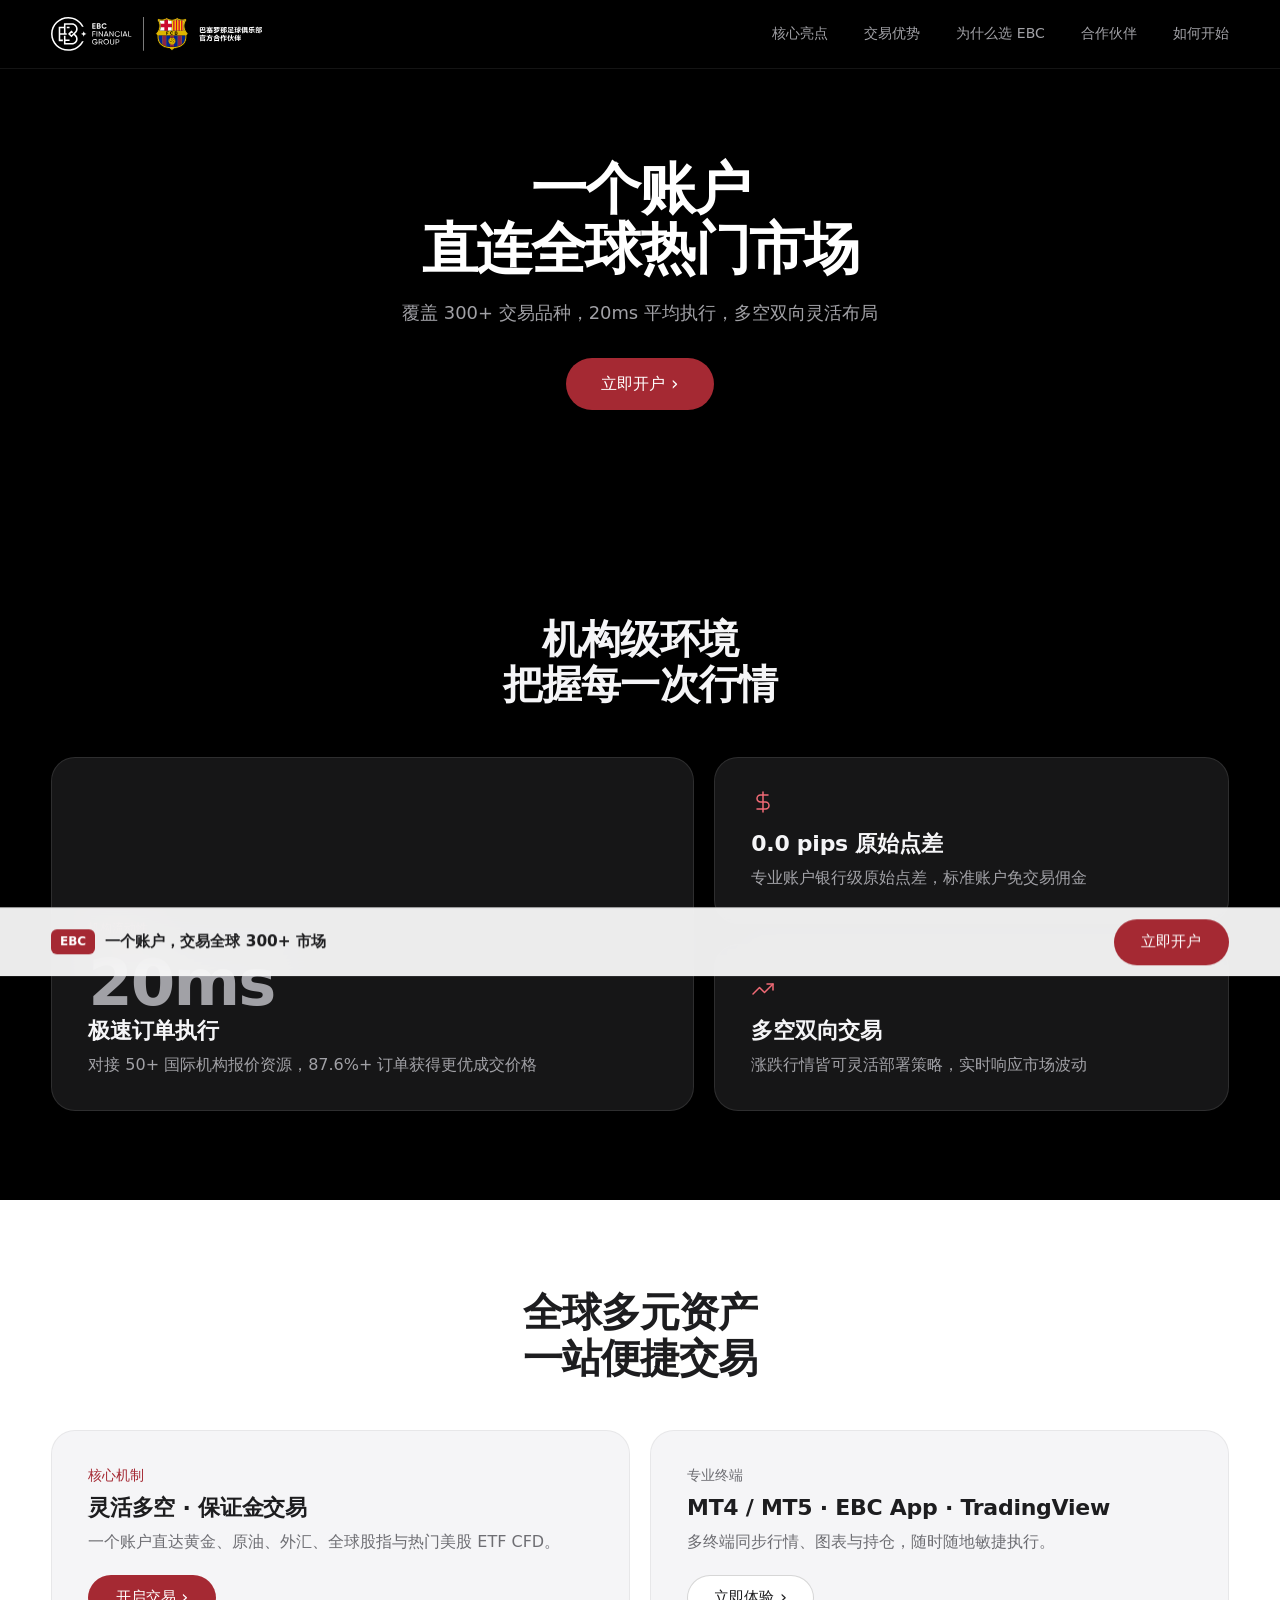
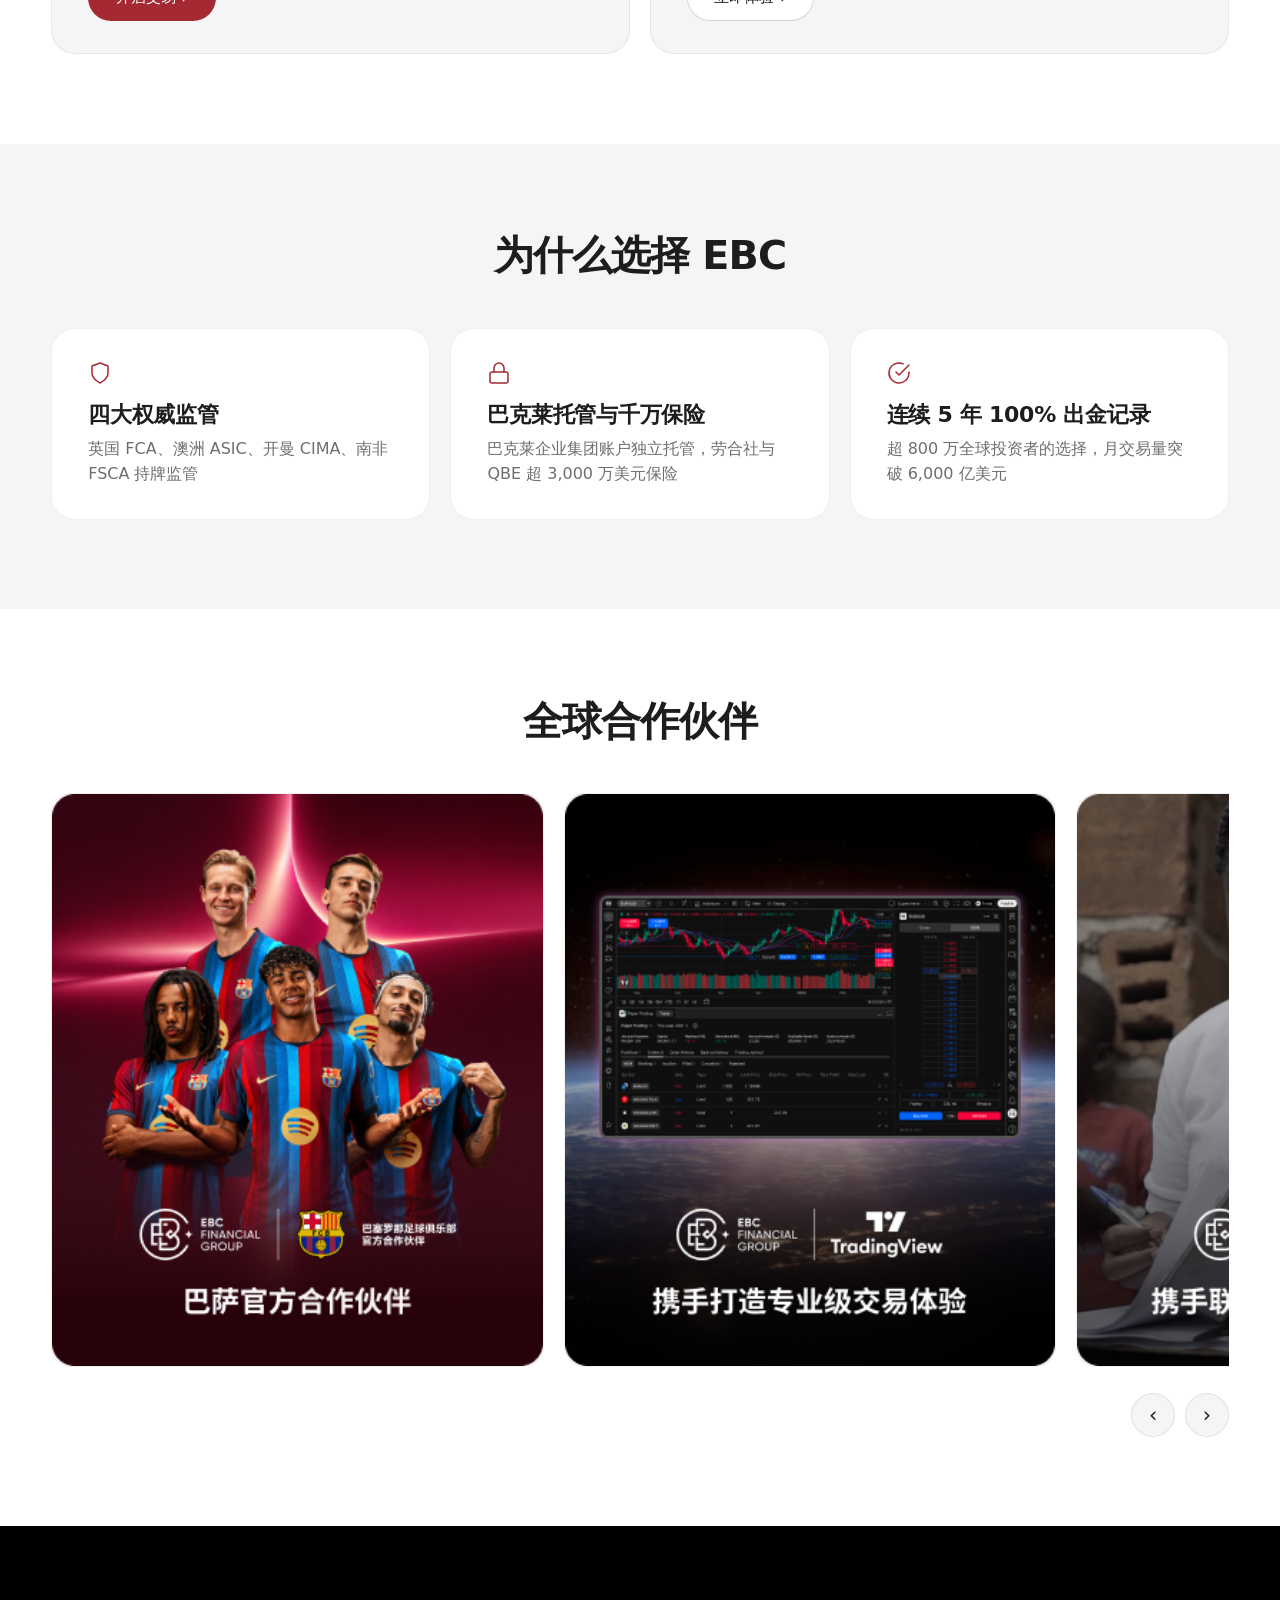
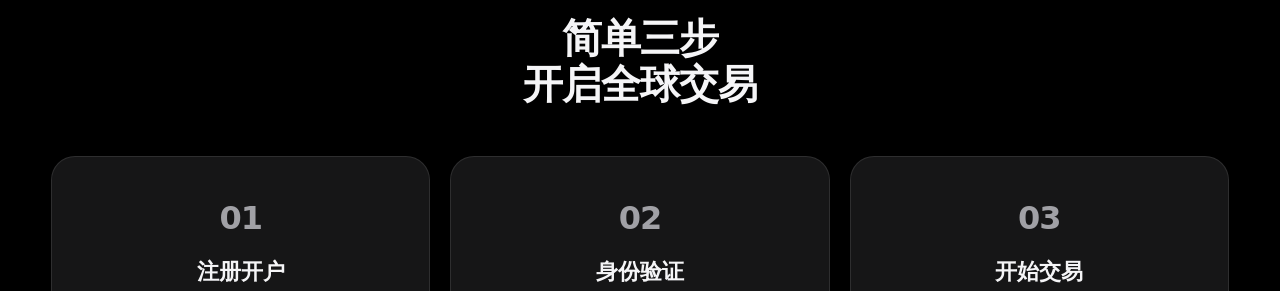
<file: design/starters/lp-product/index.html>
<!doctype html>
<html lang="zh-CN">
<head>
  <meta charset="utf-8" />
  <meta name="viewport" content="width=device-width, initial-scale=1" />
  <title>EBC 金融集团 · 产品推广页模板</title>
  <meta name="description" content="EBC 金融集团多资产交易推广页官方基础模板。" />
  <link rel="stylesheet" href="./styles.css" />
</head>
<body>
  <!-- ==================== HERO STAGE（页头 + 主视觉） ==================== -->
  <section class="hero-stage" id="top">
    <header class="lp-nav">
      <div class="lp-container lp-nav__inner">
        <a href="#top" class="lp-brand" aria-label="EBC Financial Group — 巴塞罗那足球俱乐部官方合作伙伴">
          <img
            src="../../assets/logos/on-dark/cn.svg"
            alt="EBC Financial Group — 巴塞罗那足球俱乐部官方合作伙伴"
            class="lp-brand__logo"
            width="230"
            height="36"
          />
        </a>

        <nav class="lp-nav__links" aria-label="页面导航">
          <a href="#highlights">核心亮点</a>
          <a href="#product">交易优势</a>
          <a href="#why-ebc">为什么选 EBC</a>
          <a href="#partners">合作伙伴</a>
          <a href="#steps">如何开始</a>
        </nav>

        <button
          type="button"
          class="lp-menu-btn"
          id="menuToggle"
          aria-label="打开导航菜单"
          aria-expanded="false"
          aria-controls="mobileDrawer"
        >
          <span></span>
          <span></span>
        </button>
      </div>

      <div class="lp-mobile-drawer" id="mobileDrawer" hidden>
        <a href="#highlights">核心亮点</a>
        <a href="#product">交易优势</a>
        <a href="#why-ebc">为什么选 EBC</a>
        <a href="#partners">合作伙伴</a>
        <a href="#steps">如何开始</a>
        <button type="button" class="ui-btn ui-btn--primary ui-btn--full" data-open-modal="移动端菜单">
          立即开户
        </button>
      </div>
    </header>

    <div class="lp-container hero-body">
      <div class="hero-copy">
        <!-- 标题中间有逗号时，直接去逗号拆两行 -->
        <h1>一个账户<br />直连全球热门市场</h1>
        <p class="hero-lead">覆盖 300+ 交易品种，20ms 平均执行，多空双向灵活布局</p>
        <button type="button" class="ui-btn ui-btn--primary ui-btn--lg" id="heroCtaAnchor" data-open-modal="首屏主按钮">
          立即开户 <span class="ui-chevron" aria-hidden="true">›</span>
        </button>
      </div>

      <!-- 视觉位：有生图能力放全幅 3D/场景满出血图或透明底 3D PNG；严禁放文字数据卡 -->
      <div class="hero-visual" aria-hidden="true"></div>
    </div>
  </section>

  <main>
    <!-- ==================== B1: 主题卖点 Bento（移动端不设模块副标题） ==================== -->
    <section class="lp-section lp-section--dark" id="highlights" aria-labelledby="highlights-title">
      <div class="lp-container lp-container--standard">
        <h2 class="ui-h2 ui-h2--inverse" id="highlights-title">
          机构级环境<br />把握每一次行情
        </h2>

        <!-- Bento 布局：左侧主卡支持全幅融合视觉或大号核心数据卡（无生图模型优雅降级，不复用 Hero 同图） -->
        <div class="bento-grid">
          <article class="bento-card bento-card--feature">
            <span class="ui-tag">机构流动性</span>
            <p class="bento-metric">20ms</p>
            <h3>极速订单执行</h3>
            <p>对接 50+ 国际机构报价资源，87.6%+ 订单获得更优成交价格</p>
          </article>

          <article class="bento-card">
            <span class="ui-icon ui-icon--brand-light" aria-hidden="true">
              <svg width="24" height="24" viewBox="0 0 24 24" fill="none" stroke="currentColor" stroke-width="1.5" stroke-linecap="round" stroke-linejoin="round"><path d="M12 2v20M17 5H9.5a3.5 3.5 0 0 0 0 7h5a3.5 3.5 0 0 1 0 7H6"/></svg>
            </span>
            <h3>0.0 pips 原始点差</h3>
            <p>专业账户银行级原始点差，标准账户免交易佣金</p>
          </article>

          <article class="bento-card">
            <span class="ui-icon ui-icon--brand-light" aria-hidden="true">
              <svg width="24" height="24" viewBox="0 0 24 24" fill="none" stroke="currentColor" stroke-width="1.5" stroke-linecap="round" stroke-linejoin="round"><polyline points="22 7 13.5 15.5 8.5 10.5 2 17"/><polyline points="16 7 22 7 22 13"/></svg>
            </span>
            <h3>多空双向交易</h3>
            <p>涨跌行情皆可灵活部署策略，实时响应市场波动</p>
          </article>
        </div>
      </div>
    </section>

    <!-- ==================== B2: 产品与标的区（浅白对比段） ==================== -->
    <section class="lp-section lp-section--white" id="product" aria-labelledby="product-title">
      <div class="lp-container lp-container--standard">
        <h2 class="ui-h2" id="product-title">
          全球多元资产<br />一站便捷交易
        </h2>

        <div class="two-col-grid">
          <article class="surface-card surface-card--light">
            <span class="ui-eyebrow ui-eyebrow--brand">核心机制</span>
            <h3>灵活多空 · 保证金交易</h3>
            <p>一个账户直达黄金、原油、外汇、全球股指与热门美股 ETF CFD。</p>
            <button type="button" class="ui-btn ui-btn--primary" data-open-modal="产品区主卡">
              开启交易 <span class="ui-chevron" aria-hidden="true">›</span>
            </button>
          </article>

          <article class="surface-card surface-card--light">
            <span class="ui-eyebrow">专业终端</span>
            <h3>MT4 / MT5 · EBC App · TradingView</h3>
            <p>多终端同步行情、图表与持仓，随时随地敏捷执行。</p>
            <button type="button" class="ui-btn ui-btn--secondary" data-open-modal="终端了解">
              立即体验 <span class="ui-chevron" aria-hidden="true">›</span>
            </button>
          </article>
        </div>
      </div>
    </section>

    <!-- ==================== B3: 为什么选择 EBC（从 V14.1 抽取 3 项高转化王牌卖点） ==================== -->
    <section class="lp-section lp-section--gray" id="why-ebc" aria-labelledby="why-title">
      <div class="lp-container lp-container--standard">
        <h2 class="ui-h2" id="why-title">为什么选择 EBC</h2>

        <div class="three-col-grid">
          <article class="surface-card surface-card--white">
            <span class="ui-icon ui-icon--brand" aria-hidden="true">
              <svg width="24" height="24" viewBox="0 0 24 24" fill="none" stroke="currentColor" stroke-width="1.5" stroke-linecap="round" stroke-linejoin="round"><path d="M12 22s8-4 8-10V5l-8-3-8 3v7c0 6 8 10 8 10z"/></svg>
            </span>
            <h3>四大权威监管</h3>
            <p>英国 FCA、澳洲 ASIC、开曼 CIMA、南非 FSCA 持牌监管</p>
          </article>

          <article class="surface-card surface-card--white">
            <span class="ui-icon ui-icon--brand" aria-hidden="true">
              <svg width="24" height="24" viewBox="0 0 24 24" fill="none" stroke="currentColor" stroke-width="1.5" stroke-linecap="round" stroke-linejoin="round"><rect x="3" y="11" width="18" height="11" rx="2"/><path d="M7 11V7a5 5 0 0 1 10 0v4"/></svg>
            </span>
            <h3>巴克莱托管与千万保险</h3>
            <p>巴克莱企业集团账户独立托管，劳合社与 QBE 超 3,000 万美元保险</p>
          </article>

          <article class="surface-card surface-card--white">
            <span class="ui-icon ui-icon--brand" aria-hidden="true">
              <svg width="24" height="24" viewBox="0 0 24 24" fill="none" stroke="currentColor" stroke-width="1.5" stroke-linecap="round" stroke-linejoin="round"><path d="M22 11.08V12a10 10 0 1 1-5.93-9.14"/><polyline points="22 4 12 14.01 9 11.01"/></svg>
            </span>
            <h3>连续 5 年 100% 出金记录</h3>
            <p>超 800 万全球投资者的选择，月交易量突破 6,000 亿美元</p>
          </article>
        </div>
      </div>
    </section>

    <!-- ==================== M07: 全球合作伙伴（官方成品图，严禁二次叠字） ==================== -->
    <section class="lp-section lp-section--white" id="partners" aria-labelledby="partners-title">
      <div class="lp-container">
        <h2 class="ui-h2" id="partners-title">全球合作伙伴</h2>

        <div class="partners-carousel" id="partnersTrack" role="region" aria-label="全球合作伙伴展示">
          <figure class="partner-slide">
            <picture>
              <source media="(max-width: 720px)" srcset="../../assets/partners/mobile/fcb.png" />
              <img src="../../assets/partners/pc/fcb.png" alt="EBC 金融集团 — 巴萨官方合作伙伴" loading="lazy" />
            </picture>
          </figure>
          <figure class="partner-slide">
            <picture>
              <source media="(max-width: 720px)" srcset="../../assets/partners/mobile/tradingview.png" />
              <img src="../../assets/partners/pc/tradingview.png" alt="EBC 金融集团 × TradingView — 携手打造专业级交易体验" loading="lazy" />
            </picture>
          </figure>
          <figure class="partner-slide">
            <picture>
              <source media="(max-width: 720px)" srcset="../../assets/partners/mobile/un.png" />
              <img src="../../assets/partners/pc/un.png" alt="EBC 金融集团 — 携手联合国基金会抗击疟疾" loading="lazy" />
            </picture>
          </figure>
          <figure class="partner-slide">
            <picture>
              <source media="(max-width: 720px)" srcset="../../assets/partners/mobile/oxford.png" />
              <img src="../../assets/partners/pc/oxford.png" alt="EBC 金融集团 — 联合牛津大学举办研讨会" loading="lazy" />
            </picture>
          </figure>
          <figure class="partner-slide">
            <picture>
              <source media="(max-width: 720px)" srcset="../../assets/partners/mobile/cctv.png" />
              <img src="../../assets/partners/pc/cctv.png" alt="EBC 接受 CCTV 专访" loading="lazy" />
            </picture>
          </figure>
        </div>

        <div class="partners-controls" aria-label="切换合作伙伴卡片">
          <button type="button" class="partners-arrow" id="partnerPrev" aria-label="上一张">‹</button>
          <button type="button" class="partners-arrow" id="partnerNext" aria-label="下一张">›</button>
        </div>
      </div>
    </section>

    <!-- ==================== M08: 简单三步 ==================== -->
    <section class="lp-section lp-section--dark" id="steps" aria-labelledby="steps-title">
      <div class="lp-container lp-container--standard">
        <h2 class="ui-h2 ui-h2--inverse" id="steps-title">
          简单三步<br />开启全球交易
        </h2>

        <ol class="steps-grid">
          <li class="step-card">
            <span class="step-card__num">01</span>
            <strong>注册开户</strong>
          </li>
          <li class="step-card">
            <span class="step-card__num">02</span>
            <strong>身份验证</strong>
          </li>
          <li class="step-card">
            <span class="step-card__num">03</span>
            <strong>开始交易</strong>
          </li>
        </ol>
      </div>
    </section>
  </main>

  <!-- ==================== L1: 极简页脚 ==================== -->
  <footer class="lp-footer" id="legal-footer">
    <div class="lp-container lp-container--standard">
      <p>© 2026 EBC Financial Group</p>
      <p>市场有风险，投资需谨慎。差价合约（CFD）属带杠杆金融衍生品，可能存在本金亏损风险。</p>
    </div>
  </footer>

  <!-- ==================== G3: 吸底条（滚出首屏出现） ==================== -->
  <div class="sticky-bar" id="stickyBar" aria-hidden="true">
    <div class="lp-container lp-container--standard sticky-bar__inner">
      <div class="sticky-bar__title">
        <span class="sticky-bar__pill">EBC</span>
        <strong>一个账户，交易全球 300+ 市场</strong>
      </div>
      <button type="button" class="ui-btn ui-btn--primary" data-open-modal="吸底悬浮条">
        立即开户
      </button>
    </div>
  </div>

  <!-- ==================== G4: 无障碍开户弹窗 ==================== -->
  <div class="modal-backdrop" id="registerModal" hidden role="dialog" aria-modal="true" aria-labelledby="modalTitle">
    <div class="modal-dialog" role="document">
      <button type="button" class="modal-close" id="modalClose" aria-label="关闭弹窗">×</button>

      <div id="modalFormView">
        <span class="modal-tag">开户流程预览</span>
        <h2 id="modalTitle">开设 EBC 交易账户</h2>
        <p class="modal-desc" id="modalContext">填写基本信息即可体验开户流程（演示页面不提交真实数据）。</p>

        <form class="reg-form" id="registerForm" novalidate>
          <div class="field">
            <label for="regName">姓名 / 称呼 *</label>
            <input type="text" id="regName" placeholder="请输入您的称呼" required autocomplete="name" />
            <span class="field__err" id="errName" role="alert"></span>
          </div>

          <div class="field">
            <label for="regEmail">电子邮箱 *</label>
            <input type="email" id="regEmail" placeholder="name@example.com" required autocomplete="email" />
            <span class="field__err" id="errEmail" role="alert"></span>
          </div>

          <div class="field">
            <label for="regPhone">手机号码 *</label>
            <div class="phone-row">
              <select id="regDial" aria-label="区号">
                <option value="+852">+852</option>
                <option value="+886">+886</option>
                <option value="+65">+65</option>
                <option value="+60">+60</option>
                <option value="+86">+86</option>
              </select>
              <input type="tel" id="regPhone" placeholder="请输入手机号" required autocomplete="tel-national" />
            </div>
            <span class="field__err" id="errPhone" role="alert"></span>
          </div>

          <label class="risk-check">
            <input type="checkbox" id="regRisk" required />
            <span>我已知悉差价合约（CFD）属带杠杆金融衍生品，存在投资风险。</span>
          </label>
          <span class="field__err" id="errRisk" role="alert"></span>

          <button type="submit" class="ui-btn ui-btn--primary ui-btn--full">提交开户意向（Demo）</button>
        </form>
      </div>

      <div id="modalSuccessView" class="modal-success" hidden>
        <div class="modal-success__check" aria-hidden="true">✓</div>
        <h3>开户流程演示完成</h3>
        <p id="modalSuccessText"></p>
        <button type="button" class="ui-btn ui-btn--primary" id="modalDoneBtn">返回页面</button>
      </div>
    </div>
  </div>

  <script src="./app.js"></script>
</body>
</html>
</file>
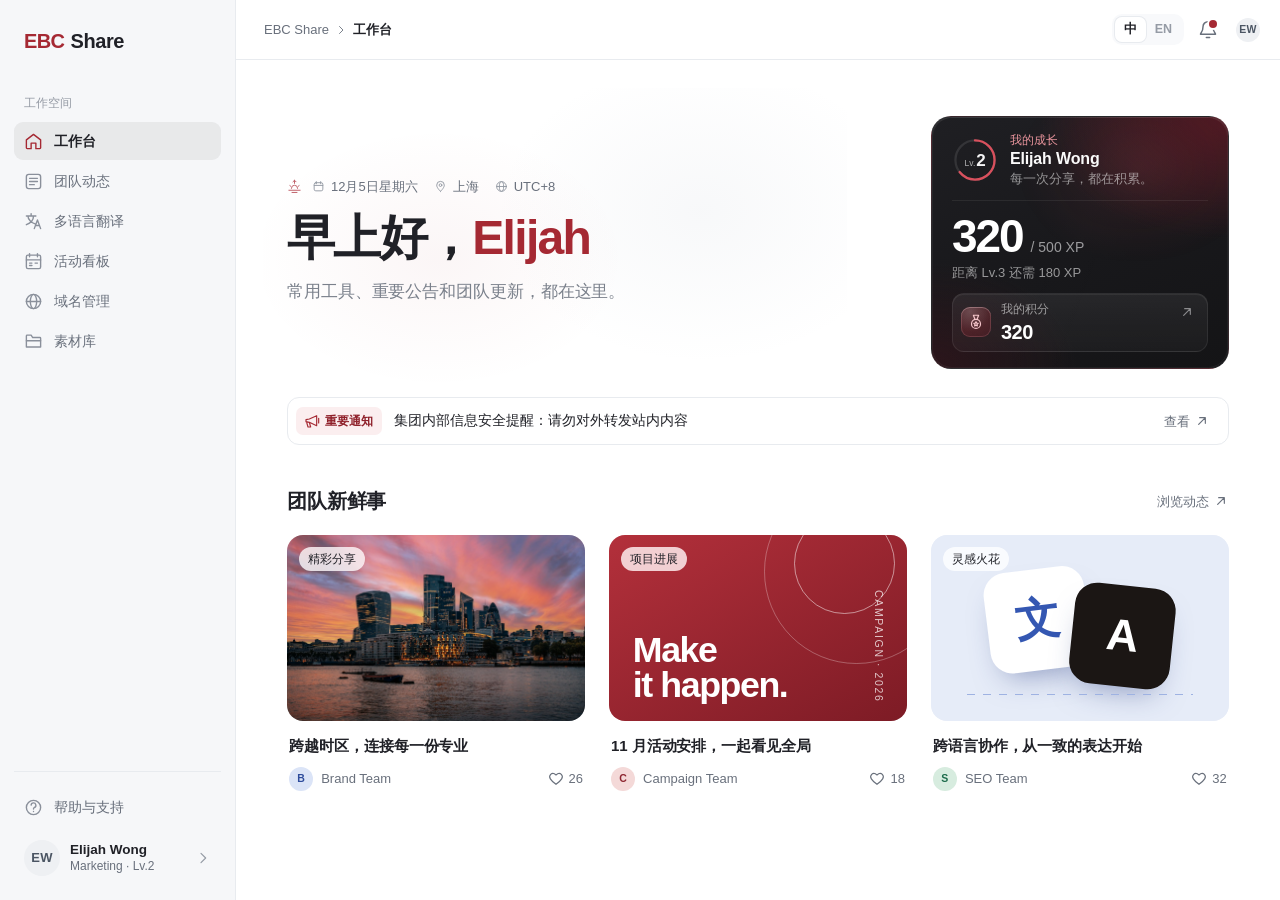
<file: projects/2026-11-ebcshare-workplace/demo/index.html>
<!doctype html>
<html lang="zh-CN">
<head>
  <meta charset="UTF-8"><meta name="viewport" content="width=device-width, initial-scale=1">
  <meta name="theme-color" content="#f3f0ea"><meta name="robots" content="noindex,nofollow">
  <meta name="description" content="EBC Share 集团工作平台：团队动态、工作工具与重要公告。可交互前端视觉方案。">
  <link rel="icon" href="favicon.svg" type="image/svg+xml">
<title>EBC Share · 工作台</title>
  <link rel="stylesheet" href="styles.css">
</head>
<body>
  <a class="skip-link" href="#main">跳转到主要内容 / Skip to content</a>
  <div id="app"></div>
  <div id="overlay-root"></div>
  <div id="toast" class="toast" role="status" aria-live="polite"></div>
  <script src="data.js"></script><script src="app.js"></script>
</body>
</html>
</file>
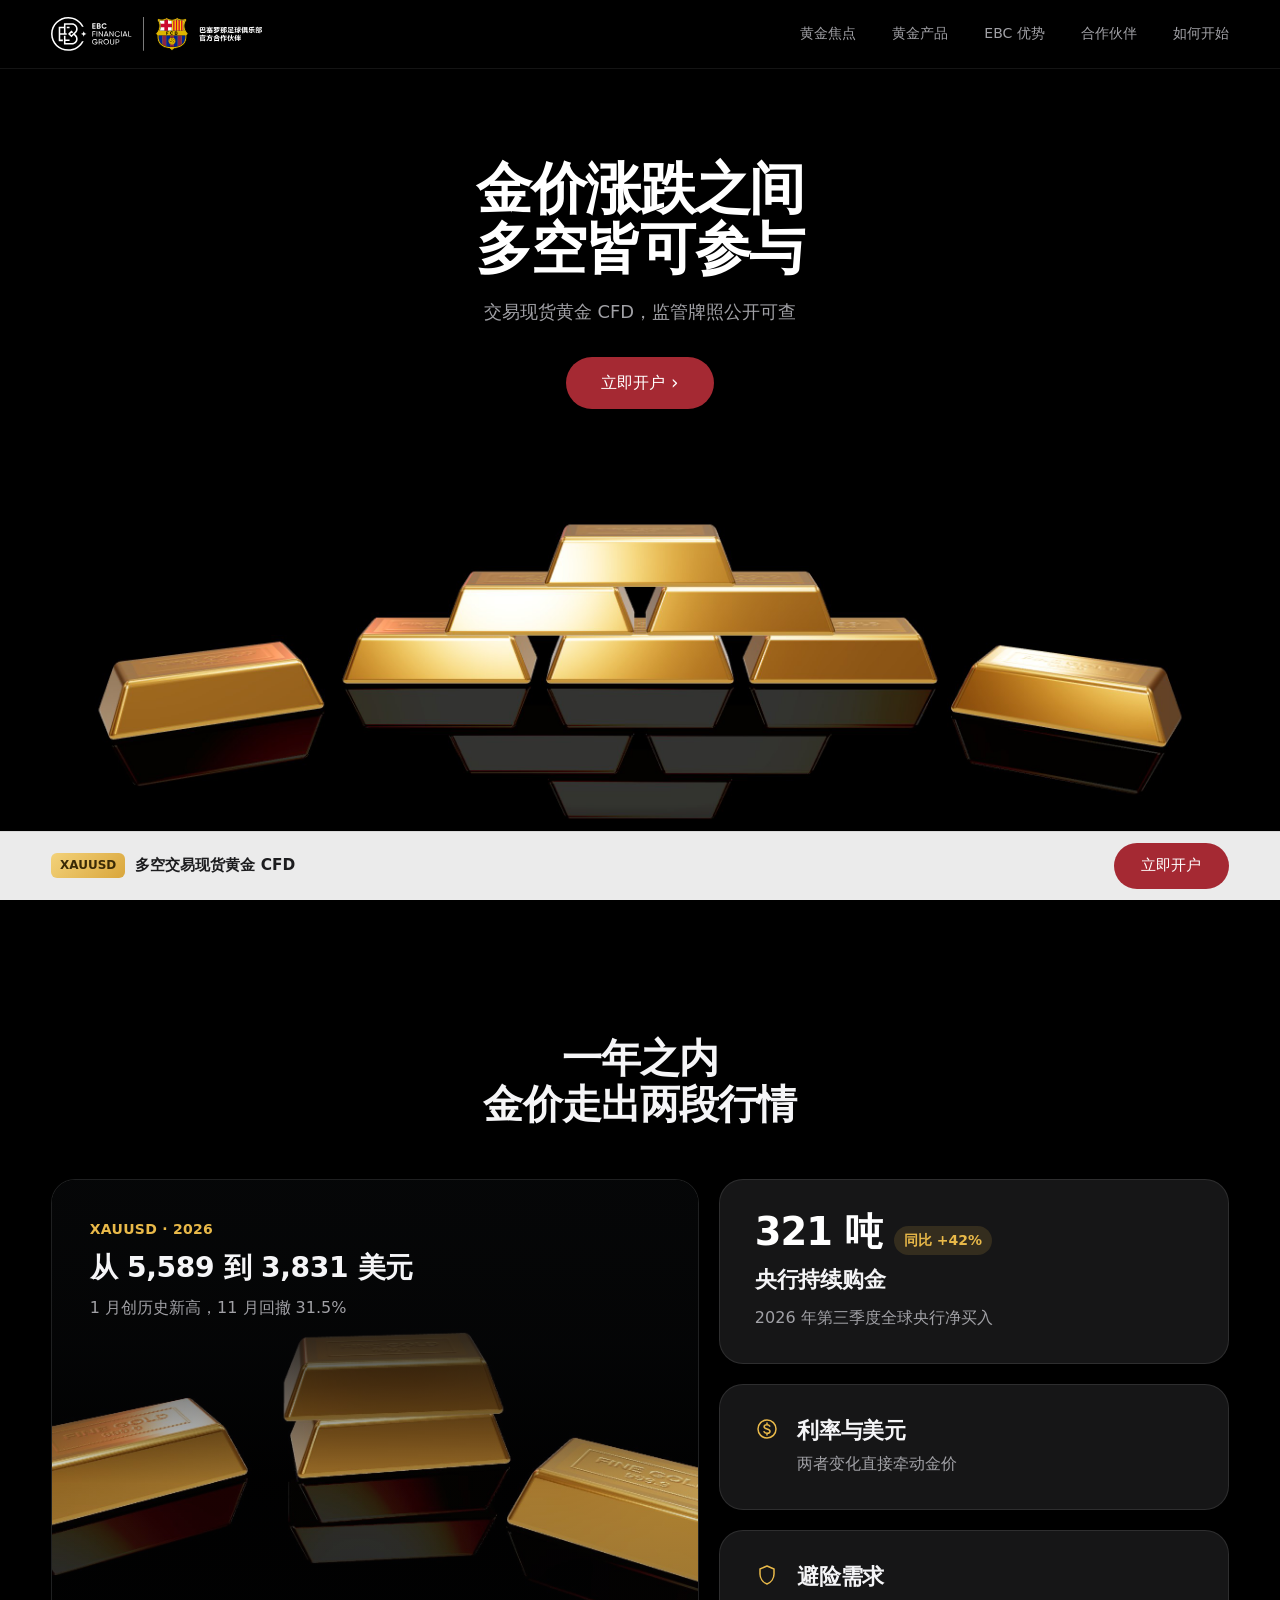
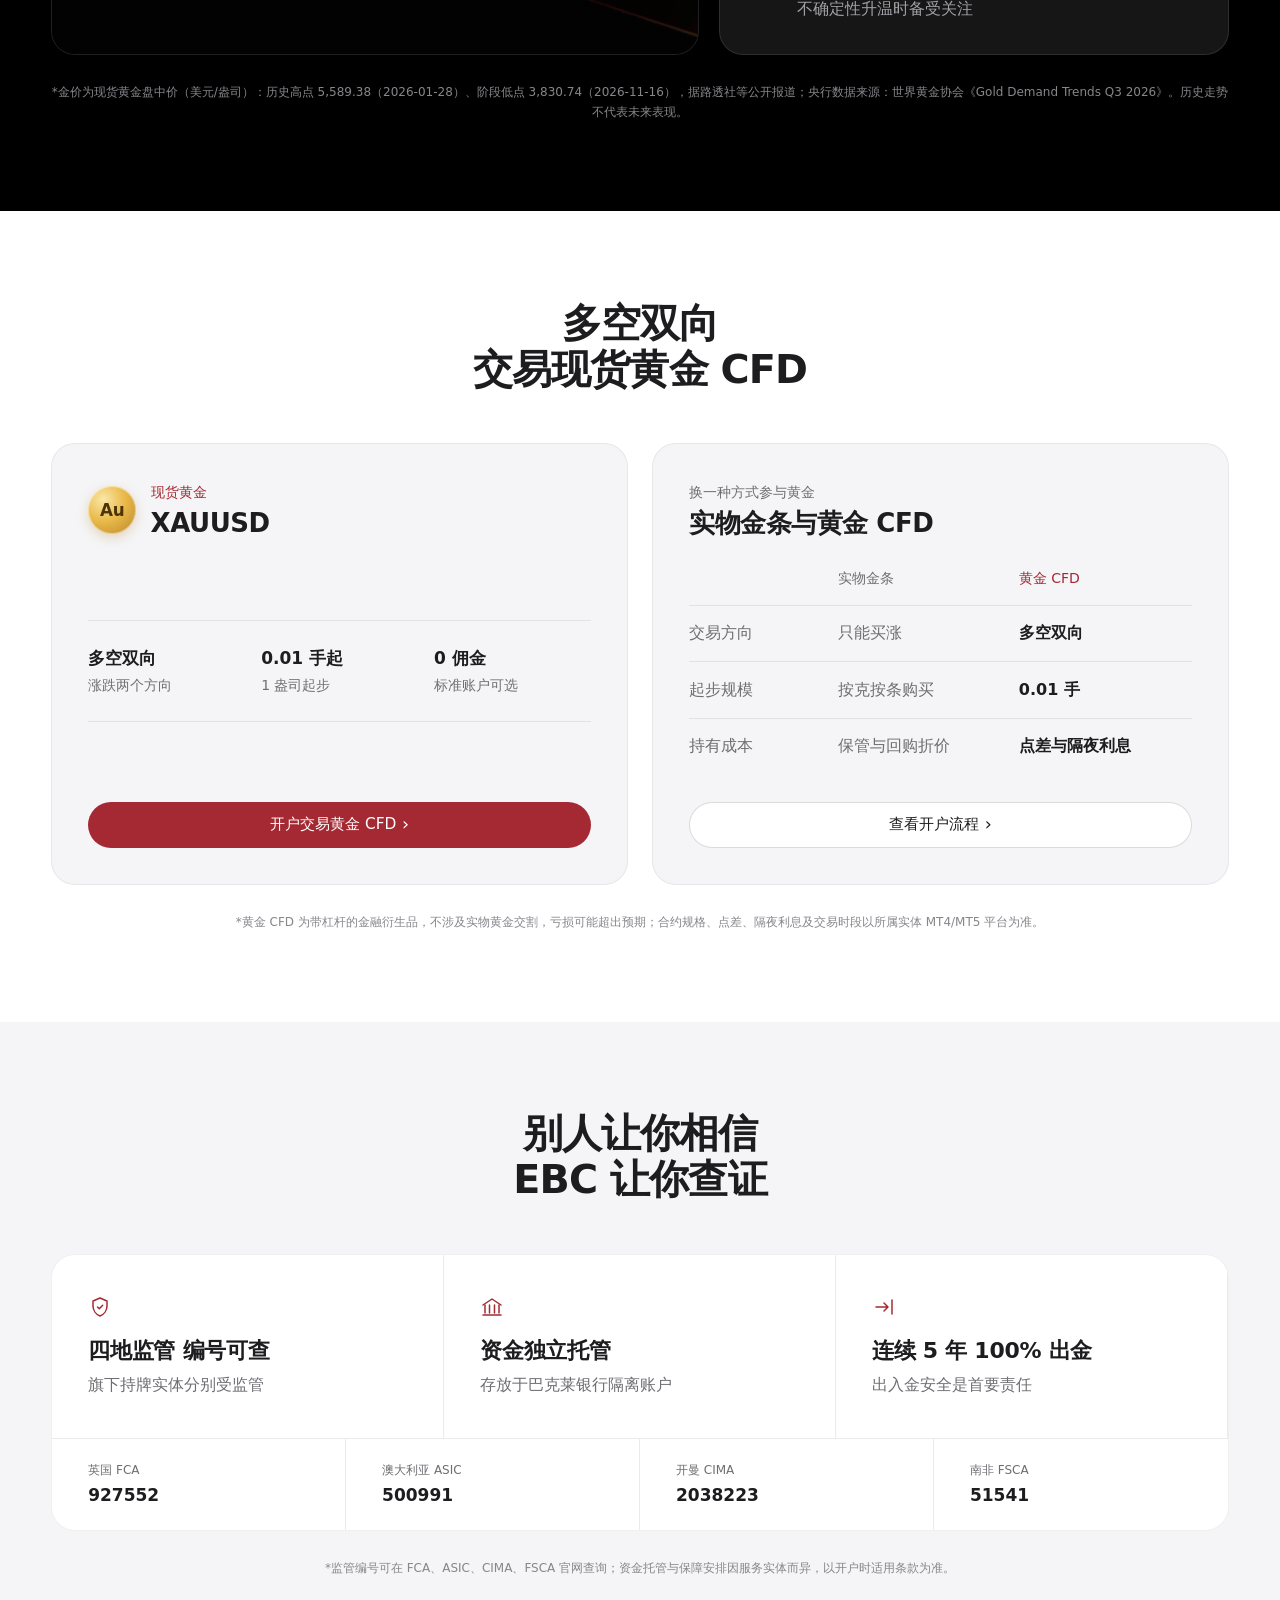
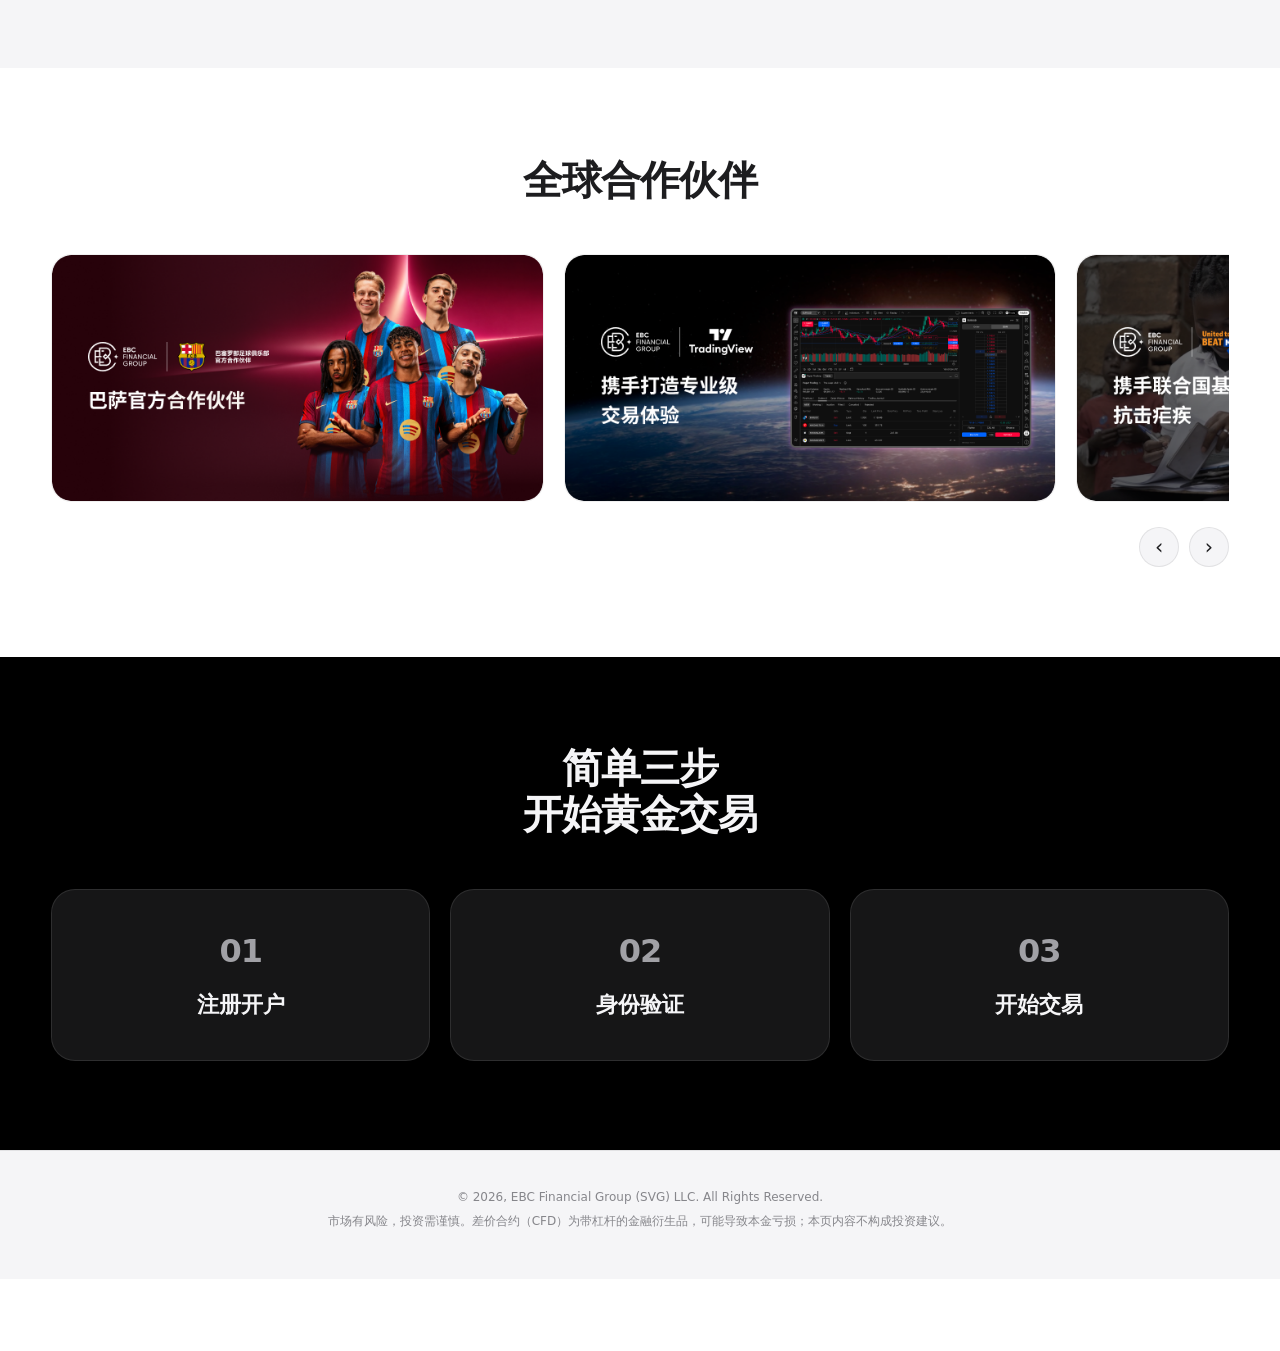
<file: projects/2026-11-gold-cfd-lp/demo/index.html>
<!DOCTYPE html>
<html lang="zh-CN">
<head>
  <meta charset="UTF-8" />
  <meta name="viewport" content="width=device-width, initial-scale=1.0" />
  <title>金价涨跌之间，多空皆可参与 · EBC 金融集团现货黄金 CFD</title>
  <meta name="description" content="在 EBC 金融集团多空双向交易现货黄金差价合约（XAUUSD CFD）。旗下持牌实体受 FCA、ASIC、CIMA、FSCA 监管，监管编号公开可查。" />
  <link rel="stylesheet" href="styles.css" />
</head>
<body>
  <!-- G2 + M01: 透明融合导航 + 居中全幅 3D 黄金舞台（v0.8 模式 A） -->
  <section class="hero-stage" id="top" aria-labelledby="hero-title">
    <header class="lp-nav">
      <div class="lp-container lp-nav__inner">
        <a href="#top" class="lp-brand" aria-label="EBC Financial Group — 巴塞罗那足球俱乐部官方合作伙伴">
          <img src="assets/logo-cn-dark.svg" alt="EBC Financial Group — 巴塞罗那足球俱乐部官方合作伙伴" class="lp-brand__logo" width="230" height="36" />
        </a>

        <nav class="lp-nav__links" aria-label="页面导航">
          <a href="#gold-why">黄金焦点</a>
          <a href="#gold-product">黄金产品</a>
          <a href="#why-ebc">EBC 优势</a>
          <a href="#partners">合作伙伴</a>
          <a href="#steps">如何开始</a>
        </nav>

        <button type="button" class="lp-menu-btn" id="menuToggle" aria-label="打开导航菜单" aria-expanded="false" aria-controls="mobileDrawer">
          <span></span>
          <span></span>
        </button>
      </div>

      <div class="lp-mobile-drawer" id="mobileDrawer" hidden>
        <a href="#gold-why">黄金焦点</a>
        <a href="#gold-product">黄金产品</a>
        <a href="#why-ebc">EBC 优势</a>
        <a href="#partners">合作伙伴</a>
        <a href="#steps">如何开始</a>
        <button type="button" class="ui-btn ui-btn--primary ui-btn--full" data-open-modal="移动端菜单">立即开户</button>
      </div>
    </header>

    <div class="hero-fullbleed">
      <div class="lp-container hero-fullbleed__copy">
        <h1 class="hero__title" id="hero-title">金价涨跌之间<br />多空皆可参与</h1>
        <p class="hero__subtitle">交易现货黄金 CFD，监管牌照公开可查</p>
        <div class="hero__cta-wrap" id="heroCtaAnchor">
          <button type="button" class="ui-btn ui-btn--primary ui-btn--lg" data-open-modal="Hero 主按钮">
            立即开户 <span class="ui-chevron" aria-hidden="true">›</span>
          </button>
        </div>
      </div>

      <div class="hero-fullbleed__visual" aria-hidden="true">
        <img src="assets/hero-gold-stage.jpg" alt="" class="hero-fullbleed__img" width="2400" height="1200" />
      </div>
    </div>
  </section>

  <main>
    <!-- B1 · WHY-CARE · 黑底 Bento 主次分层 -->
    <section class="lp-section lp-section--dark" id="gold-why" aria-labelledby="b1-title">
      <div class="lp-container lp-container--standard">
        <h2 class="ui-h2 ui-h2--inverse" id="b1-title">一年之内<br />金价走出两段行情</h2>

        <div class="bento-grid">
          <article class="bento-card bento-card--hero">
            <div class="bento-card__text">
              <span class="bento-kicker">XAUUSD · 2026</span>
              <h3>从 5,589 到 3,831 美元</h3>
              <p>1 月创历史新高，11 月回撤 31.5%</p>
            </div>
            <div class="bento-card__media">
              <img src="assets/bento-gold-bars.jpg" alt="3D 渲染金条" loading="lazy" width="1400" height="1050" />
            </div>
          </article>

          <div class="bento-stack">
            <article class="bento-card bento-card--metric">
              <div class="bento-metric-row">
                <span class="bento-big-num">321 吨</span>
                <span class="bento-delta">同比 +42%</span>
              </div>
              <h3>央行持续购金</h3>
              <p>2026 年第三季度全球央行净买入</p>
            </article>

            <article class="bento-card">
              <span class="ui-icon ui-icon--gold" aria-hidden="true">
                <svg viewBox="0 0 24 24" width="24" height="24" fill="none" stroke="currentColor" stroke-width="1.5" stroke-linecap="round" stroke-linejoin="round">
                  <circle cx="12" cy="12" r="9" />
                  <path d="M14.8 9.2c-.5-.9-1.6-1.5-2.8-1.5-1.7 0-2.9.9-2.9 2.1 0 2.9 5.9 1.5 5.9 4.4 0 1.2-1.3 2.1-3 2.1-1.3 0-2.5-.6-3-1.6M12 6v1.7M12 16.3V18" />
                </svg>
              </span>
              <div>
                <h3>利率与美元</h3>
                <p>两者变化直接牵动金价</p>
              </div>
            </article>

            <article class="bento-card">
              <span class="ui-icon ui-icon--gold" aria-hidden="true">
                <svg viewBox="0 0 24 24" width="24" height="24" fill="none" stroke="currentColor" stroke-width="1.5" stroke-linecap="round" stroke-linejoin="round">
                  <path d="M12 3l7 3v5c0 4.5-3 8.5-7 10-4-1.5-7-5.5-7-10V6l7-3z" />
                </svg>
              </span>
              <div>
                <h3>避险需求</h3>
                <p>不确定性升温时备受关注</p>
              </div>
            </article>
          </div>
        </div>

        <p class="ui-footnote">*金价为现货黄金盘中价（美元/盎司）：历史高点 5,589.38（2026-01-28）、阶段低点 3,830.74（2026-11-16），据路透社等公开报道；央行数据来源：世界黄金协会《Gold Demand Trends Q3 2026》。历史走势不代表未来表现。</p>
      </div>
    </section>

    <!-- B2 · PRODUCT · 白底双卡 -->
    <section class="lp-section lp-section--white" id="gold-product" aria-labelledby="b2-title">
      <div class="lp-container lp-container--standard">
        <h2 class="ui-h2" id="b2-title">多空双向<br />交易现货黄金 CFD</h2>

        <div class="product-pair">
          <article class="product-card product-card--gold">
            <div class="product-card__head">
              <div class="product-card__identity">
                <span class="asset-badge asset-badge--gold" aria-hidden="true">Au</span>
                <div>
                  <span class="ui-eyebrow ui-eyebrow--brand">现货黄金</span>
                  <h3>XAUUSD</h3>
                </div>
              </div>
            </div>

            <div class="product-card__stats">
              <div>
                <strong>多空双向</strong>
                <span>涨跌两个方向</span>
              </div>
              <div>
                <strong>0.01 手起</strong>
                <span>1 盎司起步</span>
              </div>
              <div>
                <strong>0 佣金</strong>
                <span>标准账户可选</span>
              </div>
            </div>

            <button type="button" class="ui-btn ui-btn--primary ui-btn--full" data-open-modal="B2 黄金产品卡">
              开户交易黄金 CFD <span class="ui-chevron" aria-hidden="true">›</span>
            </button>
          </article>

          <article class="product-card">
            <div class="product-card__head">
              <div>
                <span class="ui-eyebrow">换一种方式参与黄金</span>
                <h3>实物金条与黄金 CFD</h3>
              </div>
            </div>

            <table class="compare-table">
              <caption class="sr-only">实物金条与黄金 CFD 对比</caption>
              <thead>
                <tr>
                  <th scope="col"><span class="sr-only">对比项</span></th>
                  <th scope="col">实物金条</th>
                  <th scope="col" class="is-ebc">黄金 CFD</th>
                </tr>
              </thead>
              <tbody>
                <tr>
                  <th scope="row">交易方向</th>
                  <td>只能买涨</td>
                  <td class="is-ebc">多空双向</td>
                </tr>
                <tr>
                  <th scope="row">起步规模</th>
                  <td>按克按条购买</td>
                  <td class="is-ebc">0.01 手</td>
                </tr>
                <tr>
                  <th scope="row">持有成本</th>
                  <td>保管与回购折价</td>
                  <td class="is-ebc">点差与隔夜利息</td>
                </tr>
              </tbody>
            </table>

            <a href="#steps" class="ui-btn ui-btn--secondary ui-btn--full">
              查看开户流程 <span class="ui-chevron" aria-hidden="true">›</span>
            </a>
          </article>
        </div>

        <p class="ui-footnote">*黄金 CFD 为带杠杆的金融衍生品，不涉及实物黄金交割，亏损可能超出预期；合约规格、点差、隔夜利息及交易时段以所属实体 MT4/MT5 平台为准。</p>
      </div>
    </section>

    <!-- B3 · WHY-EBC · 浅灰底三栏信任面板 -->
    <section class="lp-section lp-section--gray" id="why-ebc" aria-labelledby="b3-title">
      <div class="lp-container lp-container--standard">
        <h2 class="ui-h2" id="b3-title">别人让你相信<br />EBC 让你查证</h2>

        <div class="ebc-trust-panel">
          <article class="trust-col">
            <span class="ui-icon ui-icon--brand" aria-hidden="true">
              <svg viewBox="0 0 24 24" width="24" height="24" fill="none" stroke="currentColor" stroke-width="1.5" stroke-linecap="round" stroke-linejoin="round">
                <path d="M12 3l7 3v5c0 4.5-3 8.5-7 10-4-1.5-7-5.5-7-10V6l7-3z" />
                <path d="M9.5 12l1.8 1.8 3.4-3.6" />
              </svg>
            </span>
            <h3>四地监管 编号可查</h3>
            <p>旗下持牌实体分别受监管</p>
          </article>

          <article class="trust-col">
            <span class="ui-icon ui-icon--brand" aria-hidden="true">
              <svg viewBox="0 0 24 24" width="24" height="24" fill="none" stroke="currentColor" stroke-width="1.5" stroke-linecap="round" stroke-linejoin="round">
                <path d="M3 10l9-6 9 6" />
                <path d="M5 10v8M9.5 10v8M14.5 10v8M19 10v8M3 20h18" />
              </svg>
            </span>
            <h3>资金独立托管</h3>
            <p>存放于巴克莱银行隔离账户</p>
          </article>

          <article class="trust-col">
            <span class="ui-icon ui-icon--brand" aria-hidden="true">
              <svg viewBox="0 0 24 24" width="24" height="24" fill="none" stroke="currentColor" stroke-width="1.5" stroke-linecap="round" stroke-linejoin="round">
                <path d="M4 12h12M12 8l4 4-4 4" />
                <path d="M20 5v14" />
              </svg>
            </span>
            <h3>连续 5 年 100% 出金</h3>
            <p>出入金安全是首要责任</p>
          </article>

          <ul class="license-strip" aria-label="监管机构与监管号">
            <li><span>英国 FCA</span>927552</li>
            <li><span>澳大利亚 ASIC</span>500991</li>
            <li><span>开曼 CIMA</span>2038223</li>
            <li><span>南非 FSCA</span>51541</li>
          </ul>
        </div>

        <p class="ui-footnote">*监管编号可在 FCA、ASIC、CIMA、FSCA 官网查询；资金托管与保障安排因服务实体而异，以开户时适用条款为准。</p>
      </div>
    </section>

    <!-- M07 · 全球合作伙伴 -->
    <section class="lp-section lp-section--white" id="partners" aria-labelledby="partners-title">
      <div class="lp-container">
        <h2 class="ui-h2" id="partners-title">全球合作伙伴</h2>

        <div class="partners-carousel" id="partnersTrack" role="region" aria-label="全球合作伙伴展示">
          <figure class="partner-slide">
            <picture>
              <source media="(max-width: 720px)" srcset="assets/partners/mobile/fcb.png" />
              <img src="assets/partners/pc/fcb.png" alt="EBC 金融集团 — 巴萨官方合作伙伴" loading="lazy" />
            </picture>
          </figure>
          <figure class="partner-slide">
            <picture>
              <source media="(max-width: 720px)" srcset="assets/partners/mobile/tradingview.png" />
              <img src="assets/partners/pc/tradingview.png" alt="EBC 金融集团 × TradingView — 携手打造专业级交易体验" loading="lazy" />
            </picture>
          </figure>
          <figure class="partner-slide">
            <picture>
              <source media="(max-width: 720px)" srcset="assets/partners/mobile/un.png" />
              <img src="assets/partners/pc/un.png" alt="EBC 金融集团 — 携手联合国基金会抗击疟疾" loading="lazy" />
            </picture>
          </figure>
          <figure class="partner-slide">
            <picture>
              <source media="(max-width: 720px)" srcset="assets/partners/mobile/oxford.png" />
              <img src="assets/partners/pc/oxford.png" alt="EBC 金融集团 — 联合牛津大学举办研讨会" loading="lazy" />
            </picture>
          </figure>
          <figure class="partner-slide">
            <picture>
              <source media="(max-width: 720px)" srcset="assets/partners/mobile/cctv.png" />
              <img src="assets/partners/pc/cctv.png" alt="EBC 接受 CCTV 专访" loading="lazy" />
            </picture>
          </figure>
        </div>

        <div class="partners-controls" aria-label="切换合作伙伴卡片">
          <button type="button" class="partners-arrow" id="partnerPrev" aria-label="上一张">‹</button>
          <button type="button" class="partners-arrow" id="partnerNext" aria-label="下一张">›</button>
        </div>
      </div>
    </section>

    <!-- M08 · 简单三步 -->
    <section class="lp-section lp-section--dark" id="steps" aria-labelledby="steps-title">
      <div class="lp-container lp-container--standard">
        <h2 class="ui-h2 ui-h2--inverse" id="steps-title">简单三步<br />开始黄金交易</h2>
        <ol class="steps-grid">
          <li class="step-card"><span class="step-card__num">01</span><strong>注册开户</strong></li>
          <li class="step-card"><span class="step-card__num">02</span><strong>身份验证</strong></li>
          <li class="step-card"><span class="step-card__num">03</span><strong>开始交易</strong></li>
        </ol>
      </div>
    </section>
  </main>

  <!-- L1 · 页脚 -->
  <footer class="lp-footer">
    <div class="lp-container lp-container--standard">
      <p>© 2026, EBC Financial Group (SVG) LLC. All Rights Reserved.</p>
      <p>市场有风险，投资需谨慎。差价合约（CFD）为带杠杆的金融衍生品，可能导致本金亏损；本页内容不构成投资建议。</p>
    </div>
  </footer>

  <!-- G3 · 吸底条 -->
  <div class="sticky-bar" id="stickyBar" aria-hidden="true">
    <div class="lp-container lp-container--standard sticky-bar__inner">
      <div class="sticky-bar__title">
        <span class="sticky-bar__pill">XAUUSD</span>
        <strong>多空交易现货黄金<span class="hide-sm"> CFD</span></strong>
      </div>
      <button type="button" class="ui-btn ui-btn--primary" data-open-modal="吸底条" tabindex="-1">立即开户</button>
    </div>
  </div>

  <!-- G4 · 注册弹窗 -->
  <div class="modal-backdrop" id="registerModal" hidden role="dialog" aria-modal="true" aria-labelledby="modalTitle">
    <div class="modal-dialog" role="document">
      <button type="button" class="modal-close" id="modalClose" aria-label="关闭弹窗">×</button>

      <div id="modalFormView">
        <span class="modal-tag">演示表单</span>
        <h2 id="modalTitle">开设 EBC 黄金 CFD 账户</h2>
        <p class="modal-desc" id="modalContext">填写基本信息即可体验开户流程（演示页面不会提交真实数据）。</p>

        <form class="reg-form" id="registerForm" novalidate>
          <div class="field">
            <label for="regName">姓名 / 称呼 *</label>
            <input type="text" id="regName" placeholder="请输入您的称呼" required autocomplete="name" />
            <span class="field__err" id="errName" role="alert"></span>
          </div>
          <div class="field">
            <label for="regEmail">电子邮箱 *</label>
            <input type="email" id="regEmail" placeholder="name@example.com" required autocomplete="email" />
            <span class="field__err" id="errEmail" role="alert"></span>
          </div>
          <div class="field">
            <label for="regPhone">手机号码 *</label>
            <div class="phone-row">
              <select id="regDial" aria-label="区号">
                <option value="+852">+852</option>
                <option value="+886">+886</option>
                <option value="+65">+65</option>
                <option value="+61">+61</option>
                <option value="+44">+44</option>
              </select>
              <input type="tel" id="regPhone" placeholder="请输入手机号" required autocomplete="tel-national" />
            </div>
            <span class="field__err" id="errPhone" role="alert"></span>
          </div>
          <label class="risk-check">
            <input type="checkbox" id="regRisk" required />
            <span>我已知悉黄金 CFD 属于带杠杆的金融衍生品，存在本金亏损风险。</span>
          </label>
          <span class="field__err" id="errRisk" role="alert"></span>
          <button type="submit" class="ui-btn ui-btn--primary ui-btn--full">提交开户意向</button>
        </form>
      </div>

      <div id="modalSuccessView" class="modal-success" hidden>
        <div class="modal-success__check" aria-hidden="true">✓</div>
        <h3>开户意向已记录</h3>
        <p id="modalSuccessText"></p>
        <button type="button" class="ui-btn ui-btn--primary" id="modalDoneBtn">返回页面</button>
      </div>
    </div>
  </div>

  <script src="app.js"></script>
</body>
</html>
</file>
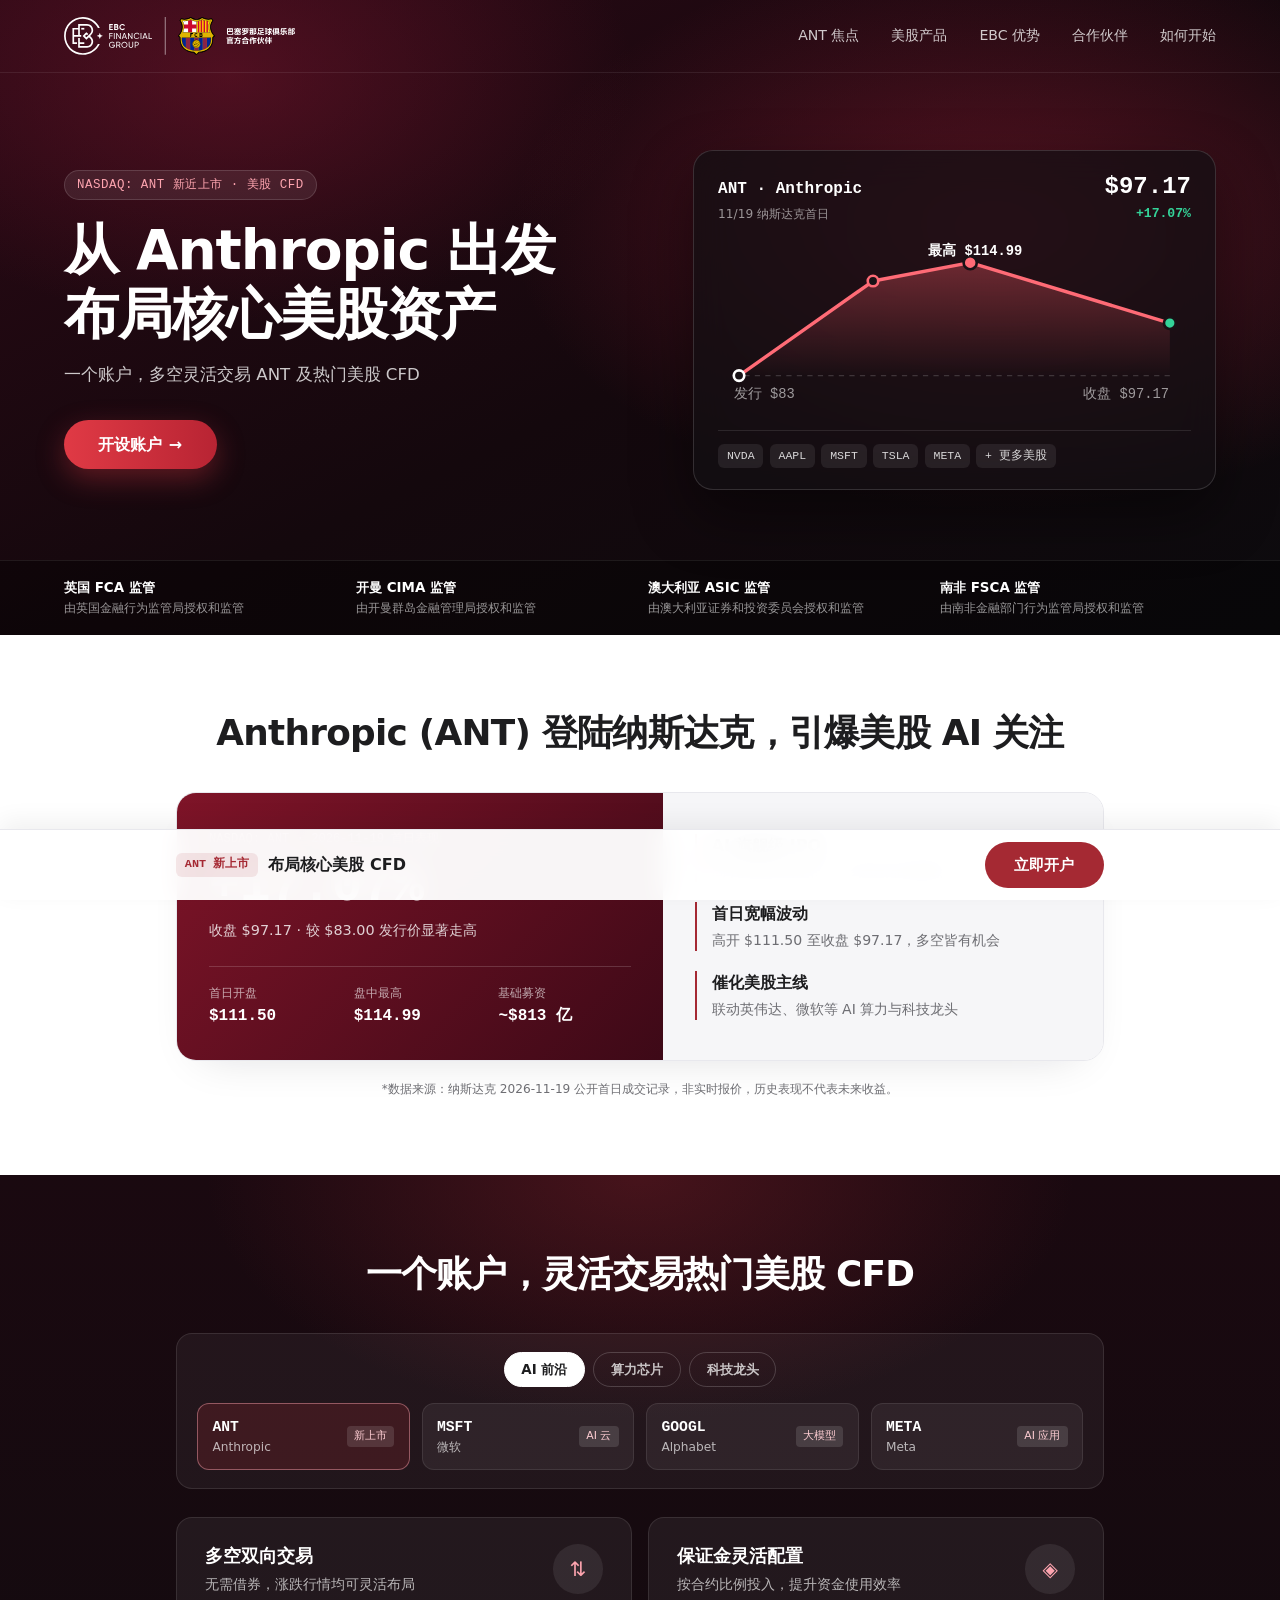
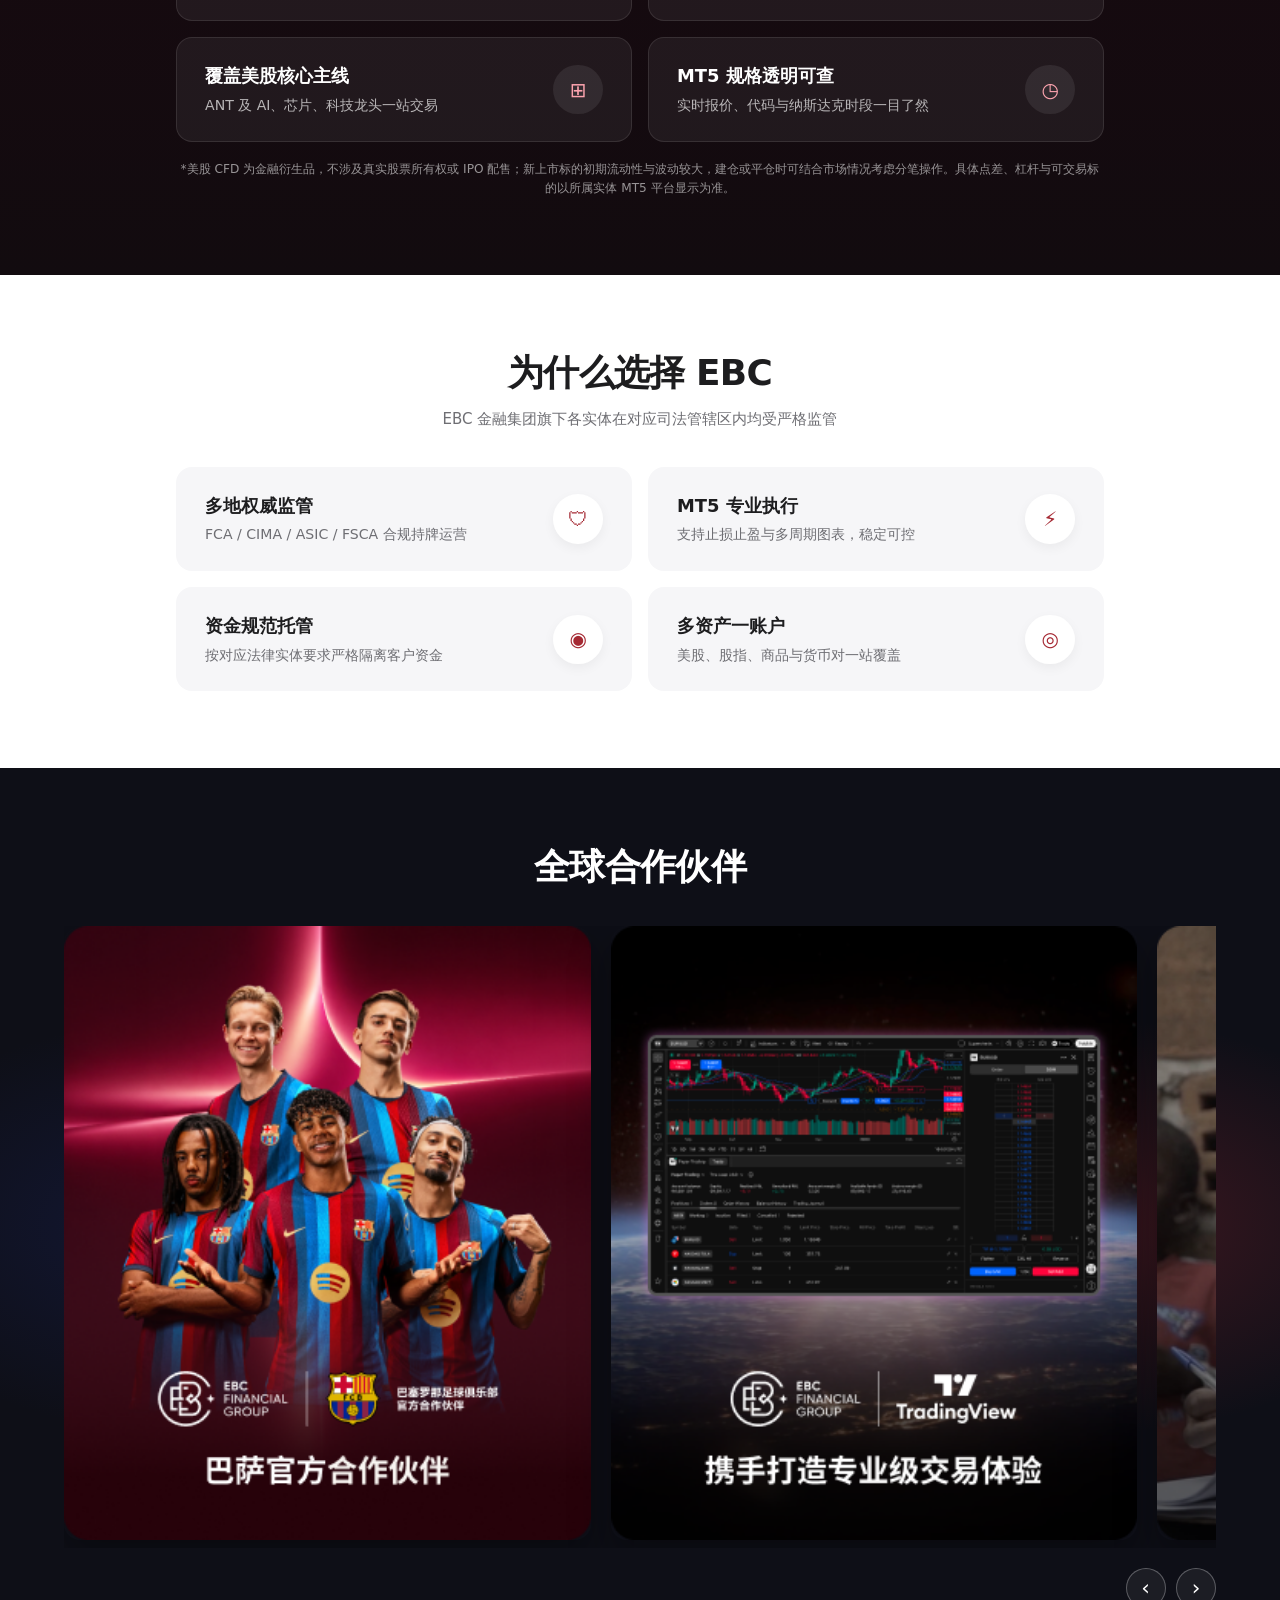
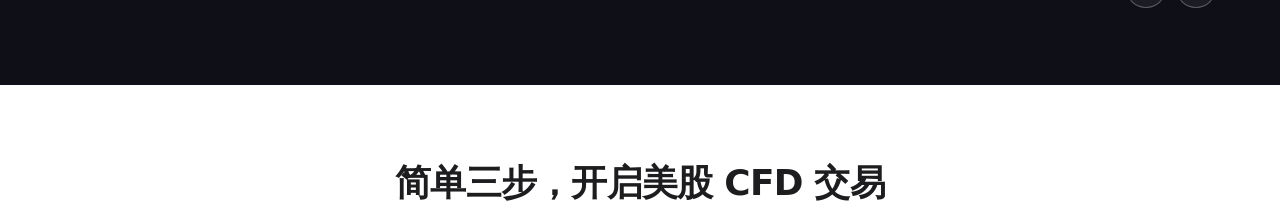
<file: projects/2026-11-us-stocks-ant-lp/demo/index.html>
<!DOCTYPE html>
<html lang="zh-CN">
<head>
  <meta charset="UTF-8" />
  <meta name="viewport" content="width=device-width, initial-scale=1.0" />
  <title>从 Anthropic (ANT) 出发，布局核心美股 CFD · EBC 金融集团</title>
  <meta name="description" content="Anthropic (ANT) 纳斯达克新近上市。一个 EBC 账户，多空灵活交易 ANT 及英伟达、苹果、微软等核心美股 CFD。" />
  <link rel="stylesheet" href="styles.css" />
</head>
<body>
  <!-- Hero + 顶部透明锚点导航 + 底部监管条（对齐 EBC LP_PRODUCT 视觉标准） -->
  <section class="hero-stage" id="top" aria-labelledby="hero-title">
    <!-- G2: 精简悬浮锚点导航 -->
    <header class="lp-nav">
      <div class="lp-container lp-nav__inner">
        <a href="#top" class="lp-brand" aria-label="EBC Financial Group 巴塞罗那足球俱乐部官方合作伙伴">
          <img
            src="assets/logo-cn-dark.svg"
            alt="EBC Financial Group — 巴塞罗那足球俱乐部官方合作伙伴"
            class="lp-brand__logo"
            width="245"
            height="40"
          />
        </a>

        <nav class="lp-nav__links" aria-label="页面导航">
          <a href="#ant-focus">ANT 焦点</a>
          <a href="#us-cfd">美股产品</a>
          <a href="#why-ebc">EBC 优势</a>
          <a href="#partners">合作伙伴</a>
          <a href="#steps">如何开始</a>
        </nav>

        <button
          type="button"
          class="lp-menu-btn"
          id="menuToggle"
          aria-label="打开导航菜单"
          aria-expanded="false"
          aria-controls="mobileDrawer"
        >
          <span></span>
          <span></span>
        </button>
      </div>

      <div class="lp-mobile-drawer" id="mobileDrawer" hidden>
        <a href="#ant-focus">ANT 焦点</a>
        <a href="#us-cfd">美股产品</a>
        <a href="#why-ebc">EBC 优势</a>
        <a href="#partners">合作伙伴</a>
        <a href="#steps">如何开始</a>
        <button type="button" class="lp-btn lp-btn--primary" data-open-modal="移动端菜单开户">立即开户</button>
      </div>
    </header>

    <!-- M01: Hero 主内容（两行 H1 + 一行副标题 + 单一主 CTA + 右侧 ANT 视觉焦点） -->
    <div class="lp-container hero__grid">
      <div class="hero__copy">
        <span class="hero__tag">NASDAQ: ANT 新近上市 · 美股 CFD</span>
        <h1 class="hero__title" id="hero-title">
          从 Anthropic 出发<br />布局核心美股资产
        </h1>
        <p class="hero__subtitle">
          一个账户，多空灵活交易 ANT 及热门美股 CFD
        </p>
        <div class="hero__cta-wrap" id="heroCtaAnchor">
          <button type="button" class="lp-btn lp-btn--hero" data-open-modal="Hero 主按钮">
            开设账户 <span aria-hidden="true">→</span>
          </button>
        </div>
      </div>

      <!-- Hero 右侧：高辨识度 ANT 上市首日走势视觉卡 + 美股生态浮标 -->
      <div class="hero__visual" aria-label="Anthropic 首日表现与热门美股标识">
        <div class="ant-hero-card">
          <div class="ant-hero-card__top">
            <div>
              <span class="ant-hero-card__code">ANT · Anthropic</span>
              <span class="ant-hero-card__date">11/19 纳斯达克首日</span>
            </div>
            <div class="ant-hero-card__price-box">
              <strong>$97.17</strong>
              <span>+17.07%</span>
            </div>
          </div>

          <svg viewBox="0 0 360 128" fill="none" xmlns="http://www.w3.org/2000/svg" class="ant-hero-svg" role="img" aria-label="ANT 首日价格路径：发行 83 美元，最高 114.99 美元，收盘 97.17 美元">
            <defs>
              <linearGradient id="antGrad" x1="0" y1="0" x2="0" y2="1">
                <stop offset="0%" stop-color="#FF5A67" stop-opacity="0.34" />
                <stop offset="100%" stop-color="#FF5A67" stop-opacity="0" />
              </linearGradient>
            </defs>
            <line x1="12" y1="104" x2="348" y2="104" stroke="rgba(255,255,255,0.16)" stroke-dasharray="4 4" />
            <path d="M16 104 L118 32 L192 18 L344 64 L344 104 Z" fill="url(#antGrad)" />
            <path d="M16 104 L118 32 L192 18 L344 64" stroke="#FF6B76" stroke-width="2.6" stroke-linecap="round" stroke-linejoin="round" />
            <circle cx="16" cy="104" r="4" fill="#181216" stroke="#fff" stroke-width="2" />
            <circle cx="118" cy="32" r="4" fill="#181216" stroke="#FF6B76" stroke-width="2" />
            <circle cx="192" cy="18" r="5" fill="#FF6B76" stroke="#181216" stroke-width="2" />
            <circle cx="344" cy="64" r="4.5" fill="#34D399" stroke="#181216" stroke-width="2" />
            <text x="12" y="121" fill="rgba(255,255,255,0.58)" font-size="10.5" font-family="ui-monospace, Menlo, monospace">发行 $83</text>
            <text x="160" y="12" fill="#FFFFFF" font-size="10.5" font-weight="600" font-family="ui-monospace, Menlo, monospace">最高 $114.99</text>
            <text x="278" y="121" fill="rgba(255,255,255,0.58)" font-size="10.5" font-family="ui-monospace, Menlo, monospace">收盘 $97.17</text>
          </svg>

          <div class="ant-hero-card__tickers">
            <span>NVDA</span>
            <span>AAPL</span>
            <span>MSFT</span>
            <span>TSLA</span>
            <span>META</span>
            <span>+ 更多美股</span>
          </div>
        </div>
      </div>
    </div>

    <!-- M02: 底部融合监管条（对齐 ETF-A/B 首屏底部监管条） -->
    <div class="hero-reg-bar" aria-label="国际顶级监管">
      <div class="lp-container hero-reg-bar__grid">
        <div class="reg-item">
          <strong>英国 FCA 监管</strong>
          <span>由英国金融行为监管局授权和监管</span>
        </div>
        <div class="reg-item">
          <strong>开曼 CIMA 监管</strong>
          <span>由开曼群岛金融管理局授权和监管</span>
        </div>
        <div class="reg-item">
          <strong>澳大利亚 ASIC 监管</strong>
          <span>由澳大利亚证券和投资委员会授权和监管</span>
        </div>
        <div class="reg-item">
          <strong>南非 FSCA 监管</strong>
          <span>由南非金融部门行为监管局授权和监管</span>
        </div>
      </div>
    </div>
  </section>

  <main>
    <!-- B1 (WHY-CARE · 白底): ANT 新上市表现与核心买点（借鉴 ETF-A 对比大卡结构，极简一眼扫完） -->
    <section class="lp-section lp-section--light" id="ant-focus" aria-labelledby="b1-title">
      <div class="lp-container lp-container--narrow">
        <h2 class="lp-heading" id="b1-title">Anthropic (ANT) 登陆纳斯达克，引爆美股 AI 关注</h2>

        <div class="ant-compare-card">
          <!-- 左：深酒红高亮核心数据 -->
          <div class="ant-compare-card__highlight">
            <span class="ant-compare-card__label">NASDAQ: ANT · 2026-11-19 首日表现</span>
            <div class="ant-compare-card__big">+17.07%</div>
            <p class="ant-compare-card__sub">收盘 $97.17 · 较 $83.00 发行价显著走高</p>
            <dl class="ant-compare-card__mini">
              <div>
                <dt>首日开盘</dt>
                <dd>$111.50</dd>
              </div>
              <div>
                <dt>盘中最高</dt>
                <dd>$114.99</dd>
              </div>
              <div>
                <dt>基础募资</dt>
                <dd>~$813 亿</dd>
              </div>
            </dl>
          </div>

          <!-- 右：三大简练买点 -->
          <div class="ant-compare-card__points">
            <div class="buy-point">
              <strong>AI 旗舰级 IPO</strong>
              <p>高于指导区间定价，全球资本高度聚焦</p>
            </div>
            <div class="buy-point">
              <strong>首日宽幅波动</strong>
              <p>高开 $111.50 至收盘 $97.17，多空皆有机会</p>
            </div>
            <div class="buy-point">
              <strong>催化美股主线</strong>
              <p>联动英伟达、微软等 AI 算力与科技龙头</p>
            </div>
          </div>
        </div>

        <p class="lp-footnote">
          *数据来源：纳斯达克 2026-11-19 公开首日成交记录，非实时报价，历史表现不代表未来收益。
        </p>
      </div>
    </section>

    <!-- B2 (PRODUCT · 深色对比屏): 美股 CFD 热门标的 + 2x2 交易优势（对齐 ETF-A / OIL-B 深色屏密度） -->
    <section class="lp-section lp-section--burgundy" id="us-cfd" aria-labelledby="b2-title">
      <div class="lp-container lp-container--narrow">
        <h2 class="lp-heading lp-heading--inverse" id="b2-title">一个账户，灵活交易热门美股 CFD</h2>

        <!-- 精炼美股主题标的条（可一键切换，不堆长卡片） -->
        <div class="ticker-strip">
          <div class="ticker-strip__tabs" role="tablist" aria-label="热门美股主题">
            <button type="button" class="ticker-tab is-active" role="tab" aria-selected="true" data-group="ai">AI 前沿</button>
            <button type="button" class="ticker-tab" role="tab" aria-selected="false" data-group="chip">算力芯片</button>
            <button type="button" class="ticker-tab" role="tab" aria-selected="false" data-group="tech">科技龙头</button>
          </div>

          <div class="ticker-strip__list" id="tickerList" role="tabpanel">
            <!-- JS 动态切换 4 个精炼标的小胶囊 -->
          </div>
        </div>

        <!-- 2x2 极简四卡（对齐 ETF-A 深色四卡：标题 + 一句短说明 + 图标） -->
        <div class="feature-grid feature-grid--dark">
          <article class="feature-card feature-card--dark">
            <div>
              <h3>多空双向交易</h3>
              <p>无需借券，涨跌行情均可灵活布局</p>
            </div>
            <span class="feature-icon feature-icon--dark" aria-hidden="true">⇅</span>
          </article>

          <article class="feature-card feature-card--dark">
            <div>
              <h3>保证金灵活配置</h3>
              <p>按合约比例投入，提升资金使用效率</p>
            </div>
            <span class="feature-icon feature-icon--dark" aria-hidden="true">◈</span>
          </article>

          <article class="feature-card feature-card--dark">
            <div>
              <h3>覆盖美股核心主线</h3>
              <p>ANT 及 AI、芯片、科技龙头一站交易</p>
            </div>
            <span class="feature-icon feature-icon--dark" aria-hidden="true">⊞</span>
          </article>

          <article class="feature-card feature-card--dark">
            <div>
              <h3>MT5 规格透明可查</h3>
              <p>实时报价、代码与纳斯达克时段一目了然</p>
            </div>
            <span class="feature-icon feature-icon--dark" aria-hidden="true">◷</span>
          </article>
        </div>

        <p class="lp-footnote lp-footnote--inverse">
          *美股 CFD 为金融衍生品，不涉及真实股票所有权或 IPO 配售；新上市标的初期流动性与波动较大，建仓或平仓时可结合市场情况考虑分笔操作。具体点差、杠杆与可交易标的以所属实体 MT5 平台显示为准。
        </p>
      </div>
    </section>

    <!-- B3 (WHY-EBC · 白底): 为什么选择 EBC（严格对齐 ETF-B / OIL-B 2x2 极简卡片） -->
    <section class="lp-section lp-section--light" id="why-ebc" aria-labelledby="b3-title">
      <div class="lp-container lp-container--narrow">
        <h2 class="lp-heading" id="b3-title">为什么选择 EBC</h2>
        <p class="lp-subheading">EBC 金融集团旗下各实体在对应司法管辖区内均受严格监管</p>

        <div class="feature-grid feature-grid--light">
          <article class="feature-card feature-card--light">
            <div>
              <h3>多地权威监管</h3>
              <p>FCA / CIMA / ASIC / FSCA 合规持牌运营</p>
            </div>
            <span class="feature-icon feature-icon--light" aria-hidden="true">🛡</span>
          </article>

          <article class="feature-card feature-card--light">
            <div>
              <h3>MT5 专业执行</h3>
              <p>支持止损止盈与多周期图表，稳定可控</p>
            </div>
            <span class="feature-icon feature-icon--light" aria-hidden="true">⚡</span>
          </article>

          <article class="feature-card feature-card--light">
            <div>
              <h3>资金规范托管</h3>
              <p>按对应法律实体要求严格隔离客户资金</p>
            </div>
            <span class="feature-icon feature-icon--light" aria-hidden="true">◉</span>
          </article>

          <article class="feature-card feature-card--light">
            <div>
              <h3>多资产一账户</h3>
              <p>美股、股指、商品与货币对一站覆盖</p>
            </div>
            <span class="feature-icon feature-icon--light" aria-hidden="true">◎</span>
          </article>
        </div>
      </div>
    </section>

    <!-- M07 (全球合作伙伴 · 真实官方 PC/Mobile 成品横卡 + 横向切换) -->
    <section class="lp-section lp-section--partners" id="partners" aria-labelledby="partners-title">
      <div class="lp-container">
        <h2 class="lp-heading lp-heading--inverse" id="partners-title">全球合作伙伴</h2>

        <div class="partners-carousel" id="partnersTrack" role="region" aria-label="全球合作伙伴展示">
          <figure class="partner-slide">
            <picture>
              <source media="(max-width: 720px)" srcset="assets/partners/mobile/fcb.png" />
              <img src="assets/partners/pc/fcb.png" alt="EBC 金融集团 — 巴萨官方合作伙伴" loading="lazy" />
            </picture>
          </figure>

          <figure class="partner-slide">
            <picture>
              <source media="(max-width: 720px)" srcset="assets/partners/mobile/tradingview.png" />
              <img src="assets/partners/pc/tradingview.png" alt="EBC 金融集团 × TradingView — 携手打造专业级交易体验" loading="lazy" />
            </picture>
          </figure>

          <figure class="partner-slide">
            <picture>
              <source media="(max-width: 720px)" srcset="assets/partners/mobile/un.png" />
              <img src="assets/partners/pc/un.png" alt="EBC 金融集团 — 携手联合国基金会抗击疟疾" loading="lazy" />
            </picture>
          </figure>

          <figure class="partner-slide">
            <picture>
              <source media="(max-width: 720px)" srcset="assets/partners/mobile/oxford.png" />
              <img src="assets/partners/pc/oxford.png" alt="EBC 金融集团 — 联合牛津大学举办研讨会" loading="lazy" />
            </picture>
          </figure>

          <figure class="partner-slide">
            <picture>
              <source media="(max-width: 720px)" srcset="assets/partners/mobile/cctv.png" />
              <img src="assets/partners/pc/cctv.png" alt="EBC 接受 CCTV 专访" loading="lazy" />
            </picture>
          </figure>
        </div>

        <div class="partners-controls" aria-label="切换合作伙伴卡片">
          <button type="button" class="partners-arrow" id="partnerPrev" aria-label="查看上一张合作卡片">‹</button>
          <button type="button" class="partners-arrow" id="partnerNext" aria-label="查看下一张合作卡片">›</button>
        </div>
      </div>
    </section>

    <!-- M08 (简单三步 · 对齐 OIL-B / ETF-B 极简三步) -->
    <section class="lp-section lp-section--light lp-section--steps" id="steps" aria-labelledby="steps-title">
      <div class="lp-container lp-container--narrow">
        <h2 class="lp-heading" id="steps-title">简单三步，开启美股 CFD 交易</h2>

        <ol class="steps-row">
          <li>
            <span class="step-badge">1</span>
            <strong>注册账户</strong>
          </li>
          <li>
            <span class="step-badge">2</span>
            <strong>身份验证</strong>
          </li>
          <li>
            <span class="step-badge">3</span>
            <strong>登录 MT5 交易</strong>
          </li>
        </ol>
      </div>
    </section>
  </main>

  <!-- L1: 极简合规页脚（对齐 ETF-A/B & OIL-B 页脚密度） -->
  <footer class="lp-footer" id="legal-footer">
    <div class="lp-container lp-container--narrow">
      <p class="lp-footer__copy">© 2026 EBC Financial Group（演示预览页，正式实体版权与监管披露按目标市场替换）</p>
      <p class="lp-footer__risk">
        市场有风险，投资需谨慎。差价合约（CFD）属杠杆衍生品，存在亏损风险；ANT 上市首日数据仅供参考，不构成投资建议。
      </p>
    </div>
  </footer>

  <!-- G3: 吸底条（对齐 ETF-A / OIL-B 底部白色吸底 CTA 条） -->
  <div class="sticky-bar" id="stickyBar" aria-hidden="true">
    <div class="lp-container lp-container--narrow sticky-bar__inner">
      <div class="sticky-bar__title">
        <span class="sticky-bar__pill">ANT 新上市</span>
        <strong>布局核心美股 CFD</strong>
      </div>
      <button type="button" class="lp-btn lp-btn--primary" data-open-modal="吸底悬浮条">
        立即开户
      </button>
    </div>
  </div>

  <!-- G4: 注册弹窗（Demo 交互） -->
  <div class="modal-backdrop" id="registerModal" hidden role="dialog" aria-modal="true" aria-labelledby="modalTitle">
    <div class="modal-dialog" role="document">
      <button type="button" class="modal-close" id="modalClose" aria-label="关闭弹窗">×</button>

      <div id="modalFormView">
        <span class="modal-tag">演示 Demo 表单</span>
        <h2 id="modalTitle">开设 EBC 美股 CFD 账户</h2>
        <p class="modal-desc" id="modalContext">填写基本信息，体验开户流程（本地演示不会发送真实数据）。</p>

        <form class="reg-form" id="registerForm" novalidate>
          <div class="field">
            <label for="regName">姓名 / 称呼 *</label>
            <input type="text" id="regName" placeholder="请输入您的称呼" required />
            <span class="field__err" id="errName" role="alert"></span>
          </div>

          <div class="field">
            <label for="regEmail">电子邮箱 *</label>
            <input type="email" id="regEmail" placeholder="name@example.com" required />
            <span class="field__err" id="errEmail" role="alert"></span>
          </div>

          <div class="field">
            <label for="regPhone">手机号码 *</label>
            <div class="phone-row">
              <select id="regDial" aria-label="区号">
                <option value="+852">+852</option>
                <option value="+886">+886</option>
                <option value="+65">+65</option>
                <option value="+60">+60</option>
                <option value="+86">+86</option>
              </select>
              <input type="tel" id="regPhone" placeholder="请输入手机号" required />
            </div>
            <span class="field__err" id="errPhone" role="alert"></span>
          </div>

          <label class="risk-check">
            <input type="checkbox" id="regRisk" required />
            <span>我已知悉美股 CFD 为带杠杆金融衍生品，存在亏损风险，且本页为预览 Demo。</span>
          </label>
          <span class="field__err" id="errRisk" role="alert"></span>

          <button type="submit" class="lp-btn lp-btn--primary lp-btn--full">提交开户意向（Demo）</button>
        </form>
      </div>

      <div id="modalSuccessView" class="modal-success" hidden>
        <div class="modal-success__check" aria-hidden="true">✓</div>
        <h3>Demo 意向已提交</h3>
        <p id="modalSuccessText"></p>
        <button type="button" class="lp-btn lp-btn--primary" id="modalDoneBtn">返回页面</button>
      </div>
    </div>
  </div>

  <script src="app.js"></script>
</body>
</html>
</file>
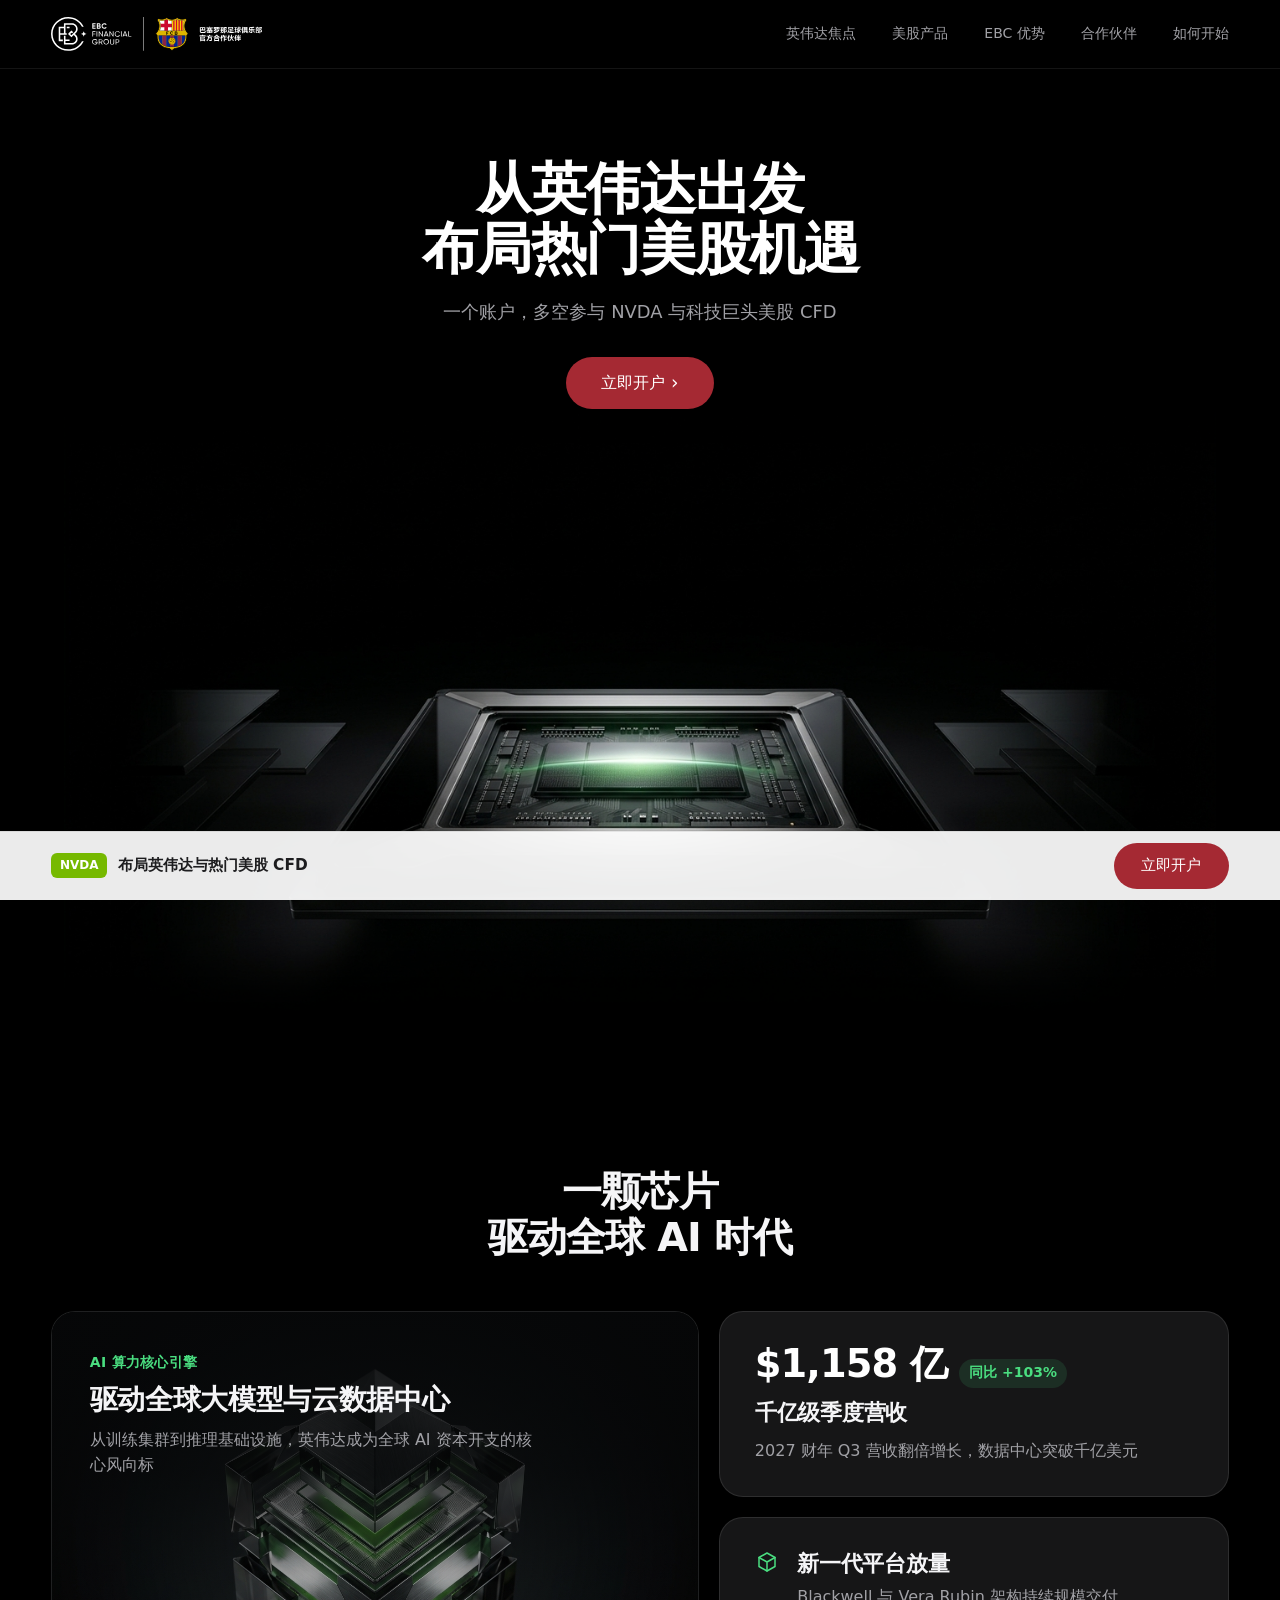
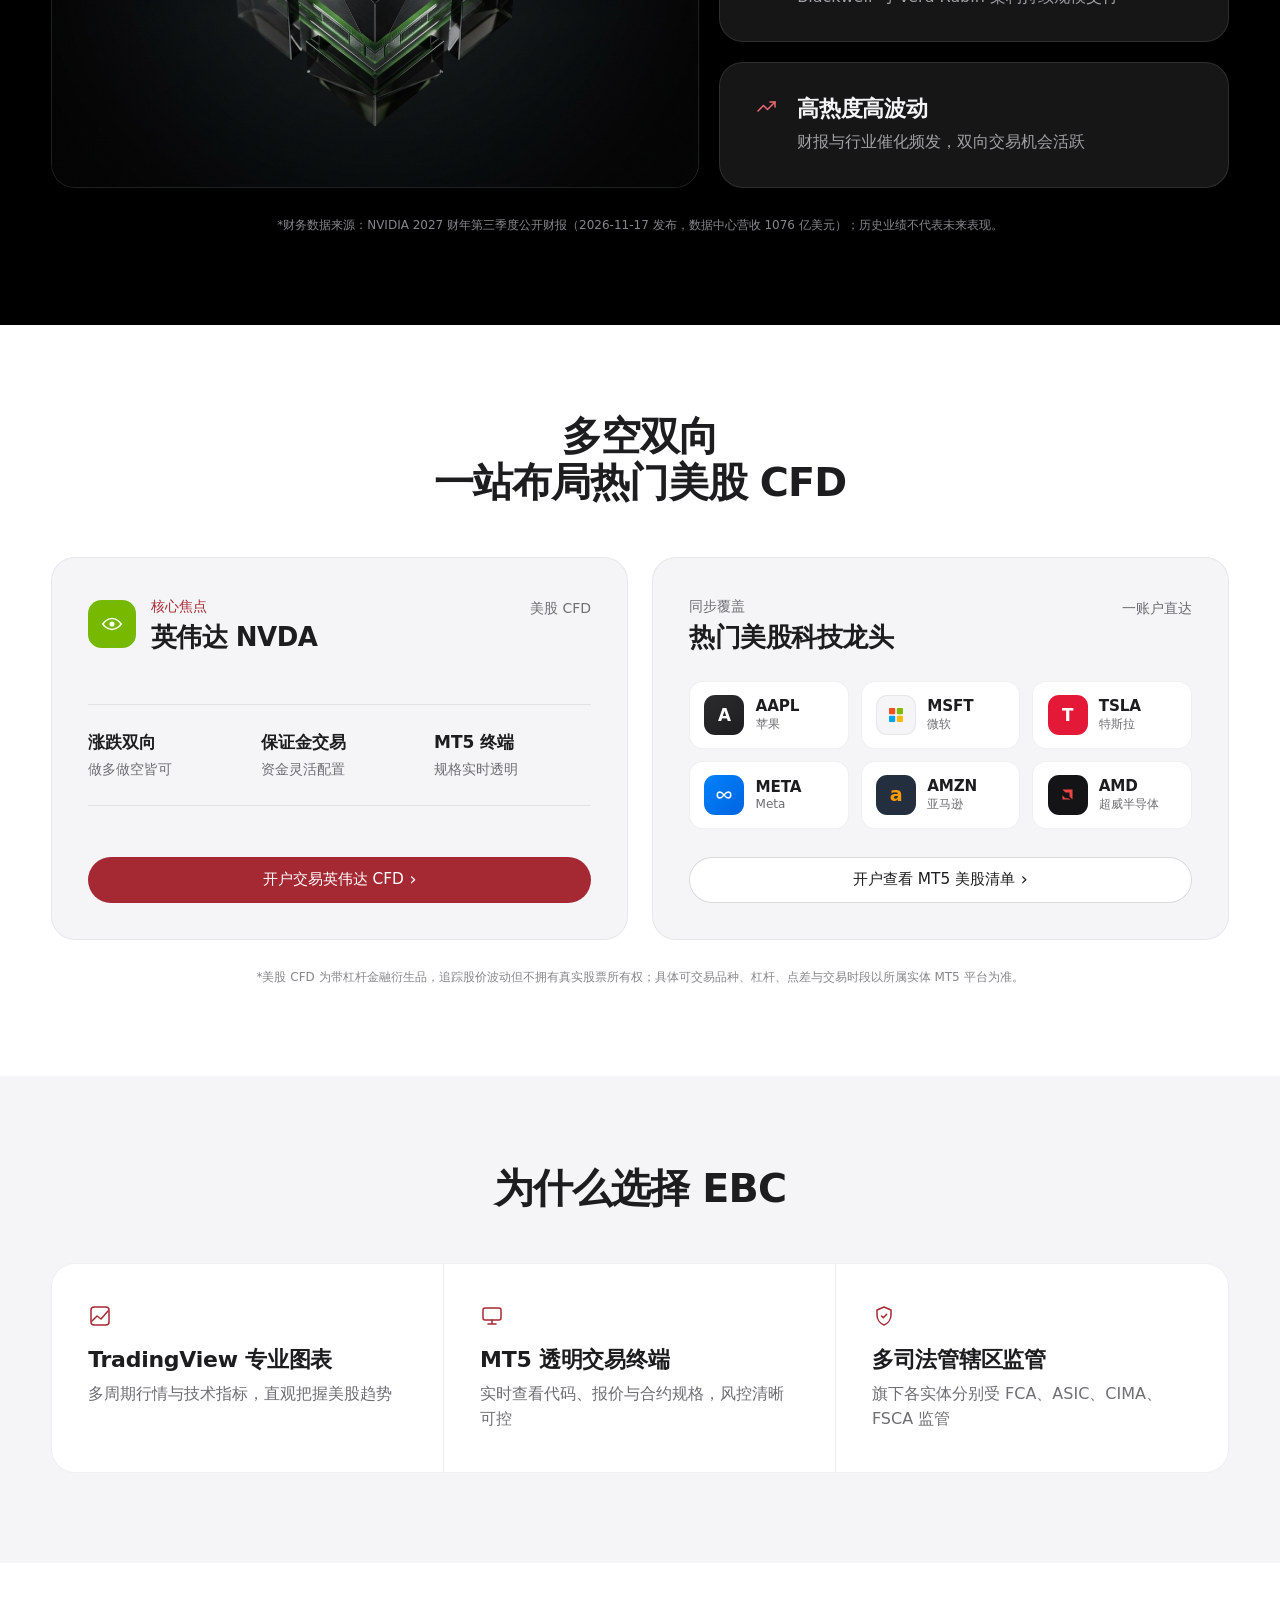
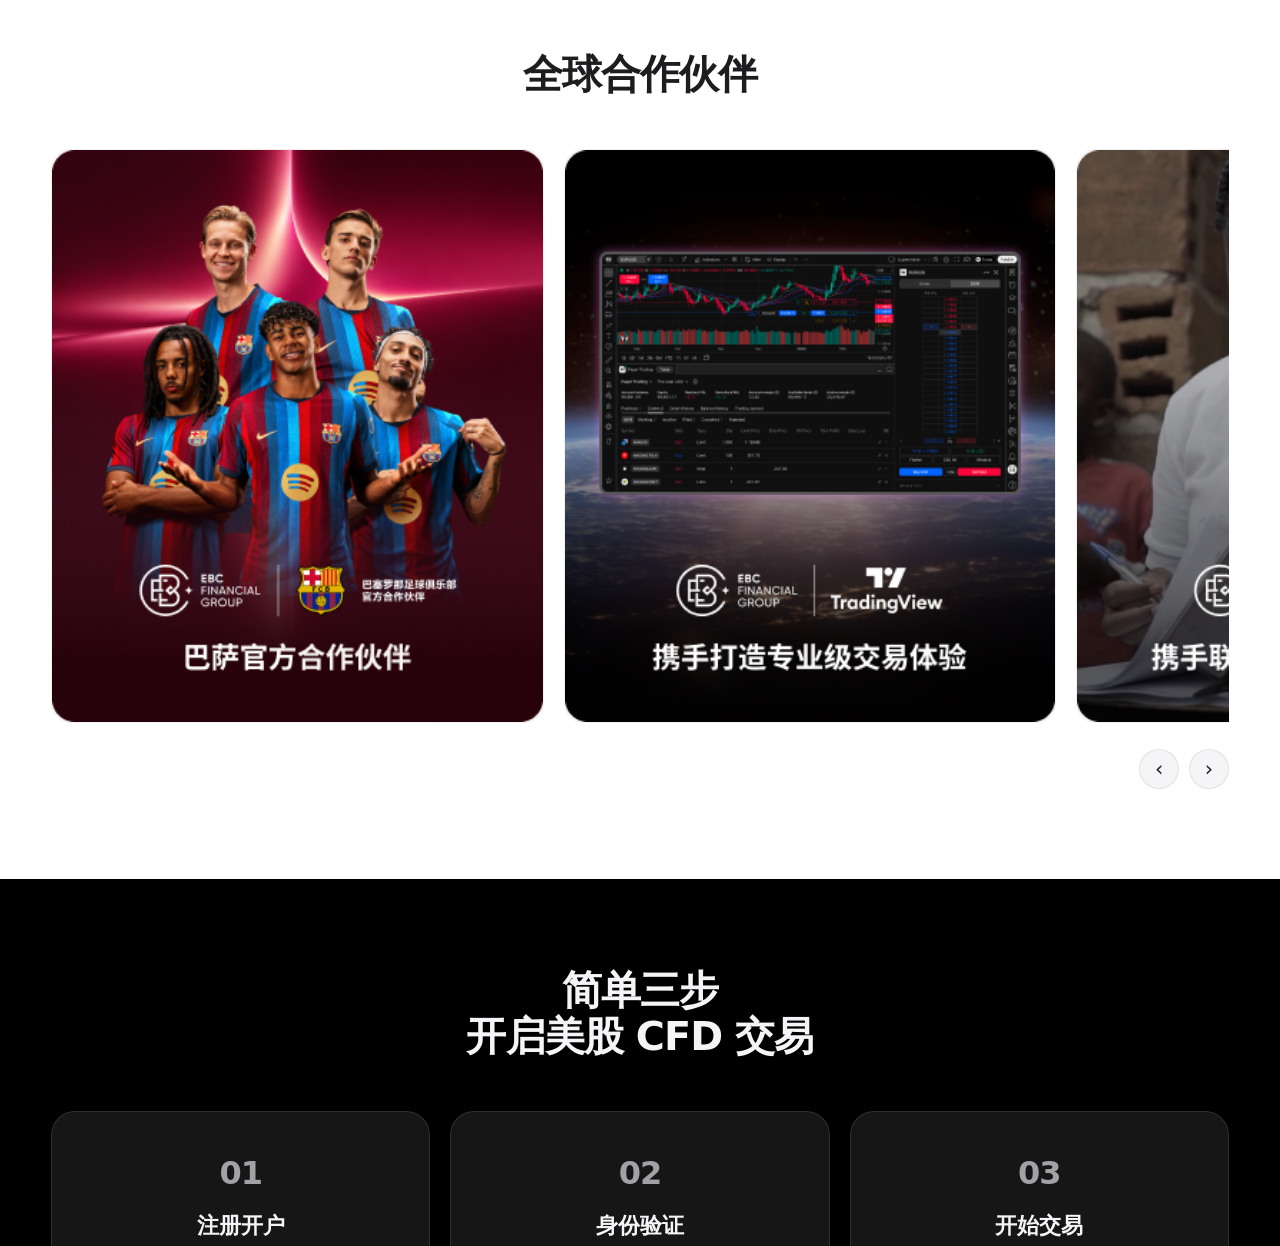
<file: projects/2026-11-us-stocks-nvda-lp/demo/index.html>
<!DOCTYPE html>
<html lang="zh-CN">
<head>
  <meta charset="UTF-8" />
  <meta name="viewport" content="width=device-width, initial-scale=1.0" />
  <title>从英伟达出发，布局热门美股机遇 · EBC 金融集团美股 CFD</title>
  <meta name="description" content="一个 EBC 账户，多空灵活参与英伟达（NVDA）及苹果、微软、特斯拉等热门美股差价合约（CFD）。" />
  <link rel="stylesheet" href="styles.css" />
</head>
<body>
  <!-- Hero Stage (v0.8.0): 大胆全幅 3D 背景图 Hero，核心视觉置于按钮下方，充足上下呼吸空间 -->
  <section class="hero-stage" id="top" aria-labelledby="hero-title">
    <header class="lp-nav">
      <div class="lp-container lp-nav__inner">
        <a href="#top" class="lp-brand" aria-label="EBC Financial Group — 巴塞罗那足球俱乐部官方合作伙伴">
          <img
            src="assets/logo-cn-dark.svg"
            alt="EBC Financial Group — 巴塞罗那足球俱乐部官方合作伙伴"
            class="lp-brand__logo"
            width="230"
            height="36"
          />
        </a>

        <nav class="lp-nav__links" aria-label="页面导航">
          <a href="#nvda-why">英伟达焦点</a>
          <a href="#us-products">美股产品</a>
          <a href="#why-ebc">EBC 优势</a>
          <a href="#partners">合作伙伴</a>
          <a href="#steps">如何开始</a>
        </nav>

        <button
          type="button"
          class="lp-menu-btn"
          id="menuToggle"
          aria-label="打开导航菜单"
          aria-expanded="false"
          aria-controls="mobileDrawer"
        >
          <span></span>
          <span></span>
        </button>
      </div>

      <div class="lp-mobile-drawer" id="mobileDrawer" hidden>
        <a href="#nvda-why">英伟达焦点</a>
        <a href="#us-products">美股产品</a>
        <a href="#why-ebc">EBC 优势</a>
        <a href="#partners">合作伙伴</a>
        <a href="#steps">如何开始</a>
        <button type="button" class="ui-btn ui-btn--primary ui-btn--full" data-open-modal="移动端菜单开户">立即开户</button>
      </div>
    </header>

    <!-- M01: Full-Bleed Apple Keynote Centered Hero -->
    <div class="hero-fullbleed">
      <div class="lp-container hero-fullbleed__copy">
        <h1 class="hero__title" id="hero-title">
          从英伟达出发<br />布局热门美股机遇
        </h1>
        <p class="hero__subtitle">
          一个账户，多空参与 NVDA 与科技巨头美股 CFD
        </p>
        <div class="hero__cta-wrap" id="heroCtaAnchor">
          <button type="button" class="ui-btn ui-btn--primary ui-btn--lg" data-open-modal="Hero 主按钮">
            立即开户 <span class="ui-chevron" aria-hidden="true">›</span>
          </button>
        </div>
      </div>

      <!-- 大胆全幅 3D 芯片视觉舞台，紧承按钮下方 -->
      <div class="hero-fullbleed__visual" aria-hidden="true">
        <img
          src="assets/hero-nvda-stage.jpg"
          alt=""
          class="hero-fullbleed__img"
          width="1408"
          height="768"
        />
      </div>
    </div>
  </section>

  <main>
    <!-- B1 (WHY-CARE · v0.8.0 Apple Bento 主次分层 + 独立 3D 核心视觉 + 微交互，打破纯黑白单调) -->
    <section class="lp-section lp-section--dark" id="nvda-why" aria-labelledby="b1-title">
      <div class="lp-container lp-container--standard">
        <h2 class="ui-h2 ui-h2--inverse" id="b1-title">
          一颗芯片<br />驱动全球 AI 时代
        </h2>

        <div class="bento-grid">
          <!-- 主力高光大卡：配独立 3D 算力核心渲染图（满容器无缝暗底融合） -->
          <article class="bento-card bento-card--hero">
            <div class="bento-card__text">
              <span class="bento-kicker bento-kicker--emerald">AI 算力核心引擎</span>
              <h3>驱动全球大模型与云数据中心</h3>
              <p>从训练集群到推理基础设施，英伟达成为全球 AI 资本开支的核心风向标</p>
            </div>
            <div class="bento-card__media">
              <img
                src="assets/bento-compute-core.jpg"
                alt="3D 钛金属 AI 算力核心模型"
                loading="lazy"
                width="800"
                height="600"
              />
            </div>
          </article>

          <!-- 右侧 3 张精致次级卡（带品牌微彩数据锚点与细腻 hover 反馈） -->
          <div class="bento-stack">
            <article class="bento-card bento-card--metric">
              <div class="bento-metric-row">
                <span class="bento-big-num">$1,158 亿</span>
                <span class="bento-delta">同比 +103%</span>
              </div>
              <h3>千亿级季度营收</h3>
              <p>2027 财年 Q3 营收翻倍增长，数据中心突破千亿美元</p>
            </article>

            <article class="bento-card">
              <span class="ui-icon ui-icon--emerald" aria-hidden="true">
                <svg viewBox="0 0 24 24" width="24" height="24" fill="none" stroke="currentColor" stroke-width="1.5" stroke-linecap="round" stroke-linejoin="round">
                  <path d="M12 3l8 4.5v9L12 21l-8-4.5v-9L12 3z" />
                  <path d="M12 12l8-4.5M12 12v9M12 12L4 7.5" />
                </svg>
              </span>
              <div>
                <h3>新一代平台放量</h3>
                <p>Blackwell 与 Vera Rubin 架构持续规模交付</p>
              </div>
            </article>

            <article class="bento-card">
              <span class="ui-icon ui-icon--brand-light" aria-hidden="true">
                <svg viewBox="0 0 24 24" width="24" height="24" fill="none" stroke="currentColor" stroke-width="1.5" stroke-linecap="round" stroke-linejoin="round">
                  <path d="M3 16l5.5-5.5 4 4L20 7" />
                  <path d="M15 7h5v5" />
                </svg>
              </span>
              <div>
                <h3>高热度高波动</h3>
                <p>财报与行业催化频发，双向交易机会活跃</p>
              </div>
            </article>
          </div>
        </div>

        <p class="ui-footnote ui-footnote--inverse">
          *财务数据来源：NVIDIA 2027 财年第三季度公开财报（2026-11-17 发布，数据中心营收 1076 亿美元）；历史业绩不代表未来表现。
        </p>
      </div>
    </section>

    <!-- B2 (PRODUCT · 1200px 宽版心纯白舞台 + 彩色品牌识别徽标双卡，零黑白单调文字框) -->
    <section class="lp-section lp-section--white" id="us-products" aria-labelledby="b2-title">
      <div class="lp-container lp-container--standard">
        <h2 class="ui-h2" id="b2-title">
          多空双向<br />一站布局热门美股 CFD
        </h2>

        <div class="product-pair">
          <!-- 左主力卡：英伟达 NVDA（品牌专属绿识别徽标 + 清晰要点） -->
          <article class="product-card product-card--nvda">
            <div class="product-card__head">
              <div class="product-card__identity">
                <span class="stock-logo stock-logo--nvda" aria-hidden="true">
                  <svg viewBox="0 0 24 24" width="22" height="22" fill="none" stroke="currentColor" stroke-width="1.8" stroke-linecap="round" stroke-linejoin="round">
                    <path d="M2 12s3.8-6 10-6 10 6 10 6-3.8 6-10 6-10-6-10-6z" />
                    <circle cx="12" cy="12" r="2.8" fill="currentColor" stroke="none" />
                  </svg>
                </span>
                <div>
                  <span class="ui-eyebrow ui-eyebrow--brand">核心焦点</span>
                  <h3>英伟达 NVDA</h3>
                </div>
              </div>
              <span class="product-card__meta">美股 CFD</span>
            </div>

            <div class="product-card__stats">
              <div>
                <strong>涨跌双向</strong>
                <span>做多做空皆可</span>
              </div>
              <div>
                <strong>保证金交易</strong>
                <span>资金灵活配置</span>
              </div>
              <div>
                <strong>MT5 终端</strong>
                <span>规格实时透明</span>
              </div>
            </div>

            <button type="button" class="ui-btn ui-btn--primary ui-btn--full" data-open-modal="关注标的：NVDA (英伟达)">
              开户交易英伟达 CFD <span class="ui-chevron" aria-hidden="true">›</span>
            </button>
          </article>

          <!-- 右延展卡：6 大热门美股科技龙头（每只带专属品牌彩色微徽标 + 统一 Apple 字体） -->
          <article class="product-card">
            <div class="product-card__head">
              <div>
                <span class="ui-eyebrow">同步覆盖</span>
                <h3>热门美股科技龙头</h3>
              </div>
              <span class="product-card__meta">一账户直达</span>
            </div>

            <div class="stock-chips-grid">
              <button type="button" class="mini-stock" data-open-modal="关注标的：AAPL (苹果)">
                <span class="stock-logo stock-logo--aapl" aria-hidden="true">A</span>
                <span class="mini-stock__info">
                  <strong>AAPL</strong>
                  <span>苹果</span>
                </span>
              </button>

              <button type="button" class="mini-stock" data-open-modal="关注标的：MSFT (微软)">
                <span class="stock-logo stock-logo--msft" aria-hidden="true">
                  <svg viewBox="0 0 16 16" width="16" height="16">
                    <rect x="1" y="1" width="6.2" height="6.2" rx="1" fill="#F25022" />
                    <rect x="8.8" y="1" width="6.2" height="6.2" rx="1" fill="#7FBA00" />
                    <rect x="1" y="8.8" width="6.2" height="6.2" rx="1" fill="#00A4EF" />
                    <rect x="8.8" y="8.8" width="6.2" height="6.2" rx="1" fill="#FFB900" />
                  </svg>
                </span>
                <span class="mini-stock__info">
                  <strong>MSFT</strong>
                  <span>微软</span>
                </span>
              </button>

              <button type="button" class="mini-stock" data-open-modal="关注标的：TSLA (特斯拉)">
                <span class="stock-logo stock-logo--tsla" aria-hidden="true">T</span>
                <span class="mini-stock__info">
                  <strong>TSLA</strong>
                  <span>特斯拉</span>
                </span>
              </button>

              <button type="button" class="mini-stock" data-open-modal="关注标的：META (Meta)">
                <span class="stock-logo stock-logo--meta" aria-hidden="true">
                  <svg viewBox="0 0 24 24" width="18" height="18" fill="none" stroke="currentColor" stroke-width="2" stroke-linecap="round">
                    <path d="M6.5 16c-2 0-3.5-1.8-3.5-4s1.5-4 3.5-4c2.4 0 4.3 2.5 5.5 4s3.1 4 5.5 4c2 0 3.5-1.8 3.5-4s-1.5-4-3.5-4c-2.4 0-4.3 2.5-5.5 4s-3.1 4-5.5 4z" />
                  </svg>
                </span>
                <span class="mini-stock__info">
                  <strong>META</strong>
                  <span>Meta</span>
                </span>
              </button>

              <button type="button" class="mini-stock" data-open-modal="关注标的：AMZN (亚马逊)">
                <span class="stock-logo stock-logo--amzn" aria-hidden="true">a</span>
                <span class="mini-stock__info">
                  <strong>AMZN</strong>
                  <span>亚马逊</span>
                </span>
              </button>

              <button type="button" class="mini-stock" data-open-modal="关注标的：AMD (超威半导体)">
                <span class="stock-logo stock-logo--amd" aria-hidden="true">
                  <svg viewBox="0 0 18 18" width="15" height="15" fill="currentColor">
                    <path d="M3 3h12v12l-3.6-3.6V6.6H6.6L3 3zm0 12v-5l3.4 3.4h3.2L13 15H3z" />
                  </svg>
                </span>
                <span class="mini-stock__info">
                  <strong>AMD</strong>
                  <span>超威半导体</span>
                </span>
              </button>
            </div>

            <button type="button" class="ui-btn ui-btn--secondary ui-btn--full" data-open-modal="查看全部美股开户">
              开户查看 MT5 美股清单 <span class="ui-chevron" aria-hidden="true">›</span>
            </button>
          </article>
        </div>

        <p class="ui-footnote">
          *美股 CFD 为带杠杆金融衍生品，追踪股价波动但不拥有真实股票所有权；具体可交易品种、杠杆、点差与交易时段以所属实体 MT5 平台为准。
        </p>
      </div>
    </section>

    <!-- B3 (WHY-EBC · 浅灰 1200px 宽版心舞台 + 纯白 3 栏极细分割线面板) -->
    <section class="lp-section lp-section--gray" id="why-ebc" aria-labelledby="b3-title">
      <div class="lp-container lp-container--standard">
        <h2 class="ui-h2" id="b3-title">为什么选择 EBC</h2>

        <div class="ebc-trust-panel">
          <article class="trust-col">
            <span class="ui-icon ui-icon--brand" aria-hidden="true">
              <svg viewBox="0 0 24 24" width="24" height="24" fill="none" stroke="currentColor" stroke-width="1.5" stroke-linecap="round" stroke-linejoin="round">
                <path d="M4 17l5-5 4 3 7-8" />
                <rect x="3" y="3" width="18" height="18" rx="3" />
              </svg>
            </span>
            <h3>TradingView 专业图表</h3>
            <p>多周期行情与技术指标，直观把握美股趋势</p>
          </article>

          <article class="trust-col">
            <span class="ui-icon ui-icon--brand" aria-hidden="true">
              <svg viewBox="0 0 24 24" width="24" height="24" fill="none" stroke="currentColor" stroke-width="1.5" stroke-linecap="round" stroke-linejoin="round">
                <rect x="3" y="4" width="18" height="12" rx="2" />
                <path d="M8 20h8M12 16v4" />
              </svg>
            </span>
            <h3>MT5 透明交易终端</h3>
            <p>实时查看代码、报价与合约规格，风控清晰可控</p>
          </article>

          <article class="trust-col">
            <span class="ui-icon ui-icon--brand" aria-hidden="true">
              <svg viewBox="0 0 24 24" width="24" height="24" fill="none" stroke="currentColor" stroke-width="1.5" stroke-linecap="round" stroke-linejoin="round">
                <path d="M12 3l7 3v5c0 4.5-3 8.5-7 10-4-1.5-7-5.5-7-10V6l7-3z" />
                <path d="M9.5 12l1.8 1.8 3.4-3.6" />
              </svg>
            </span>
            <h3>多司法管辖区监管</h3>
            <p>旗下各实体分别受 FCA、ASIC、CIMA、FSCA 监管</p>
          </article>
        </div>
      </div>
    </section>

    <!-- M07 (全球合作伙伴 · 1320px 宽版心纯白舞台 + 完整满出血官方 PC/Mobile 成品横卡) -->
    <section class="lp-section lp-section--white" id="partners" aria-labelledby="partners-title">
      <div class="lp-container">
        <h2 class="ui-h2" id="partners-title">全球合作伙伴</h2>

        <div class="partners-carousel" id="partnersTrack" role="region" aria-label="全球合作伙伴展示">
          <figure class="partner-slide">
            <picture>
              <source media="(max-width: 720px)" srcset="assets/partners/mobile/fcb.png" />
              <img src="assets/partners/pc/fcb.png" alt="EBC 金融集团 — 巴萨官方合作伙伴" loading="lazy" />
            </picture>
          </figure>

          <figure class="partner-slide">
            <picture>
              <source media="(max-width: 720px)" srcset="assets/partners/mobile/tradingview.png" />
              <img src="assets/partners/pc/tradingview.png" alt="EBC 金融集团 × TradingView — 携手打造专业级交易体验" loading="lazy" />
            </picture>
          </figure>

          <figure class="partner-slide">
            <picture>
              <source media="(max-width: 720px)" srcset="assets/partners/mobile/un.png" />
              <img src="assets/partners/pc/un.png" alt="EBC 金融集团 — 携手联合国基金会抗击疟疾" loading="lazy" />
            </picture>
          </figure>

          <figure class="partner-slide">
            <picture>
              <source media="(max-width: 720px)" srcset="assets/partners/mobile/oxford.png" />
              <img src="assets/partners/pc/oxford.png" alt="EBC 金融集团 — 联合牛津大学举办研讨会" loading="lazy" />
            </picture>
          </figure>

          <figure class="partner-slide">
            <picture>
              <source media="(max-width: 720px)" srcset="assets/partners/mobile/cctv.png" />
              <img src="assets/partners/pc/cctv.png" alt="EBC 接受 CCTV 专访" loading="lazy" />
            </picture>
          </figure>
        </div>

        <div class="partners-controls" aria-label="切换合作伙伴卡片">
          <button type="button" class="partners-arrow" id="partnerPrev" aria-label="上一张">‹</button>
          <button type="button" class="partners-arrow" id="partnerNext" aria-label="下一张">›</button>
        </div>
      </div>
    </section>

    <!-- M08 (简单三步 · 纯黑 1200px 宽版心收束 + 统一 Apple 字体序号，彻底去除斜杠零等宽字) -->
    <section class="lp-section lp-section--dark" id="steps" aria-labelledby="steps-title">
      <div class="lp-container lp-container--standard">
        <h2 class="ui-h2 ui-h2--inverse" id="steps-title">
          简单三步<br />开启美股 CFD 交易
        </h2>

        <ol class="steps-grid">
          <li class="step-card">
            <span class="step-card__num">01</span>
            <strong>注册开户</strong>
          </li>
          <li class="step-card">
            <span class="step-card__num">02</span>
            <strong>身份验证</strong>
          </li>
          <li class="step-card">
            <span class="step-card__num">03</span>
            <strong>开始交易</strong>
          </li>
        </ol>
      </div>
    </section>
  </main>

  <!-- L1: 极简合规页脚 -->
  <footer class="lp-footer" id="legal-footer">
    <div class="lp-container lp-container--standard">
      <p>© 2026 EBC Financial Group（演示预览页，正式法律实体版权与监管披露按投放市场替换）</p>
      <p>市场有风险，投资需谨慎。差价合约（CFD）属带杠杆金融衍生品，存在亏损风险；财报数据仅供参考，不构成投资建议。</p>
    </div>
  </footer>

  <!-- G3: 白色磨砂吸底条 -->
  <div class="sticky-bar" id="stickyBar" aria-hidden="true">
    <div class="lp-container lp-container--standard sticky-bar__inner">
      <div class="sticky-bar__title">
        <span class="sticky-bar__pill">NVDA</span>
        <strong>布局英伟达与热门美股 CFD</strong>
      </div>
      <button type="button" class="ui-btn ui-btn--primary" data-open-modal="吸底悬浮条">
        立即开户
      </button>
    </div>
  </div>

  <!-- G4: 注册弹窗 -->
  <div class="modal-backdrop" id="registerModal" hidden role="dialog" aria-modal="true" aria-labelledby="modalTitle">
    <div class="modal-dialog" role="document">
      <button type="button" class="modal-close" id="modalClose" aria-label="关闭弹窗">×</button>

      <div id="modalFormView">
        <span class="modal-tag">演示 Demo 表单</span>
        <h2 id="modalTitle">开设 EBC 美股 CFD 账户</h2>
        <p class="modal-desc" id="modalContext">填写基本信息即可体验开户流程（演示页面不会提交真实数据）。</p>

        <form class="reg-form" id="registerForm" novalidate>
          <div class="field">
            <label for="regName">姓名 / 称呼 *</label>
            <input type="text" id="regName" placeholder="请输入您的称呼" required autocomplete="name" />
            <span class="field__err" id="errName" role="alert"></span>
          </div>

          <div class="field">
            <label for="regEmail">电子邮箱 *</label>
            <input type="email" id="regEmail" placeholder="name@example.com" required autocomplete="email" />
            <span class="field__err" id="errEmail" role="alert"></span>
          </div>

          <div class="field">
            <label for="regPhone">手机号码 *</label>
            <div class="phone-row">
              <select id="regDial" aria-label="区号">
                <option value="+852">+852</option>
                <option value="+886">+886</option>
                <option value="+65">+65</option>
                <option value="+60">+60</option>
                <option value="+86">+86</option>
              </select>
              <input type="tel" id="regPhone" placeholder="请输入手机号" required autocomplete="tel-national" />
            </div>
            <span class="field__err" id="errPhone" role="alert"></span>
          </div>

          <label class="risk-check">
            <input type="checkbox" id="regRisk" required />
            <span>我已知悉美股 CFD 属于带杠杆金融衍生品，存在本金亏损风险，且本页面为预览演示。</span>
          </label>
          <span class="field__err" id="errRisk" role="alert"></span>

          <button type="submit" class="ui-btn ui-btn--primary ui-btn--full">提交开户意向（Demo）</button>
        </form>
      </div>

      <div id="modalSuccessView" class="modal-success" hidden>
        <div class="modal-success__check" aria-hidden="true">✓</div>
        <h3>Demo 意向已记录</h3>
        <p id="modalSuccessText"></p>
        <button type="button" class="ui-btn ui-btn--primary" id="modalDoneBtn">返回页面</button>
      </div>
    </div>
  </div>

  <script src="app.js"></script>
</body>
</html>
</file>
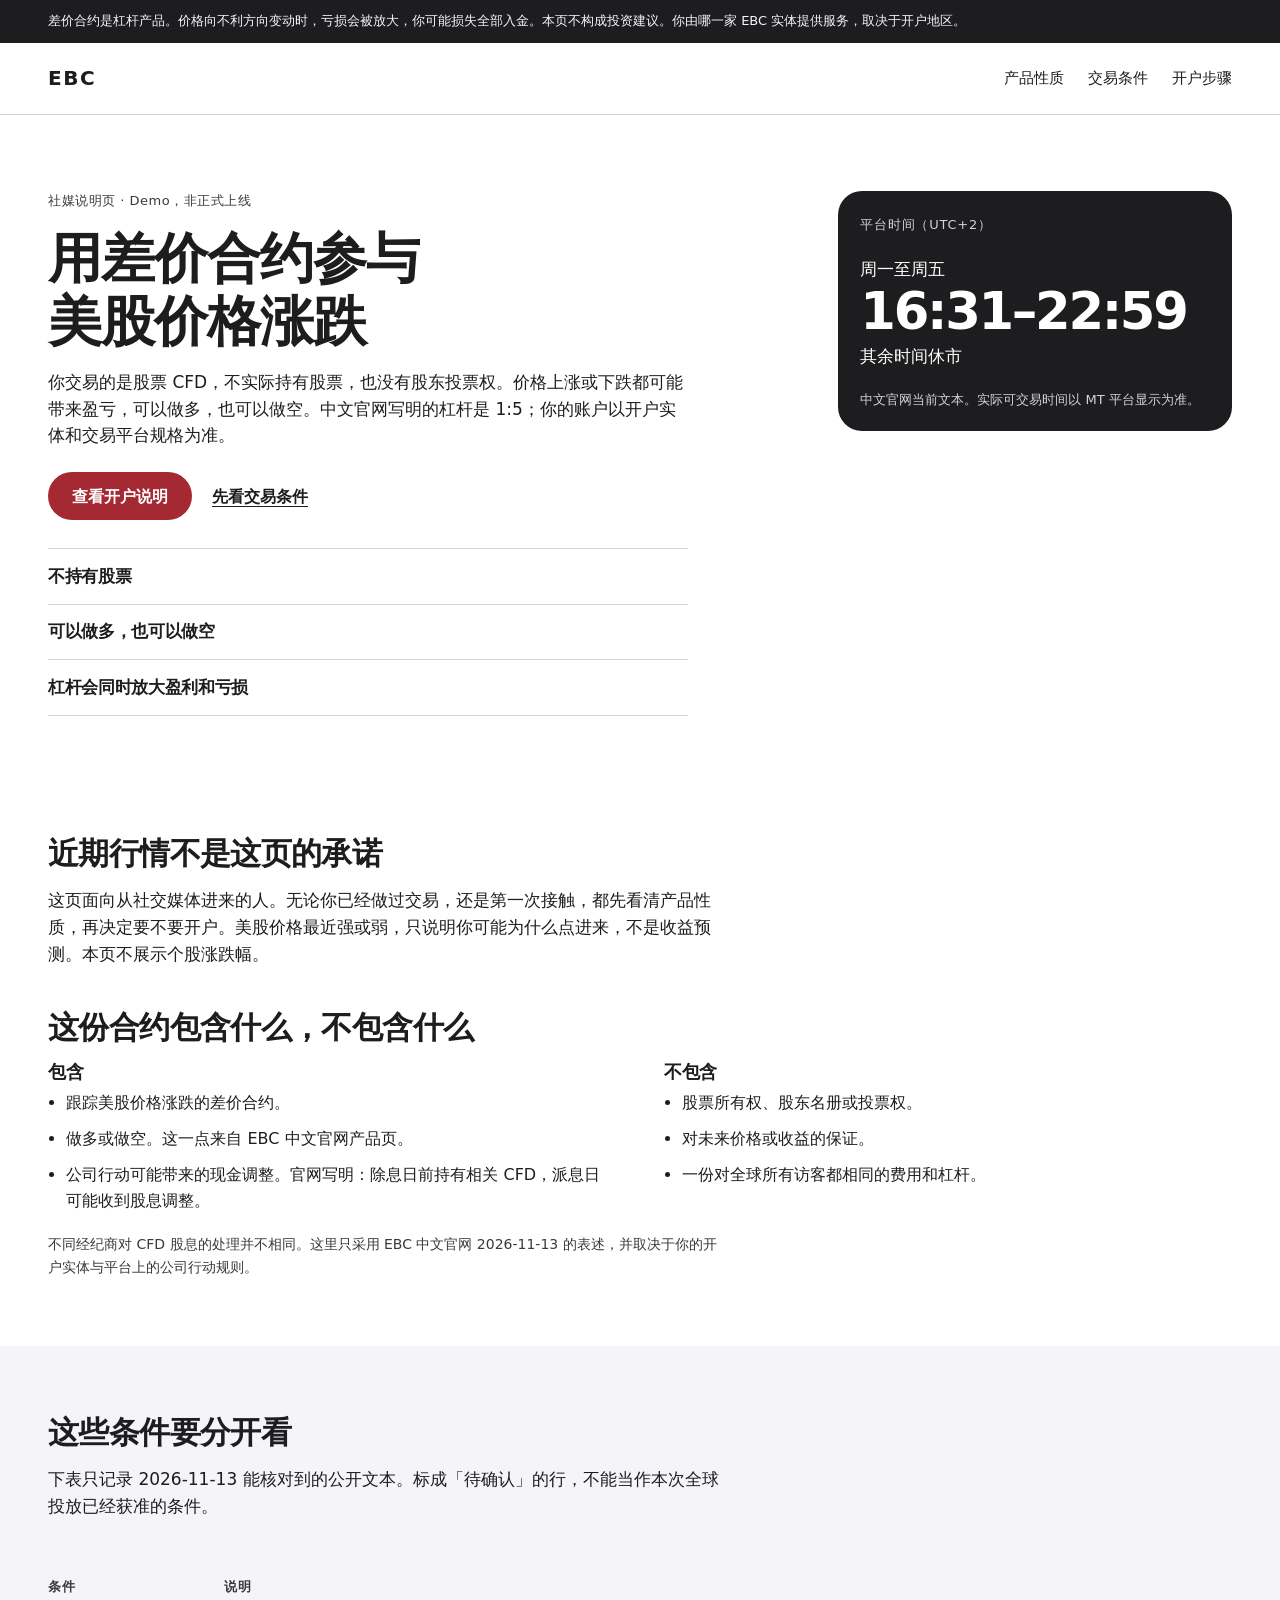
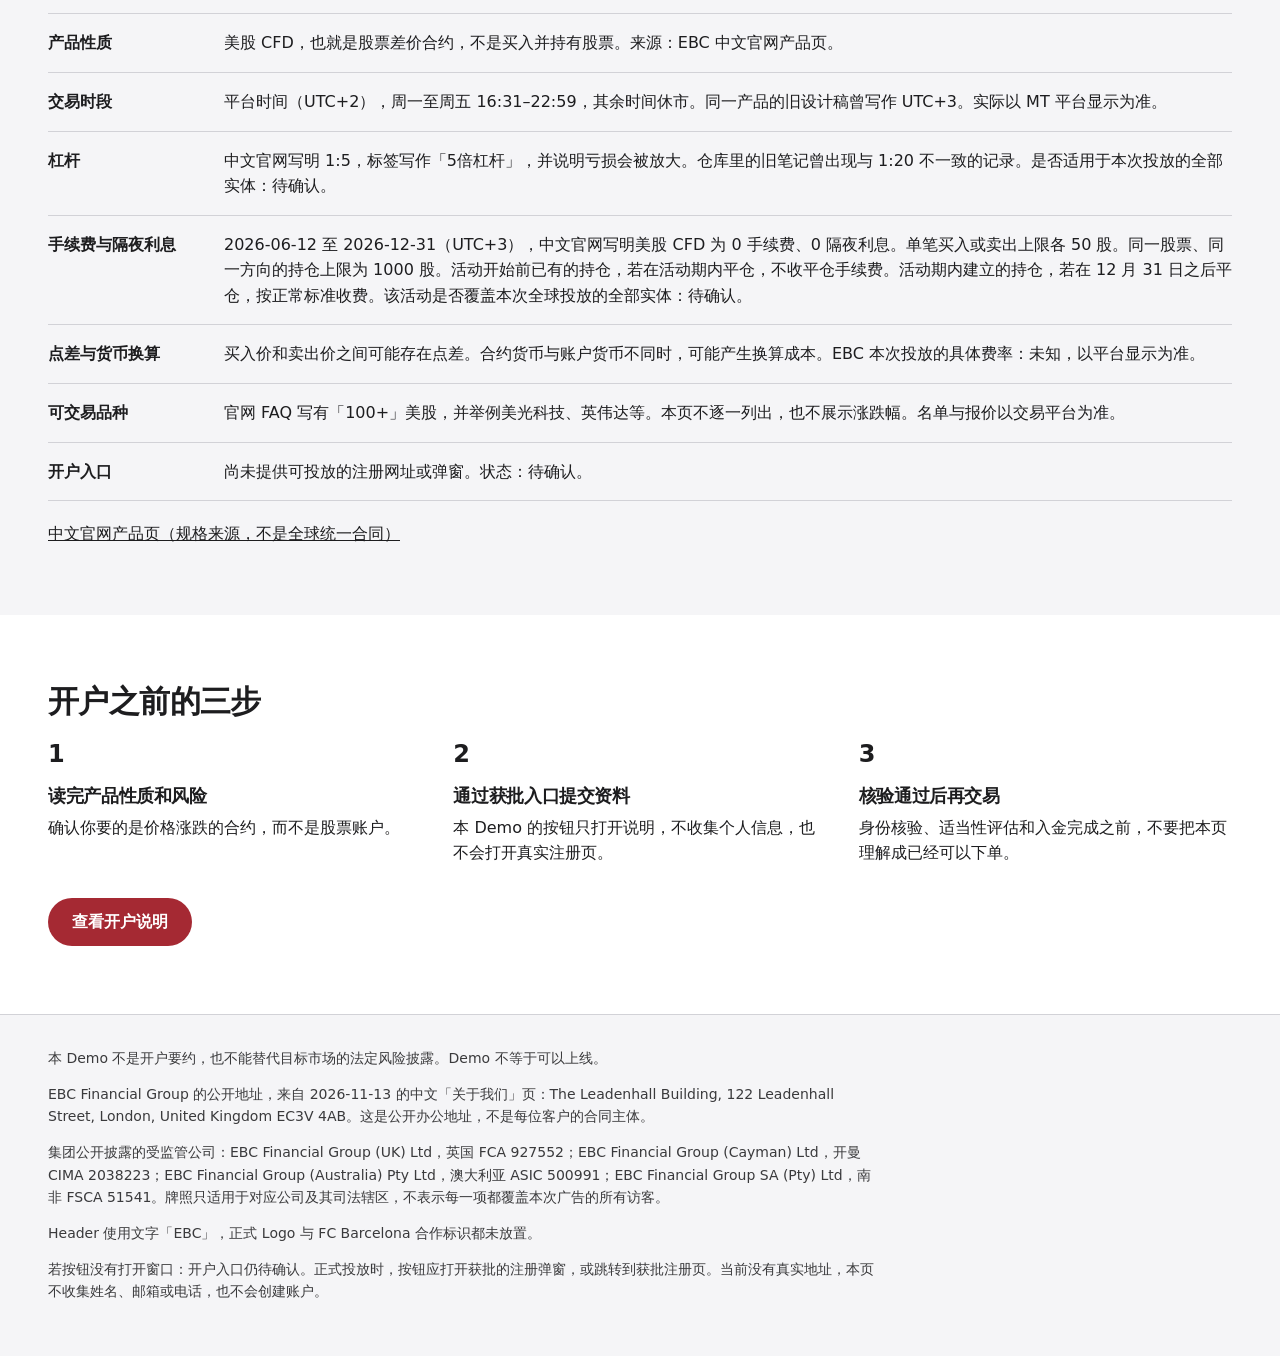
<file: projects/2026-11-us-stocks-social-lp/demo/index.html>
<!DOCTYPE html>
<html lang="zh-Hans">
  <head>
    <meta charset="utf-8" />
    <meta name="viewport" content="width=device-width, initial-scale=1" />
    <title>美股 CFD · EBC Demo</title>
    <meta
      name="description"
      content="用差价合约参与美股价格涨跌。不实际持有股票。这是 Demo，不是开户要约。"
    />
    <link rel="stylesheet" href="styles.css" />
  </head>
  <body>
    <a class="skip" href="#main">跳到主要内容</a>

    <p class="risk" role="note">
      差价合约是杠杆产品。价格向不利方向变动时，亏损会被放大，你可能损失全部入金。本页不构成投资建议。你由哪一家
      EBC 实体提供服务，取决于开户地区。
    </p>

    <header class="site-header">
      <div class="ebc-container header-inner">
        <a class="brand" href="#top">EBC<span class="visually-hidden"> Financial Group</span></a>
        <nav class="section-nav" aria-label="页内">
          <a href="#nature">产品性质</a>
          <a href="#conditions">交易条件</a>
          <a href="#steps">开户步骤</a>
        </nav>
      </div>
    </header>

    <main id="main">
      <section class="hero" id="top" aria-labelledby="hero-title">
        <div class="ebc-container hero-grid">
          <div class="hero-copy">
            <p class="eyebrow">社媒说明页 · Demo，非正式上线</p>
            <h1 id="hero-title">
              <span class="h1-line">用差价合约参与</span>
              <span class="h1-line">美股价格涨跌</span>
            </h1>
            <p class="lead">
              你交易的是股票 CFD，不实际持有股票，也没有股东投票权。价格上涨或下跌都可能带来盈亏，可以做多，也可以做空。中文官网写明的杠杆是
              1:5；你的账户以开户实体和交易平台规格为准。
            </p>
            <div class="actions">
              <button type="button" class="ebc-btn--primary hero-cta" data-demo-cta>
                查看开户说明
              </button>
              <a class="text-link" href="#conditions">先看交易条件</a>
            </div>
            <ul class="bounds">
              <li>不持有股票</li>
              <li>可以做多，也可以做空</li>
              <li>杠杆会同时放大盈利和亏损</li>
            </ul>
          </div>

          <aside class="session" aria-label="官网当前写出的交易时段">
            <p class="session-kicker">平台时间（UTC+2）</p>
            <p class="session-days">周一至周五</p>
            <p class="session-range">16:31–22:59</p>
            <p class="session-rest">其余时间休市</p>
            <p class="session-note">
              中文官网当前文本。实际可交易时间以 MT 平台显示为准。
            </p>
          </aside>
        </div>
      </section>

      <section class="block" id="nature" aria-labelledby="nature-title">
        <div class="ebc-container">
          <h2 id="nature-title">近期行情不是这页的承诺</h2>
          <p class="prose">
            这页面向从社交媒体进来的人。无论你已经做过交易，还是第一次接触，都先看清产品性质，再决定要不要开户。美股价格最近强或弱，只说明你可能为什么点进来，不是收益预测。本页不展示个股涨跌幅。
          </p>

          <h2 id="contains-title">这份合约包含什么，不包含什么</h2>
          <div class="split">
            <div>
              <h3>包含</h3>
              <ul class="plain">
                <li>跟踪美股价格涨跌的差价合约。</li>
                <li>做多或做空。这一点来自 EBC 中文官网产品页。</li>
                <li>
                  公司行动可能带来的现金调整。官网写明：除息日前持有相关 CFD，派息日可能收到股息调整。
                </li>
              </ul>
            </div>
            <div>
              <h3>不包含</h3>
              <ul class="plain">
                <li>股票所有权、股东名册或投票权。</li>
                <li>对未来价格或收益的保证。</li>
                <li>一份对全球所有访客都相同的费用和杠杆。</li>
              </ul>
            </div>
          </div>
          <p class="fine">
            不同经纪商对 CFD 股息的处理并不相同。这里只采用 EBC 中文官网 2026-11-13
            的表述，并取决于你的开户实体与平台上的公司行动规则。
          </p>
        </div>
      </section>

      <section class="block block-alt" id="conditions" aria-labelledby="conditions-title">
        <div class="ebc-container">
          <h2 id="conditions-title">这些条件要分开看</h2>
          <p class="prose">
            下表只记录 2026-11-13 能核对到的公开文本。标成「待确认」的行，不能当作本次全球投放已经获准的条件。
          </p>
          <table class="spec">
            <caption class="visually-hidden">
              美股 CFD 已核对条件与待确认项
            </caption>
            <thead>
              <tr>
                <th scope="col">条件</th>
                <th scope="col">说明</th>
              </tr>
            </thead>
            <tbody>
              <tr>
                <th scope="row">产品性质</th>
                <td>美股 CFD，也就是股票差价合约，不是买入并持有股票。来源：EBC 中文官网产品页。</td>
              </tr>
              <tr>
                <th scope="row">交易时段</th>
                <td>
                  平台时间（UTC+2），周一至周五 16:31–22:59，其余时间休市。同一产品的旧设计稿曾写作
                  UTC+3。实际以 MT 平台显示为准。
                </td>
              </tr>
              <tr>
                <th scope="row">杠杆</th>
                <td>
                  中文官网写明 1:5，标签写作「5倍杠杆」，并说明亏损会被放大。仓库里的旧笔记曾出现与
                  1:20 不一致的记录。是否适用于本次投放的全部实体：待确认。
                </td>
              </tr>
              <tr>
                <th scope="row">手续费与隔夜利息</th>
                <td>
                  2026-06-12 至 2026-12-31（UTC+3），中文官网写明美股 CFD 为 0 手续费、0
                  隔夜利息。单笔买入或卖出上限各 50 股。同一股票、同一方向的持仓上限为 1000
                  股。活动开始前已有的持仓，若在活动期内平仓，不收平仓手续费。活动期内建立的持仓，若在
                  12 月 31 日之后平仓，按正常标准收费。该活动是否覆盖本次全球投放的全部实体：待确认。
                </td>
              </tr>
              <tr>
                <th scope="row">点差与货币换算</th>
                <td>
                  买入价和卖出价之间可能存在点差。合约货币与账户货币不同时，可能产生换算成本。EBC
                  本次投放的具体费率：未知，以平台显示为准。
                </td>
              </tr>
              <tr>
                <th scope="row">可交易品种</th>
                <td>
                  官网 FAQ 写有「100+」美股，并举例美光科技、英伟达等。本页不逐一列出，也不展示涨跌幅。名单与报价以交易平台为准。
                </td>
              </tr>
              <tr>
                <th scope="row">开户入口</th>
                <td>尚未提供可投放的注册网址或弹窗。状态：待确认。</td>
              </tr>
            </tbody>
          </table>
          <p class="source-link">
            <a
              href="https://www.ebc.com/zh-cn/trading-product/share-cfds/"
              rel="noopener noreferrer"
              target="_blank"
              >中文官网产品页（规格来源，不是全球统一合同）<span class="visually-hidden">（在新窗口打开）</span></a
            >
          </p>
        </div>
      </section>

      <section class="block" id="steps" aria-labelledby="steps-title">
        <div class="ebc-container">
          <h2 id="steps-title">开户之前的三步</h2>
          <ol class="steps">
            <li>
              <h3>读完产品性质和风险</h3>
              <p>确认你要的是价格涨跌的合约，而不是股票账户。</p>
            </li>
            <li>
              <h3>通过获批入口提交资料</h3>
              <p>本 Demo 的按钮只打开说明，不收集个人信息，也不会打开真实注册页。</p>
            </li>
            <li>
              <h3>核验通过后再交易</h3>
              <p>身份核验、适当性评估和入金完成之前，不要把本页理解成已经可以下单。</p>
            </li>
          </ol>
          <div class="actions">
            <button type="button" class="ebc-btn--primary" data-demo-cta>查看开户说明</button>
          </div>
        </div>
      </section>
    </main>

    <footer class="site-footer">
      <div class="ebc-container">
        <p>
          本 Demo 不是开户要约，也不能替代目标市场的法定风险披露。Demo 不等于可以上线。
        </p>
        <p>
          EBC Financial Group 的公开地址，来自 2026-11-13 的中文「关于我们」页：The Leadenhall
          Building, 122 Leadenhall Street, London, United Kingdom EC3V 4AB。这是公开办公地址，不是每位客户的合同主体。
        </p>
        <p>
          集团公开披露的受监管公司：EBC Financial Group (UK) Ltd，英国 FCA 927552；EBC Financial
          Group (Cayman) Ltd，开曼 CIMA 2038223；EBC Financial Group (Australia) Pty Ltd，澳大利亚
          ASIC 500991；EBC Financial Group SA (Pty) Ltd，南非 FSCA
          51541。牌照只适用于对应公司及其司法辖区，不表示每一项都覆盖本次广告的所有访客。
        </p>
        <p>Header 使用文字「EBC」，正式 Logo 与 FC Barcelona 合作标识都未放置。</p>
        <p id="demo-fallback">
          若按钮没有打开窗口：开户入口仍待确认。正式投放时，按钮应打开获批的注册弹窗，或跳转到获批注册页。当前没有真实地址，本页不收集姓名、邮箱或电话，也不会创建账户。
        </p>
      </div>
    </footer>

    <div class="sticky-cta" hidden>
      <div class="ebc-container sticky-inner">
        <p>美股 CFD，不持有股票</p>
        <button type="button" class="ebc-btn--primary" data-demo-cta>查看开户说明</button>
      </div>
    </div>

    <dialog id="demo-dialog" aria-labelledby="dialog-title">
      <h2 id="dialog-title">开户入口仍待确认</h2>
      <p>
        这是 Demo 模拟。正式投放时，这个按钮应打开获批的注册弹窗，或跳转到获批注册页。当前没有真实地址，所以这里不收集姓名、邮箱或电话，也不会创建账户。
      </p>
      <button type="button" class="ebc-btn--primary" id="dialog-close">关闭</button>
    </dialog>

    <script src="main.js"></script>
  </body>
</html>
</file>
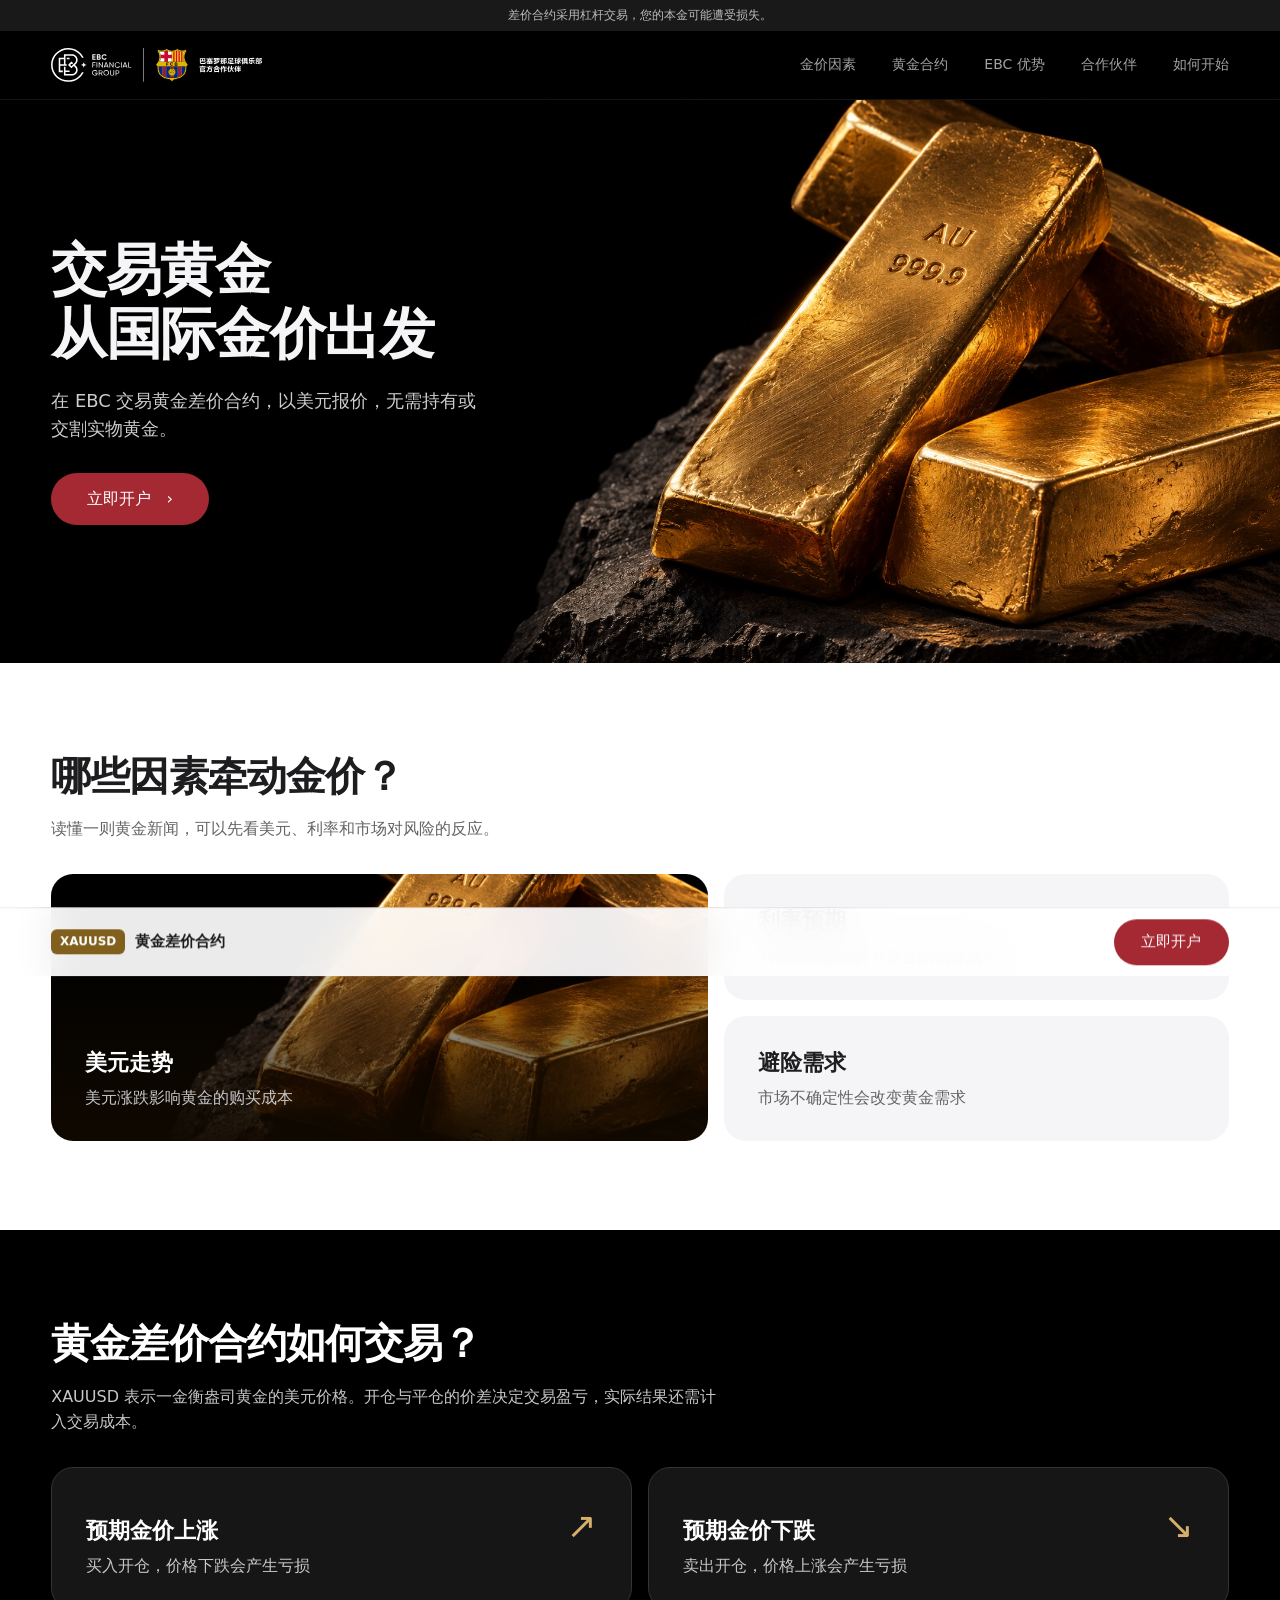
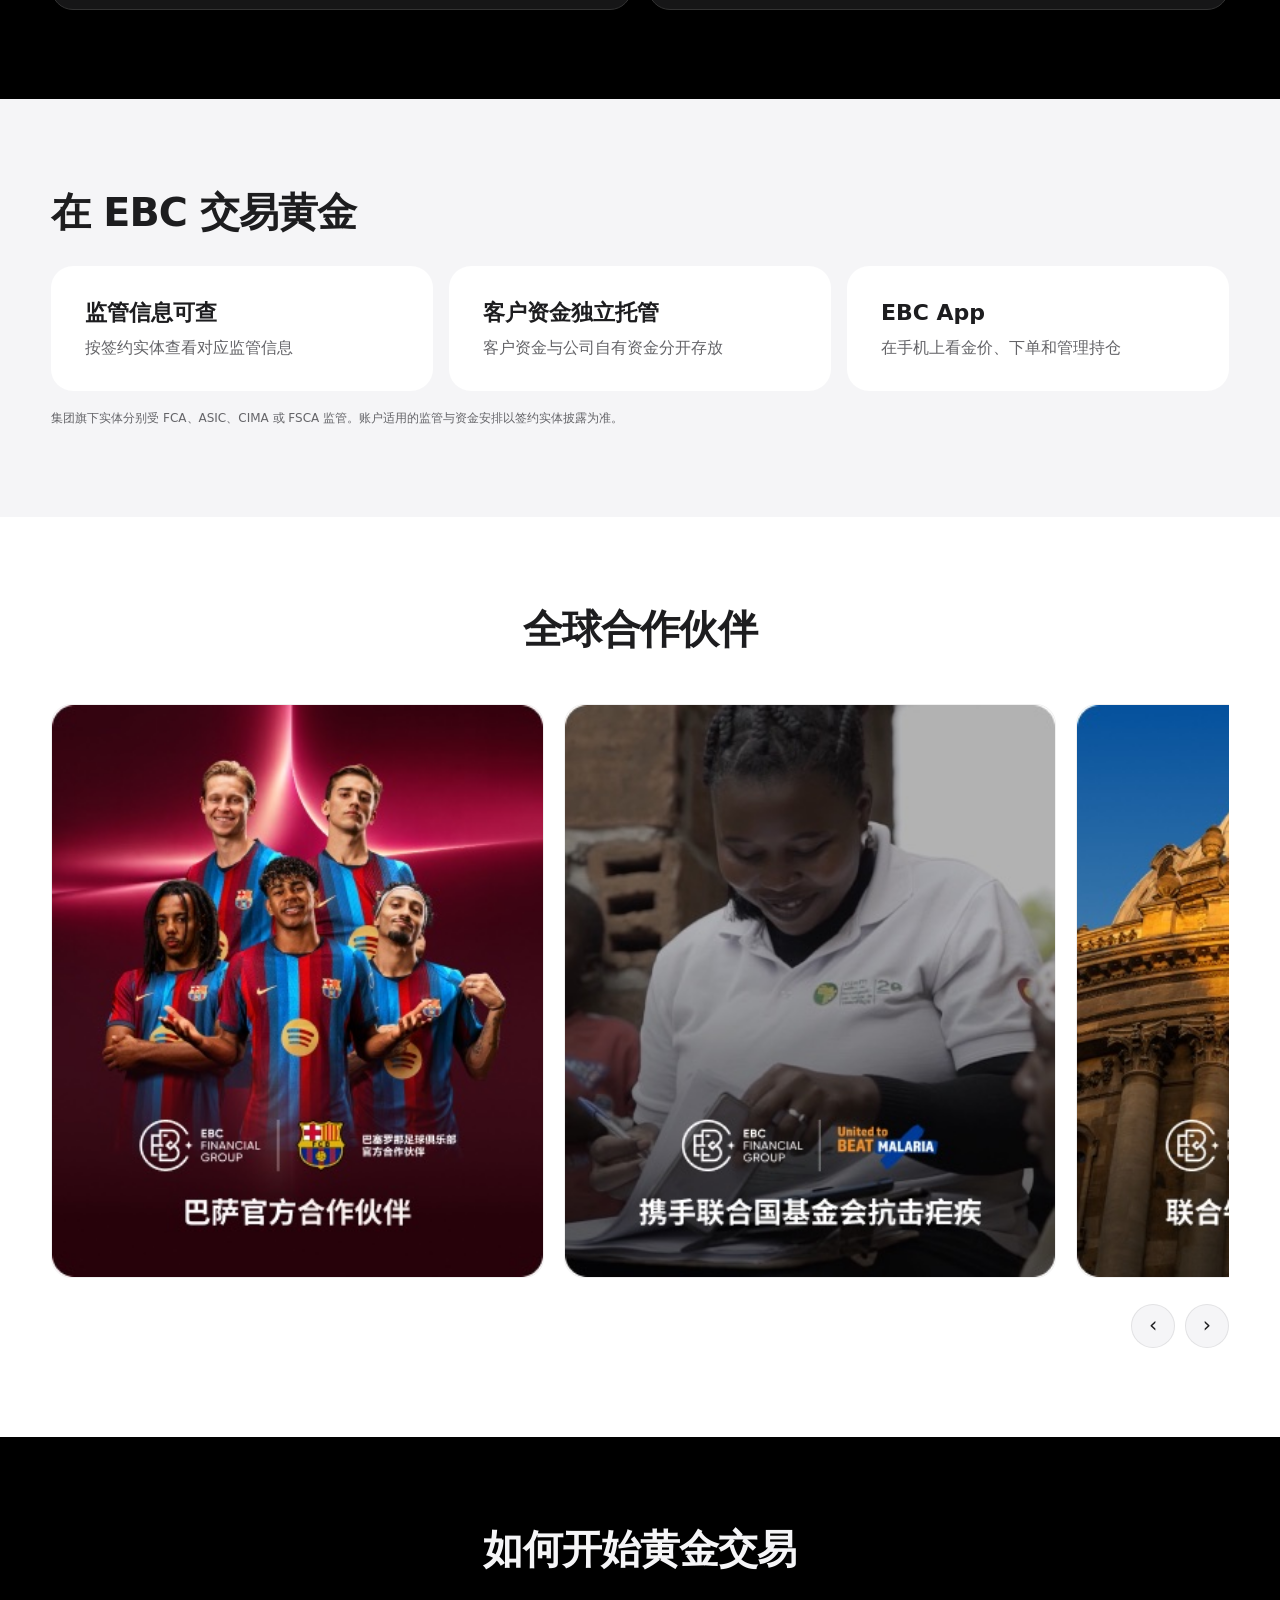
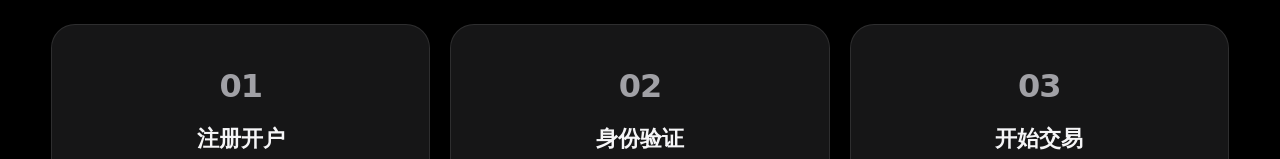
<file: projects/gold-social-lp/demo/index.html>
<!doctype html>
<html lang="zh-CN"><head><meta charset="utf-8"><meta name="viewport" content="width=device-width,initial-scale=1"><title>黄金差价合约交易｜EBC 金融集团</title>
<meta name="description" content="了解美元金价的影响因素、黄金差价合约与 EBC 交易工具。">
<meta property="og:title" content="黄金差价合约交易｜EBC 金融集团"><meta name="twitter:card" content="summary_large_image"><meta property="og:image" content="assets/gold.jpg">
<link rel="stylesheet" href="styles.css"></head><body><div class="risk">差价合约采用杠杆交易，您的本金可能遭受损失。</div>
<section class="hero-stage" id="top"><header class="lp-nav">
      <div class="lp-container lp-nav__inner">
        <a href="#top" class="lp-brand" aria-label="EBC Financial Group — 巴塞罗那足球俱乐部官方合作伙伴">
          <img
            src="assets/brand.svg"
            alt="EBC Financial Group — 巴塞罗那足球俱乐部官方合作伙伴"
            class="lp-brand__logo"
            width="230"
            height="36"
          />
        </a>

        <nav class="lp-nav__links" aria-label="页面导航">
          <a href="#market">金价因素</a>
          <a href="#product">黄金合约</a>
          <a href="#why-ebc">EBC 优势</a>
          <a href="#partners">合作伙伴</a>
          <a href="#steps">如何开始</a>
        </nav>

        <button
          type="button"
          class="lp-menu-btn"
          id="menuToggle"
          aria-label="打开导航菜单"
          aria-expanded="false"
          aria-controls="mobileDrawer"
        >
          <span></span>
          <span></span>
        </button>
      </div>

      <div class="lp-mobile-drawer" id="mobileDrawer" hidden>
        <a href="#market">金价因素</a>
        <a href="#product">黄金合约</a>
        <a href="#why-ebc">EBC 优势</a>
        <a href="#partners">合作伙伴</a>
        <a href="#steps">如何开始</a>
        <button type="button" class="ui-btn ui-btn--primary ui-btn--full" data-open-modal="移动端菜单开户">立即开户</button>
      </div>
    </header>
<div class="gold-stage"><div class="lp-container hero-copy">
<h1>交易黄金<br>从国际金价出发</h1>
<p>在 EBC 交易黄金差价合约，以美元报价，无需持有或交割实物黄金。</p>
<button class="ui-btn ui-btn--primary ui-btn--lg" id="heroCtaAnchor" data-open-modal="首屏">立即开户 <span aria-hidden="true">›</span></button>
</div></div></section><main>
<section class="gold-section" id="market"><div class="lp-container lp-container--standard"><h2>哪些因素牵动金价？</h2>
<p class="lead">读懂一则黄金新闻，可以先看美元、利率和市场对风险的反应。</p><div class="drivers">
<article class="feature"><div><h3>美元走势</h3><p>美元涨跌影响黄金的购买成本</p></div></article>
<article><h3>利率预期</h3><p>利率变化影响持有黄金的机会成本</p></article>
<article><h3>避险需求</h3><p>市场不确定性会改变黄金需求</p></article></div></div></section>
<section class="gold-section dark" id="product"><div class="lp-container lp-container--standard"><h2>黄金差价合约如何交易？</h2>
<p class="lead">XAUUSD 表示一金衡盎司黄金的美元价格。开仓与平仓的价差决定交易盈亏，实际结果还需计入交易成本。</p>
<div class="pair"><article><span aria-hidden="true">↗</span><h3>预期金价上涨</h3><p>买入开仓，价格下跌会产生亏损</p></article><article><span aria-hidden="true">↘</span><h3>预期金价下跌</h3><p>卖出开仓，价格上涨会产生亏损</p></article></div></div></section>
<section class="gold-section soft" id="why-ebc"><div class="lp-container lp-container--standard"><h2>在 EBC 交易黄金</h2><div class="trust">
<article><h3>监管信息可查</h3><p>按签约实体查看对应监管信息</p></article>
<article><h3>客户资金独立托管</h3><p>客户资金与公司自有资金分开存放</p></article>
<article><h3>EBC App</h3><p>在手机上看金价、下单和管理持仓</p></article></div>
<p class="note">集团旗下实体分别受 FCA、ASIC、CIMA 或 FSCA 监管。账户适用的监管与资金安排以签约实体披露为准。</p></div></section>
<section class="lp-section lp-section--white" id="partners" aria-labelledby="partners-title">
      <div class="lp-container">
        <h2 class="ui-h2" id="partners-title">全球合作伙伴</h2>

        <div class="partners-carousel" id="partnersTrack" role="region" aria-label="全球合作伙伴展示">
          <figure class="partner-slide">
            <picture>
              <source media="(max-width: 720px)" srcset="assets/fcb-mobile.jpg" />
              <img src="assets/fcb-pc.jpg" alt="EBC 金融集团 — 巴萨官方合作伙伴" loading="lazy" />
            </picture>
          </figure>

          

          <figure class="partner-slide">
            <picture>
              <source media="(max-width: 720px)" srcset="assets/un-mobile.jpg" />
              <img src="assets/un-pc.jpg" alt="EBC 金融集团 — 携手联合国基金会抗击疟疾" loading="lazy" />
            </picture>
          </figure>

          <figure class="partner-slide">
            <picture>
              <source media="(max-width: 720px)" srcset="assets/oxford-mobile.jpg" />
              <img src="assets/oxford-pc.jpg" alt="EBC 金融集团 — 联合牛津大学举办研讨会" loading="lazy" />
            </picture>
          </figure>

          
        </div>

        <div class="partners-controls" aria-label="切换合作伙伴卡片">
          <button type="button" class="partners-arrow" id="partnerPrev" aria-label="上一张">‹</button>
          <button type="button" class="partners-arrow" id="partnerNext" aria-label="下一张">›</button>
        </div>
      </div>
    </section>

    <!-- M08 (简单三步 · 纯黑 1200px 宽版心收束 + 统一 Apple 字体序号，彻底去除斜杠零等宽字) -->
    <section class="lp-section lp-section--dark" id="steps" aria-labelledby="steps-title">
      <div class="lp-container lp-container--standard">
        <h2 class="ui-h2 ui-h2--inverse" id="steps-title">
          如何开始黄金交易
        </h2>

        <ol class="steps-grid">
          <li class="step-card">
            <span class="step-card__num">01</span>
            <strong>注册开户</strong>
          </li>
          <li class="step-card">
            <span class="step-card__num">02</span>
            <strong>身份验证</strong>
          </li>
          <li class="step-card">
            <span class="step-card__num">03</span>
            <strong>开始交易</strong>
          </li>
        </ol>
      </div>
    </section>
  </main>

  <!-- L1: 极简合规页脚 -->
  <footer class="lp-footer" id="legal-footer">
    <div class="lp-container lp-container--standard">
      <p>© 2026 EBC Financial Group</p>
      <p>市场有风险，投资需谨慎。差价合约（CFD）属带杠杆金融衍生品，存在亏损风险。</p>
    </div>
  </footer>

  <!-- G3: 白色磨砂吸底条 -->
  <div class="sticky-bar" id="stickyBar" aria-hidden="true">
    <div class="lp-container lp-container--standard sticky-bar__inner">
      <div class="sticky-bar__title">
        <span class="sticky-bar__pill">XAUUSD</span>
        <strong>黄金差价合约</strong>
      </div>
      <button type="button" class="ui-btn ui-btn--primary" data-open-modal="吸底悬浮条">
        立即开户
      </button>
    </div>
  </div>

  <!-- G4: 注册弹窗 -->
  <div class="modal-backdrop" id="registerModal" hidden role="dialog" aria-modal="true" aria-labelledby="modalTitle">
    <div class="modal-dialog" role="document">
      <button type="button" class="modal-close" id="modalClose" aria-label="关闭弹窗">×</button>

      <div id="modalFormView">
        <span class="modal-tag">开户流程预览</span>
        <h2 id="modalTitle">开设 EBC 账户</h2>
        <p class="modal-desc" id="modalContext">填写基本信息即可体验开户流程（演示页面不会提交真实数据）。</p>

        <form class="reg-form" id="registerForm" novalidate>
          <div class="field">
            <label for="regName">姓名 / 称呼 *</label>
            <input type="text" id="regName" placeholder="请输入您的称呼" required autocomplete="name" />
            <span class="field__err" id="errName" role="alert"></span>
          </div>

          <div class="field">
            <label for="regEmail">电子邮箱 *</label>
            <input type="email" id="regEmail" placeholder="name@example.com" required autocomplete="email" />
            <span class="field__err" id="errEmail" role="alert"></span>
          </div>

          <div class="field">
            <label for="regPhone">手机号码 *</label>
            <div class="phone-row">
              <select id="regDial" aria-label="区号">
                <option value="+852">+852</option>
                <option value="+886">+886</option>
                <option value="+65">+65</option>
                <option value="+60">+60</option>
                <option value="+86">+86</option>
              </select>
              <input type="tel" id="regPhone" placeholder="请输入手机号" required autocomplete="tel-national" />
            </div>
            <span class="field__err" id="errPhone" role="alert"></span>
          </div>

          <label class="risk-check">
            <input type="checkbox" id="regRisk" required />
            <span>我已知悉黄金差价合约 属于带杠杆金融衍生品，存在本金亏损风险，且本页面为预览演示。</span>
          </label>
          <span class="field__err" id="errRisk" role="alert"></span>

          <button type="submit" class="ui-btn ui-btn--primary ui-btn--full">提交开户意向（Demo）</button>
        </form>
      </div>

      <div id="modalSuccessView" class="modal-success" hidden>
        <div class="modal-success__check" aria-hidden="true">✓</div>
        <h3>开户流程演示完成</h3>
        <p id="modalSuccessText"></p>
        <button type="button" class="ui-btn ui-btn--primary" id="modalDoneBtn">返回页面</button>
      </div>
    </div>
  </div>

  <script src="app.js"></script>
</body>
</html>
</file>
<file: design/starters/lp-product/styles.css>
/*
 * EBC LP_PRODUCT Official Starter Stylesheet (v0.11.0)
 * Inherits tokens-apple-ui.css & tokens-lp.css
 * - Unified Apple sans font (ZERO monospace)
 * - Consistent full-page section heading alignment
 * - Mobile (<=767px): centered headings + NO non-Hero module subtitles
 */

@import "../../foundations/tokens-apple-ui.css";
@import "../../foundations/tokens-lp.css";

@media (prefers-reduced-motion: reduce) {
  *,
  *::before,
  *::after {
    scroll-behavior: auto !important;
    transition-duration: 0.01ms !important;
    animation-duration: 0.01ms !important;
  }
}

*,
*::before,
*::after {
  box-sizing: border-box;
}

[hidden] {
  display: none !important;
}

html {
  scroll-behavior: smooth;
}

body {
  margin: 0;
  font-family: var(--ui-font-sans);
  font-size: var(--ui-fs-body);
  font-weight: var(--ui-fw-regular);
  color: var(--ui-text-primary);
  background: var(--ui-bg-white);
  line-height: var(--ui-lh-body);
  -webkit-font-smoothing: antialiased;
  -moz-osx-font-smoothing: grayscale;
  overflow-x: clip;
  padding-bottom: 4.5rem;
}

body.is-modal-open {
  overflow: hidden;
}

a {
  color: inherit;
  text-decoration: none;
}

button,
input,
select {
  font-family: var(--ui-font-sans);
  font-size: inherit;
}

a:focus-visible,
button:focus-visible,
input:focus-visible,
select:focus-visible {
  outline: 2.5px solid var(--ui-focus);
  outline-offset: 2px;
}

/* ==================== SHARED TYPOGRAPHY & CONTROLS ==================== */
.ui-h2 {
  margin: 0 0 clamp(2.25rem, 3.8vw, 3.25rem);
  text-align: center;
  font-size: var(--ui-fs-h2);
  font-weight: var(--ui-fw-semibold);
  line-height: var(--ui-lh-h2);
  letter-spacing: var(--ui-ls-h2);
  color: var(--ui-text-primary);
}

.ui-h2--inverse {
  color: var(--ui-text-inverse-primary);
}

/* Optional PC section lead — hidden automatically on Mobile per v0.11.0 rule */
.ui-section-lead {
  max-width: 38rem;
  margin: -1.75rem auto clamp(2.25rem, 3.8vw, 3.25rem);
  text-align: center;
  font-size: var(--ui-fs-lead);
  line-height: var(--ui-lh-lead);
  color: var(--ui-text-secondary);
}

.ui-eyebrow {
  display: inline-block;
  font-size: var(--ui-fs-caption);
  font-weight: var(--ui-fw-medium);
  color: var(--ui-text-secondary);
  margin-bottom: 0.45rem;
}

.ui-eyebrow--brand {
  color: var(--ui-brand);
}

.ui-tag {
  display: inline-block;
  font-size: var(--ui-fs-footnote);
  font-weight: var(--ui-fw-medium);
  color: #f06a75;
  margin-bottom: 0.75rem;
}

.ui-btn {
  display: inline-flex;
  align-items: center;
  justify-content: center;
  gap: 0.35rem;
  min-height: var(--ui-btn-h);
  padding: 0 1.65rem;
  border-radius: var(--ui-radius-pill);
  border: 1px solid transparent;
  font-size: 0.96rem;
  font-weight: var(--ui-fw-medium);
  line-height: 1;
  cursor: pointer;
  transition: background-color var(--ui-dur-fast) var(--ui-ease),
    border-color var(--ui-dur-fast) var(--ui-ease),
    transform var(--ui-dur-fast) var(--ui-ease);
}

.ui-btn--lg {
  min-height: var(--ui-btn-h-lg);
  padding: 0 2.15rem;
  font-size: 1.02rem;
}

.ui-btn--primary {
  background: var(--ui-brand);
  color: #ffffff;
}

.ui-btn--primary:hover {
  background: var(--ui-brand-hover);
  transform: translateY(-1px);
}

.ui-btn--primary:active {
  background: var(--ui-brand-active);
  transform: translateY(0);
}

.ui-btn--secondary {
  background: #ffffff;
  color: var(--ui-text-primary);
  border-color: rgba(0, 0, 0, 0.16);
}

.ui-btn--secondary:hover {
  background: #ececf0;
  border-color: rgba(0, 0, 0, 0.24);
}

.ui-btn--full {
  width: 100%;
}

.ui-chevron {
  font-size: 1.15em;
  line-height: 1;
  transform: translateY(-0.5px);
}

.ui-icon {
  display: inline-flex;
  align-items: center;
  justify-content: center;
  margin-bottom: 1rem;
  color: var(--ui-text-primary);
}

.ui-icon--brand {
  color: var(--ui-brand);
}

.ui-icon--brand-light {
  color: #f06a75;
}

/* ==================== NAV & HERO ==================== */
.hero-stage {
  position: relative;
  background: var(--ui-bg-black);
  color: var(--ui-text-inverse-primary);
  overflow: hidden;
}

.lp-nav {
  position: relative;
  z-index: 10;
  border-bottom: 1px solid rgba(255, 255, 255, 0.08);
}

.lp-nav__inner {
  display: flex;
  align-items: center;
  justify-content: space-between;
  height: 4.25rem;
}

.lp-brand {
  display: inline-flex;
  align-items: center;
  flex-shrink: 0;
}

.lp-brand__logo {
  display: block;
  height: 2.15rem;
  width: auto;
  max-width: min(68vw, 16rem);
  object-fit: contain;
}

.lp-nav__links {
  display: flex;
  align-items: center;
  gap: 2.25rem;
  font-size: var(--ui-fs-caption);
  color: var(--ui-text-inverse-secondary);
}

.lp-nav__links a:hover {
  color: #ffffff;
}

.lp-menu-btn {
  display: none;
  width: 44px;
  height: 44px;
  border-radius: 10px;
  border: 1px solid var(--ui-divider-dark);
  background: transparent;
  align-items: center;
  justify-content: center;
  flex-direction: column;
  gap: 5px;
  cursor: pointer;
}

.lp-menu-btn span {
  width: 17px;
  height: 1.5px;
  background: #f5f5f7;
  border-radius: 2px;
}

.lp-mobile-drawer {
  display: flex;
  flex-direction: column;
  gap: 0.5rem;
  padding: 1rem var(--ui-gutter) 1.5rem;
  background: #0a0a0c;
  border-top: 1px solid var(--ui-divider-dark);
}

.lp-mobile-drawer a {
  min-height: 44px;
  display: flex;
  align-items: center;
  font-size: 1rem;
  color: var(--ui-text-inverse-primary);
}

.hero-body {
  padding: clamp(4.5rem, 7vw, 6.5rem) 0 clamp(4rem, 6vw, 5.5rem);
  text-align: center;
}

.hero-copy {
  max-width: 48rem;
  margin: 0 auto;
}

.hero-copy h1 {
  margin: 0;
  font-size: var(--ui-fs-hero);
  font-weight: var(--ui-fw-semibold);
  line-height: var(--ui-lh-hero);
  letter-spacing: var(--ui-ls-hero);
  color: #ffffff;
}

.hero-lead {
  margin: 1.25rem auto 2rem;
  max-width: 34rem;
  font-size: var(--ui-fs-lead);
  line-height: var(--ui-lh-lead);
  color: var(--ui-text-inverse-secondary);
}

.hero-visual {
  margin-top: 2.5rem;
}

/* ==================== SECTIONS & CARDS ==================== */
.lp-section {
  padding: var(--ui-section-py) 0;
}

.lp-section--dark {
  background: var(--ui-bg-black);
  color: var(--ui-text-inverse-primary);
}

.lp-section--white {
  background: var(--ui-bg-white);
  color: var(--ui-text-primary);
}

.lp-section--gray {
  background: var(--ui-bg-gray);
  color: var(--ui-text-primary);
}

.bento-grid {
  display: grid;
  grid-template-columns: 1.25fr 1fr;
  gap: 1.25rem;
}

.bento-card {
  position: relative;
  padding: 2rem 2.25rem;
  border-radius: var(--ui-radius-lg);
  background: var(--ui-bg-charcoal);
  border: 1px solid var(--ui-border-card-dark);
  overflow: hidden;
  transition: border-color var(--ui-dur-fast) var(--ui-ease), transform var(--ui-dur-fast) var(--ui-ease);
}

.bento-card:hover {
  border-color: rgba(255, 255, 255, 0.22);
  transform: translateY(-2px);
}

.bento-card--feature {
  grid-row: span 2;
  display: flex;
  flex-direction: column;
  justify-content: flex-end;
  min-height: 22rem;
}

.bento-metric {
  margin: 0 0 0.5rem;
  font-size: clamp(2.75rem, 5vw, 4rem);
  font-weight: var(--ui-fw-semibold);
  font-variant-numeric: tabular-nums;
  line-height: 1.05;
  letter-spacing: -0.03em;
  color: #ffffff;
}

.bento-card h3,
.surface-card h3 {
  margin: 0 0 0.5rem;
  font-size: var(--ui-fs-h3);
  font-weight: var(--ui-fw-semibold);
  line-height: var(--ui-lh-h3);
  letter-spacing: var(--ui-ls-h3);
}

.bento-card p {
  margin: 0;
  color: var(--ui-text-inverse-secondary);
}

.two-col-grid {
  display: grid;
  grid-template-columns: repeat(2, minmax(0, 1fr));
  gap: 1.25rem;
}

.three-col-grid {
  display: grid;
  grid-template-columns: repeat(3, minmax(0, 1fr));
  gap: 1.25rem;
}

.surface-card {
  padding: 2rem 2.25rem;
  border-radius: var(--ui-radius-lg);
  transition: border-color var(--ui-dur-fast) var(--ui-ease), transform var(--ui-dur-fast) var(--ui-ease);
}

.surface-card:hover {
  transform: translateY(-2px);
}

.surface-card--light {
  background: var(--ui-bg-gray);
  border: 1px solid var(--ui-border-card-light);
}

.surface-card--white {
  background: var(--ui-bg-white);
  border: 1px solid var(--ui-border-card-light);
}

.surface-card p {
  margin: 0 0 1.25rem;
  color: var(--ui-text-secondary);
}

.surface-card p:last-child {
  margin-bottom: 0;
}

/* ==================== M07 PARTNERS ==================== */
.partners-carousel {
  display: flex;
  gap: 1.25rem;
  overflow-x: auto;
  scroll-snap-type: x mandatory;
  scroll-behavior: smooth;
  padding-bottom: 0.35rem;
  scrollbar-width: none;
}

.partners-carousel::-webkit-scrollbar {
  display: none;
}

.partner-slide {
  flex: 0 0 calc((100% - 1.25rem) / 2.35);
  margin: 0;
  scroll-snap-align: start;
  border-radius: var(--ui-radius-md);
  overflow: hidden;
  border: 1px solid var(--ui-border-card-light);
}

.partner-slide img {
  display: block;
  width: 100%;
  height: auto;
}

.partners-controls {
  display: flex;
  justify-content: flex-end;
  gap: 0.6rem;
  margin-top: 1.25rem;
}

.partners-arrow {
  width: 44px;
  height: 44px;
  border-radius: 50%;
  border: 1px solid var(--ui-divider-light);
  background: var(--ui-bg-gray);
  color: var(--ui-text-primary);
  font-size: 1.3rem;
  display: inline-flex;
  align-items: center;
  justify-content: center;
  cursor: pointer;
}

.partners-arrow:hover {
  background: #e8e8ed;
}

/* ==================== M08 STEPS ==================== */
.steps-grid {
  display: grid;
  grid-template-columns: repeat(3, minmax(0, 1fr));
  gap: 1.25rem;
  list-style: none;
  padding: 0;
  margin: 0;
  text-align: center;
}

.step-card {
  padding: 2.35rem 1.75rem;
  border-radius: var(--ui-radius-lg);
  background: var(--ui-bg-charcoal);
  border: 1px solid var(--ui-border-card-dark);
  transition: border-color var(--ui-dur-fast) var(--ui-ease), transform var(--ui-dur-fast) var(--ui-ease);
}

.step-card:hover {
  border-color: rgba(255, 255, 255, 0.22);
  transform: translateY(-2px);
}

.step-card__num {
  display: block;
  font-variant-numeric: tabular-nums;
  font-size: 2rem;
  font-weight: var(--ui-fw-semibold);
  letter-spacing: -0.03em;
  color: var(--ui-text-inverse-secondary);
  margin-bottom: 0.65rem;
}

.step-card strong {
  font-size: var(--ui-fs-h3);
  font-weight: var(--ui-fw-semibold);
  color: var(--ui-text-inverse-primary);
}

/* ==================== FOOTER / STICKY BAR / MODAL ==================== */
.lp-footer {
  padding: 2rem 0 2.75rem;
  background: var(--ui-bg-gray);
  border-top: 1px solid var(--ui-divider-light);
  text-align: center;
  font-size: var(--ui-fs-footnote);
  color: var(--ui-text-tertiary);
}

.lp-footer p {
  margin: 0.3rem 0;
}

.sticky-bar {
  position: fixed;
  left: 0;
  right: 0;
  bottom: 0;
  z-index: 40;
  background: rgba(255, 255, 255, 0.92);
  backdrop-filter: saturate(180%) blur(20px);
  -webkit-backdrop-filter: saturate(180%) blur(20px);
  border-top: 1px solid var(--ui-divider-light);
  padding: 0.7rem 0;
  transform: translateY(110%);
  transition: transform 220ms var(--ui-ease);
}

.sticky-bar.is-visible {
  transform: translateY(0);
}

.sticky-bar__inner {
  display: flex;
  align-items: center;
  justify-content: space-between;
  gap: 1rem;
}

.sticky-bar__title {
  display: flex;
  align-items: center;
  gap: 0.65rem;
}

.sticky-bar__pill {
  font-size: var(--ui-fs-footnote);
  font-weight: var(--ui-fw-semibold);
  color: #ffffff;
  background: var(--ui-brand);
  padding: 0.2rem 0.55rem;
  border-radius: 6px;
}

.sticky-bar__title strong {
  font-size: 0.96rem;
  font-weight: var(--ui-fw-semibold);
  color: var(--ui-text-primary);
}

.modal-backdrop {
  position: fixed;
  inset: 0;
  z-index: 60;
  background: rgba(0, 0, 0, 0.58);
  backdrop-filter: blur(8px);
  -webkit-backdrop-filter: blur(8px);
  display: flex;
  align-items: center;
  justify-content: center;
  padding: 1.25rem;
}

.modal-dialog {
  position: relative;
  width: min(100%, 28rem);
  max-height: 90dvh;
  overflow-y: auto;
  background: var(--ui-bg-white);
  border-radius: var(--ui-radius-lg);
  padding: 1.85rem;
  box-shadow: 0 24px 64px rgba(0, 0, 0, 0.28);
}

.modal-close {
  position: absolute;
  top: 0.85rem;
  right: 0.85rem;
  width: 44px;
  height: 44px;
  border: 0;
  border-radius: 50%;
  background: var(--ui-bg-gray);
  color: var(--ui-text-primary);
  font-size: 1.25rem;
  cursor: pointer;
}

.modal-tag {
  display: inline-block;
  font-size: var(--ui-fs-footnote);
  font-weight: var(--ui-fw-medium);
  color: var(--ui-brand);
  background: var(--ui-brand-tint);
  padding: 0.2rem 0.6rem;
  border-radius: 6px;
  margin-bottom: 0.6rem;
}

.modal-dialog h2 {
  margin: 0 0 0.35rem;
  font-size: 1.4rem;
  font-weight: var(--ui-fw-semibold);
}

.modal-desc {
  margin: 0 0 1.15rem;
  font-size: 0.9rem;
  color: var(--ui-text-secondary);
}

.reg-form {
  display: flex;
  flex-direction: column;
  gap: 0.9rem;
}

.field {
  display: flex;
  flex-direction: column;
  gap: 0.3rem;
}

.field label {
  font-size: var(--ui-fs-caption);
  font-weight: var(--ui-fw-medium);
}

.field input,
.field select {
  min-width: 0;
  min-height: 2.75rem;
  padding: 0.5rem 0.85rem;
  border-radius: 10px;
  border: 1px solid rgba(0, 0, 0, 0.16);
  background: #ffffff;
  font-size: 0.95rem;
}

.phone-row {
  display: grid;
  grid-template-columns: 5.4rem minmax(0, 1fr);
  gap: 0.5rem;
}

.risk-check {
  display: flex;
  align-items: flex-start;
  gap: 0.55rem;
  font-size: var(--ui-fs-footnote);
  color: var(--ui-text-secondary);
}

.risk-check input {
  margin-top: 0.2rem;
  accent-color: var(--ui-brand);
}

.field__err {
  font-size: var(--ui-fs-footnote);
  color: var(--ui-brand);
}

.modal-success {
  text-align: center;
  padding: 1rem 0;
}

.modal-success__check {
  width: 2.85rem;
  height: 2.85rem;
  margin: 0 auto 0.9rem;
  border-radius: 50%;
  background: rgba(21, 128, 61, 0.1);
  color: #15803d;
  font-size: 1.3rem;
  font-weight: var(--ui-fw-semibold);
  display: flex;
  align-items: center;
  justify-content: center;
}

/* ==================== MOBILE (<= 767px · 居中标题 + 非 Hero 隐藏副标题) ==================== */
@media (max-width: 767px) {
  .lp-nav__links {
    display: none;
  }

  .lp-menu-btn {
    display: inline-flex;
  }

  .lp-brand__logo {
    height: 1.75rem;
  }

  .hero-copy,
  .hero-lead,
  .ui-h2 {
    text-align: center;
  }

  /* 移动端非 Hero 模块一律不展示副标题（v0.11.0 铁律） */
  .ui-section-lead {
    display: none;
  }

  .bento-grid,
  .two-col-grid,
  .three-col-grid,
  .steps-grid {
    grid-template-columns: 1fr;
  }

  .bento-card--feature {
    min-height: 15rem;
  }

  .bento-card,
  .surface-card {
    padding: 1.5rem;
  }

  .partner-slide {
    flex-basis: 84%;
  }

  .step-card {
    padding: 1.4rem;
  }

  .sticky-bar__title strong {
    font-size: 0.875rem;
  }
}
</file>
<file: projects/2026-11-ebcshare-workplace/demo/styles.css>
/* EBC Share — visual system v2
   1 tokens · 2 base · 3 shell · 4 primitives · 5 workspace · 6 apps · 7 community
   8 announcements · 9 board · 10 profile & tool · 11 overlays · 12 motion · 13 responsive */

/* ───────── 1. Tokens ───────── */
:root {
  /* surfaces: neutral white-grey */
  --side-bg: #f6f7f9;
  --paper: #f8f9fb;
  --paper-2: #eef0f3;
  --sheet: #ffffff;
  --card: #ffffff;
  --ink: #202127;
  --ink-2: #69707c;
  --ink-3: #959ba5;
  --line: #e8ebef;
  --line-2: #dadee4;
  /* brand */
  --brand: #a52933;
  --brand-deep: #8f202a;
  --brand-tint: #fbeeef;
  --brand-glow: #e2707b;
  /* states */
  --ok: #1f8a5b;
  --ok-tint: #e3f2ea;
  --warn: #b7791f;
  --warn-tint: #fbf1dc;
  --gold: #d99a1c;
  /* type */
  --sans: -apple-system, BlinkMacSystemFont, "SF Pro Display", "SF Pro Text", "PingFang SC", "Helvetica Neue", "Noto Sans SC", "Microsoft YaHei", sans-serif;
  --mono: ui-monospace, "SF Mono", "Cascadia Mono", Consolas, monospace;
  /* shape & depth */
  --r-sm: 8px;
  --r-md: 12px;
  --r-lg: 18px;
  --r-xl: 22px;
  --shadow-sm: 0 1px 2px rgba(16, 24, 40, 0.05);
  --shadow-md: 0 4px 12px -4px rgba(16, 24, 40, 0.1);
  --shadow-lg: 0 12px 32px -12px rgba(16, 24, 40, 0.18), 0 2px 6px rgba(16, 24, 40, 0.04);
  --ease: cubic-bezier(0.2, 0.8, 0.2, 1);
  --spring: cubic-bezier(0.34, 1.56, 0.64, 1);
  --side: 236px;
}
.tone-red { --tone: #a52933; --tone-bg: #f7e9e7; --tone-soft: #ecc9c9; }
.tone-blue { --tone: #3457b2; --tone-bg: #e8eefa; --tone-soft: #c5d3f1; }
.tone-purple { --tone: #6b4bb8; --tone-bg: #eee9f8; --tone-soft: #d5c9ef; }
.tone-green { --tone: #1f7a55; --tone-bg: #e4f2ea; --tone-soft: #bfe0cf; }

/* ───────── 2. Base ───────── */
*, *::before, *::after { box-sizing: border-box; }
html { -webkit-text-size-adjust: 100%; scroll-behavior: smooth; }
body {
  margin: 0;
  background: var(--sheet);
  color: var(--ink);
  font: 400 14px/1.5 var(--sans);
  font-variant-numeric: tabular-nums;
  -webkit-font-smoothing: antialiased;
  text-rendering: optimizeLegibility;
}
h1, h2, h3, h4, p, dl, dd { margin: 0; }
h1, h2, h3 { letter-spacing: -0.01em; line-height: 1.3; text-wrap: balance; }
button, input, select, textarea { font: inherit; color: inherit; }
button { background: none; border: 0; padding: 0; cursor: pointer; text-align: inherit; }
a { color: inherit; text-decoration: none; }
img { display: block; max-width: 100%; }
::selection { background: var(--brand-tint); }
:focus-visible { outline: 2px solid var(--brand); outline-offset: 2px; border-radius: 6px; }
main:focus { outline: none; }
.icon { width: 20px; height: 20px; flex: none; fill: none; stroke: currentColor; stroke-width: 1.75; stroke-linecap: round; stroke-linejoin: round; }
.icon.small { width: 16px; height: 16px; }
.muted { color: var(--ink-3); }
.sr-only { position: absolute; width: 1px; height: 1px; overflow: hidden; clip: rect(0 0 0 0); white-space: nowrap; }
.skip-link { position: fixed; left: 12px; top: -60px; z-index: 100; background: var(--ink); color: #fff; padding: 10px 14px; border-radius: 10px; transition: top 0.2s; }
.skip-link:focus { top: 12px; }
.flip { display: inline-flex; transform: scaleX(-1); }

/* ───────── 3. Shell ───────── */
.sidebar {
  position: fixed; inset: 0 auto 0 0; z-index: 30;
  width: var(--side); padding: 24px 14px 16px;
  display: flex; flex-direction: column; gap: 2px;
  overflow-y: auto;
  background: var(--side-bg); border-right: 1px solid var(--line);
}
.brand { display: flex; align-items: baseline; gap: 6px; padding: 2px 10px 24px; width: fit-content; }
.brand-ebc { font-weight: 800; font-size: 20px; letter-spacing: -0.03em; color: var(--brand); }
.brand-word { font: 600 20px/1 var(--sans); letter-spacing: -0.02em; color: var(--ink); }
.nav-caption { padding: 12px 10px 8px; font-size: 12px; font-weight: 500; color: var(--ink-3); letter-spacing: 0.01em; }
.nav-main { display: flex; flex-direction: column; gap: 2px; }
.nav-link {
  display: flex; align-items: center; gap: 11px; width: 100%;
  height: 38px; padding: 0 10px; border-radius: 9px;
  color: var(--ink-2); font-size: 14px; font-weight: 500; line-height: 1; letter-spacing: -0.005em;
  transition: background 0.2s var(--ease), color 0.2s var(--ease);
}
.nav-link > .icon, .nav-link > .app-mini { width: 19px; height: 19px; }
.nav-link .icon { color: #8a909b; transition: color 0.2s var(--ease); }
.nav-link > span:not(.app-mini) { flex: 1; min-width: 0; overflow: hidden; text-overflow: ellipsis; white-space: nowrap; }
.nav-link:hover { background: rgba(32, 33, 39, 0.045); color: var(--ink); }
.nav-link:hover .icon { color: var(--ink); }
.nav-link.active { background: rgba(32, 33, 39, 0.065); color: var(--ink); font-weight: 600; }
.nav-link.active .icon { color: var(--brand); }
.nav-link .app-mini { background: none; color: inherit; border-radius: 0; }
.nav-link .app-mini .icon { width: 19px; height: 19px; }
.nav-link .count { min-width: 20px; height: 20px; padding: 0 6px; border-radius: 99px; background: var(--brand); color: #fff; font-size: 11.5px; font-weight: 600; display: grid; place-items: center; }
.app-mini { width: 22px; height: 22px; border-radius: 6px; display: grid; place-items: center; background: var(--paper); color: var(--ink-2); flex: none; }
.app-mini .icon { width: 14px; height: 14px; }
.sidebar-bottom { margin-top: auto; padding-top: 16px; display: flex; flex-direction: column; gap: 6px; border-top: 1px solid var(--line); }
.profile-row { display: flex; align-items: center; gap: 10px; padding: 8px 10px; border-radius: 12px; transition: background 0.2s var(--ease); }
.profile-row:hover { background: rgba(32, 33, 39, 0.045); }
.profile-row > .icon { color: var(--ink-3); }
.profile-copy { flex: 1; min-width: 0; display: flex; flex-direction: column; line-height: 1.3; }
.profile-copy strong { font-weight: 600; font-size: 13.5px; }
.profile-copy span { font-size: 12px; color: var(--ink-2); }
.avatar { width: 36px; height: 36px; border-radius: 50%; flex: none; display: grid; place-items: center; background: var(--paper-2); color: #4b5563; font-size: 13px; font-weight: 600; letter-spacing: 0.02em; }
.avatar.small { width: 24px; height: 24px; font-size: 10.5px; }
.avatar.red { background: #f4d9d8; color: #8d2630; }
.avatar.blue { background: #dbe4f7; color: #2e4c9c; }
.avatar.green { background: #d7ecdf; color: #1c6b4b; }

.shell {
  margin-left: var(--side);
  min-height: 100vh;
  background: var(--sheet);
}
.topbar {
  position: sticky; top: 0; z-index: 20;
  height: 60px; padding: 0 20px 0 28px;
  display: flex; align-items: center; gap: 16px;
  background: var(--sheet);
  border-bottom: 1px solid var(--line);
}
.breadcrumb { display: flex; align-items: center; gap: 6px; color: var(--ink-2); font-size: 13px; white-space: nowrap; }
.breadcrumb b { color: var(--ink); font-weight: 600; }
.breadcrumb a:hover { color: var(--ink); }
.breadcrumb .icon { width: 12px; height: 12px; }
.field::placeholder, textarea::placeholder { color: var(--ink-3); }
.top-actions { margin-left: auto; display: flex; align-items: center; gap: 6px; }
.icon-button { position: relative; width: 36px; height: 36px; border-radius: 10px; display: grid; place-items: center; color: var(--ink-2); transition: background 0.2s, color 0.2s; flex: none; }
.icon-button:hover { background: var(--paper); color: var(--ink); }
.notification-dot { position: absolute; top: 8px; right: 9px; width: 8px; height: 8px; border-radius: 50%; background: var(--brand); box-shadow: 0 0 0 2px var(--sheet); }
.lang-switch { display: flex; padding: 3px; border-radius: 10px; background: var(--paper); font-size: 12.5px; font-weight: 600; color: var(--ink-3); }
.lang-switch span { padding: 5px 9px; border-radius: 7px; line-height: 1.2; transition: background 0.2s, color 0.2s, box-shadow 0.2s; }
.lang-switch span.on { background: var(--card); color: var(--ink); box-shadow: 0 0 0 1px var(--line); }
.top-avatar { margin-left: 4px; width: 32px; height: 32px; font-size: 11.5px; transition: box-shadow 0.2s var(--ease); }
.top-avatar:hover { box-shadow: 0 0 0 3px var(--paper); }
.mobile-toggle, .mobile-nav, .mobile-sidebar-backdrop { display: none; }
.page { --page-x: clamp(32px, 4vw, 64px); max-width: calc(1240px + var(--page-x) * 2); margin: 0 auto; padding: 28px var(--page-x) 32px; }
@media (min-width: 781px) {
  .page.page-workspace { padding-top: clamp(48px, 4.4vw, 72px); padding-bottom: 56px; }
}

/* ───────── 4. Primitives ───────── */
.page-heading { display: flex; align-items: flex-end; justify-content: space-between; gap: 24px; margin-bottom: 28px; }
.page-kicker { display: inline-flex; align-items: center; gap: 8px; font-size: 13px; font-weight: 600; color: var(--brand); margin-bottom: 10px; letter-spacing: 0.01em; }
.page-kicker::before { content: ""; width: 18px; height: 2px; border-radius: 2px; background: currentColor; }
.page-heading h1 { font-size: 32px; font-weight: 650; letter-spacing: -0.02em; line-height: 1.2; }
.page-heading p { margin-top: 8px; color: var(--ink-2); font-size: 14px; }
.page-heading-action { flex: none; display: flex; align-items: center; gap: 12px; flex-wrap: wrap; }
.block { margin-top: 40px; }
.section-head { display: flex; align-items: center; gap: 16px; margin-bottom: 18px; min-height: 32px; }
.section-head h2 { font-size: 20px; font-weight: 600; line-height: 1.3; letter-spacing: -0.01em; }
.section-head > .text-button, .section-head > .hint { margin-left: auto; }
.section-head > .text-button { margin-right: -10px; }
.panel { background: var(--card); border: 1px solid var(--line); border-radius: 16px; padding: 22px 24px; }
.panel-title { display: flex; align-items: center; justify-content: space-between; gap: 12px; margin-bottom: 12px; }
.panel-title h2 { font-size: 18px; font-weight: 600; }
.panel-icon { width: 30px; height: 30px; border-radius: 9px; background: var(--paper); display: grid; place-items: center; color: var(--ink-2); }
.hint { font-size: 12.5px; color: var(--ink-3); }
.button {
  display: inline-flex; align-items: center; justify-content: center; gap: 6px;
  height: 38px; padding: 0 14px; border-radius: 10px;
  background: var(--card); border: 1px solid var(--line-2);
  font-size: 14px; font-weight: 500; white-space: nowrap;
  transition: background 0.2s var(--ease), border-color 0.2s var(--ease), color 0.2s var(--ease);
}
.button:hover { background: var(--paper); }
.button.primary { background: var(--brand); border-color: transparent; color: #fff; }
.button.primary:hover { background: var(--brand-deep); }
.button.on-dark { background: rgba(255, 255, 255, 0.1); border-color: rgba(255, 255, 255, 0.16); color: #fff; box-shadow: none; }
.button.on-dark:hover { background: rgba(255, 255, 255, 0.18); }
.button:disabled { opacity: 0.45; cursor: not-allowed; }
.text-button { display: inline-flex; align-items: center; gap: 4px; height: 30px; padding: 0 10px; border-radius: 8px; color: var(--ink-2); font-size: 13px; font-weight: 500; line-height: 1; white-space: nowrap; transition: color 0.2s var(--ease), background 0.2s var(--ease); }
.text-button:hover { color: var(--brand); background: rgba(165, 41, 51, 0.06); }
.text-button:focus-visible, .notice-go:focus-visible { outline: 2px solid rgba(165, 41, 51, 0.4); outline-offset: 1px; border-radius: 8px; }
.text-button .icon { transition: transform 0.2s var(--ease); }
.text-button:hover .icon:last-child { transform: translateX(3px); }
.field {
  height: 38px; padding: 0 12px; border-radius: 10px; min-width: 0;
  background: var(--card); border: 1px solid var(--line-2);
  transition: border-color 0.2s, box-shadow 0.2s;
}
.field:hover { border-color: #c4c9d1; }
.field:focus { outline: 0; border-color: var(--brand); box-shadow: 0 0 0 4px rgba(165, 41, 51, 0.12); }
select.field {
  appearance: none; -webkit-appearance: none; padding-right: 34px; cursor: pointer;
  background-image: url("data:image/svg+xml,%3Csvg xmlns='http://www.w3.org/2000/svg' width='16' height='16' viewBox='0 0 24 24' fill='none' stroke='%235c5450' stroke-width='2' stroke-linecap='round' stroke-linejoin='round'%3E%3Cpath d='m6 9 6 6 6-6'/%3E%3C/svg%3E");
  background-repeat: no-repeat; background-position: right 10px center;
}
textarea.field { height: auto; min-height: 120px; padding: 10px 12px; resize: vertical; line-height: 1.6; }
.search-wrap { position: relative; display: inline-flex; }
.search-wrap > .icon { position: absolute; left: 11px; top: 50%; transform: translateY(-50%); color: var(--ink-3); pointer-events: none; }
.search-wrap .field { padding-left: 34px; width: 240px; }
.toolbar { display: flex; align-items: center; justify-content: space-between; gap: 12px 16px; flex-wrap: wrap; margin-bottom: 20px; }
.filters { display: flex; align-items: center; gap: 12px; flex-wrap: wrap; }
.tabs { display: flex; gap: 6px; flex-wrap: wrap; }
.tab { height: 34px; padding: 0 14px; border-radius: 99px; color: var(--ink-2); font-weight: 500; border: 1px solid transparent; display: inline-flex; align-items: center; gap: 6px; transition: background 0.2s, color 0.2s; }
.tab:hover { background: var(--paper); color: var(--ink); }
.tab.active { background: var(--ink); color: #fff; }
.tab-count { min-width: 18px; height: 18px; padding: 0 5px; border-radius: 99px; background: var(--paper-2); color: var(--ink-2); font-size: 11.5px; display: grid; place-items: center; }
.tab.active .tab-count { background: rgba(255, 255, 255, 0.2); color: #fff; }
.tabs.seg { background: var(--paper); padding: 3px; border-radius: 11px; gap: 0; flex-wrap: nowrap; margin-bottom: 4px; }
.tabs.seg .tab { flex: 1; justify-content: center; height: 30px; border-radius: 8px; font-size: 13px; }
.tabs.seg .tab:hover { background: none; }
.tabs.seg .tab.active { background: var(--card); color: var(--ink); box-shadow: 0 0 0 1px var(--line); }
.toggle { display: inline-flex; align-items: center; gap: 8px; font-size: 13.5px; color: var(--ink-2); cursor: pointer; white-space: nowrap; user-select: none; }
.toggle input { position: absolute; opacity: 0; width: 1px; height: 1px; }
.toggle-ui { position: relative; width: 34px; height: 20px; border-radius: 99px; background: var(--paper-2); box-shadow: inset 0 0 0 1px var(--line); transition: background 0.2s; }
.toggle-ui::after { content: ""; position: absolute; top: 2px; left: 2px; width: 16px; height: 16px; border-radius: 50%; background: #fff; box-shadow: 0 1px 3px rgba(0, 0, 0, 0.2); transition: transform 0.25s var(--spring); }
.toggle input:checked + .toggle-ui { background: var(--brand); }
.toggle input:checked + .toggle-ui::after { transform: translateX(14px); }
.toggle input:focus-visible + .toggle-ui { outline: 2px solid var(--brand); outline-offset: 2px; }
.tiny-tag { display: inline-flex; align-items: center; height: 20px; padding: 0 7px; border-radius: 6px; font-size: 11.5px; font-weight: 500; white-space: nowrap; }
.tiny-tag.red { background: var(--brand-tint); color: var(--brand-deep); }
.tiny-tag.gray { background: var(--paper); color: var(--ink-2); }
.tiny-tag.green { background: var(--ok-tint); color: var(--ok); }
.status { display: inline-flex; align-items: center; gap: 6px; font-size: 12.5px; color: var(--ink-2); white-space: nowrap; }
.status i { width: 7px; height: 7px; border-radius: 50%; background: var(--ok); box-shadow: 0 0 0 3px var(--ok-tint); }
.status-readOnly i { background: #3457b2; box-shadow: 0 0 0 3px #e8eefa; }
.status-request i { background: var(--warn); box-shadow: 0 0 0 3px var(--warn-tint); }
.status-requested i { background: var(--warn); box-shadow: 0 0 0 3px var(--warn-tint); animation: pulse 1.8s ease-in-out infinite; }
.status-building i { background: transparent; box-shadow: inset 0 0 0 1.5px var(--ink-3); }
.preview-label { display: inline-flex; align-items: center; gap: 6px; height: 30px; padding: 0 12px; border-radius: 99px; border: 1px solid var(--line-2); font-size: 12.5px; color: var(--ink-2); white-space: nowrap; }
.empty { grid-column: 1 / -1; display: flex; flex-direction: column; align-items: center; text-align: center; gap: 6px; padding: 56px 20px; }
.empty-icon { width: 52px; height: 52px; border-radius: 16px; background: var(--paper); display: grid; place-items: center; color: var(--ink-3); margin-bottom: 8px; transform: rotate(-6deg); }
.empty h3 { font-size: 16px; }
.empty p { color: var(--ink-2); margin-bottom: 12px; }
.footer { margin-top: 48px; padding-top: 18px; border-top: 1px solid var(--line); display: flex; justify-content: flex-end; gap: 16px; flex-wrap: wrap; font-size: 12.5px; color: var(--ink-3); }
.footer span, .footer button { display: inline-flex; align-items: center; gap: 6px; }
.footer button:hover { color: var(--ink); }

/* ───────── 5. Workspace ───────── */
.hero { position: relative; isolation: isolate; container-type: inline-size; display: grid; grid-template-columns: repeat(3, minmax(0, 1fr)); gap: 24px; align-items: center; }
.hero-copy { grid-column: span 2; }
.hero::before {
  content: ""; position: absolute; z-index: -1; pointer-events: none;
  left: -24px; top: -28px; width: min(62%, 720px); height: calc(100% + 56px);
  background:
    radial-gradient(46% 60% at 30% 55%, rgba(165, 41, 51, 0.045), rgba(165, 41, 51, 0) 70%),
    radial-gradient(50% 70% at 75% 40%, rgba(148, 160, 178, 0.07), rgba(148, 160, 178, 0) 70%);
}
.hero-copy { display: flex; flex-direction: column; min-width: 0; padding: 8px 0; }
.hero-date { display: flex; align-items: center; flex-wrap: wrap; gap: 6px 16px; color: var(--ink-2); font-size: 13px; font-weight: 500; line-height: 1; }
.hero-date span { display: inline-flex; align-items: center; gap: 6px; white-space: nowrap; }
.hero-date .icon { width: 13px; height: 13px; color: var(--ink-3); stroke-width: 1.75; }
.hero-date .hero-part { margin-right: -6px; }
.hero-date .hero-part .icon { width: 15px; height: 15px; color: #c1636c; stroke-width: 1.6; }
.hero h1 { margin-top: 18px; font-size: clamp(48px, 3.6vw, 54px); font-weight: 700; letter-spacing: -0.035em; line-height: 1.1; color: var(--ink); }
.hero h1 em { font: inherit; font-style: normal; letter-spacing: inherit; color: var(--brand); }
.hero-copy p { margin-top: 14px; font-size: 17px; line-height: 1.55; color: #7a808b; max-width: 32em; letter-spacing: -0.005em; }
.notice-strip { width: 100%; height: 48px; margin-top: 28px; padding: 0 8px 0 8px; display: flex; align-items: center; gap: 12px; background: var(--card); border: 1px solid var(--line); border-radius: 12px; transition: background 0.2s var(--ease), border-color 0.2s var(--ease); }
.notice-strip:hover { background: var(--paper); border-color: var(--line-2); }
.notice-badge { display: inline-flex; align-items: center; gap: 5px; height: 28px; padding: 0 9px 0 8px; border-radius: 7px; background: var(--brand-tint); color: var(--brand-deep); font-size: 12px; font-weight: 600; line-height: 1; white-space: nowrap; flex: none; }
.notice-badge .icon { color: var(--brand); }
.notice-text { flex: 1; min-width: 0; overflow: hidden; text-overflow: ellipsis; white-space: nowrap; font-size: 14px; font-weight: 500; line-height: 1.4; color: var(--ink); }
.notice-go { display: inline-flex; align-items: center; gap: 4px; height: 30px; padding: 0 10px; border-radius: 8px; color: var(--ink-2); font-size: 13px; font-weight: 500; line-height: 1; white-space: nowrap; transition: color 0.2s var(--ease), background 0.2s var(--ease); }
.notice-strip:hover .notice-go { color: var(--brand); background: rgba(165, 41, 51, 0.06); }
.icon-go { width: 15px; height: 15px; transition: transform 0.24s var(--ease), color 0.24s var(--ease); }
.text-button:hover .icon-go, .notice-strip:hover .icon-go, .personal-stats button:hover .icon-go { transform: translateX(2px) rotate(45deg); }
.app-icon { width: 44px; height: 44px; border-radius: 12px; background: var(--paper); color: var(--ink-2); display: grid; place-items: center; flex: none; }
/* app illustrations */
.art { position: absolute; inset: 0; display: flex; align-items: center; justify-content: center; }
.art-translate .glyph { width: 60px; height: 60px; border-radius: 16px; display: grid; place-items: center; font: 600 28px/1 var(--sans); box-shadow: 0 8px 18px -8px rgba(125, 27, 37, 0.45); transition: transform 0.5s var(--spring); }
.art-translate .g1 { background: #fff; color: var(--tone); transform: translateX(5px) rotate(-8deg) translateY(-4px); z-index: 1; }
.art-translate .g2 { background: var(--tone); color: #fff; transform: translateX(-5px) rotate(7deg) translateY(6px); }
.modal-app-hero:hover .art-translate .g1 { transform: translateX(55px) rotate(6deg) translateY(6px); }
.modal-app-hero:hover .art-translate .g2 { transform: translateX(-55px) rotate(-7deg) translateY(-4px); }
.art-board { align-items: flex-end; gap: 7px; padding-bottom: 24px; }
.art-board i { width: 15px; height: calc(var(--h) * 70px); border-radius: 5px 5px 2px 2px; background: var(--tone-soft); transform-origin: bottom; transition: transform 0.45s var(--spring), background 0.2s; }
.art-board i.now { background: var(--tone); }
.modal-app-hero:hover .art-board i { transform: scaleY(1.14); }
.modal-app-hero:hover .art-board i:nth-child(even) { transform: scaleY(0.86); }
.art-domain .url { position: relative; z-index: 1; display: inline-flex; align-items: center; gap: 6px; height: 36px; padding: 0 14px 0 12px; border-radius: 99px; background: #fff; color: var(--tone); box-shadow: 0 8px 18px -8px rgba(70, 40, 140, 0.4); font: 500 13px var(--mono); transition: transform 0.4s var(--ease); }
.art-domain .url em { font-style: normal; color: var(--ink-2); }
.art-domain .url b { width: 30px; height: 7px; border-radius: 4px; background: var(--tone-soft); }
.art-domain .url b + b { width: 16px; opacity: 0.6; }
.art-domain .orbit { position: absolute; left: 50%; top: 50%; width: 150px; height: 150px; margin: -75px; border-radius: 50%; border: 1.5px solid var(--tone-soft); transition: transform 0.9s var(--ease); }
.art-domain .o2 { width: 150px; height: 60px; margin: -30px -75px; }
.modal-app-hero:hover .art-domain .o1 { transform: scale(1.18); }
.modal-app-hero:hover .art-domain .o2 { transform: rotate(180deg); }
.modal-app-hero:hover .art-domain .url { transform: scale(1.05); }
.art-assets i { position: absolute; width: 50px; height: 62px; border-radius: 10px; background: #fff; box-shadow: 0 6px 14px -8px rgba(20, 80, 50, 0.5); transition: transform 0.5s var(--spring); }
.art-assets i:nth-child(1) { background: var(--tone); transform: rotate(-14deg) translateX(-26px); }
.art-assets i:nth-child(2) { background: #f4d9a6; transform: rotate(-4deg) translateX(-8px); }
.art-assets i:nth-child(3) { background: var(--tone-soft); transform: rotate(6deg) translateX(10px); }
.art-assets i:nth-child(4) { transform: rotate(15deg) translateX(28px); background: linear-gradient(160deg, #fff 55%, var(--tone-bg) 55%); }
.modal-app-hero:hover .art-assets i:nth-child(1) { transform: rotate(-22deg) translateX(-62px); }
.modal-app-hero:hover .art-assets i:nth-child(2) { transform: rotate(-8deg) translateX(-22px) translateY(-4px); }
.modal-app-hero:hover .art-assets i:nth-child(3) { transform: rotate(8deg) translateX(22px) translateY(-4px); }
.modal-app-hero:hover .art-assets i:nth-child(4) { transform: rotate(22deg) translateX(62px); }

.announcement-list { display: flex; flex-direction: column; }
.announcement-row { display: grid; grid-template-columns: 46px minmax(0, 1fr) auto; align-items: center; gap: 16px; padding: 17px 10px; margin: 0 -10px; width: calc(100% + 20px); border-radius: 12px; position: relative; transition: background 0.2s; }
.announcement-row + .announcement-row::before { content: ""; position: absolute; left: 10px; right: 10px; top: 0; height: 1px; background: var(--line); }
.announcement-row:hover { background: var(--paper); }
.announcement-row:hover::before, .announcement-row:hover + .announcement-row::before { opacity: 0; }
.a-date { display: flex; flex-direction: column; align-items: center; line-height: 1; }
.a-date b { font: 600 26px/1 var(--sans); letter-spacing: -0.02em; }
.a-date small { margin-top: 3px; font-size: 11.5px; color: var(--ink-3); letter-spacing: 0.04em; }
.announce-body { min-width: 0; display: flex; flex-direction: column; gap: 5px; }
.announce-body strong { font-size: 15px; font-weight: 600; line-height: 1.4; }
.announcement-row.is-read .announce-body strong { font-weight: 500; color: var(--ink-2); }
.announcement-row.is-read .a-date b { color: var(--ink-3); }
.unread-dot { display: inline-block; width: 7px; height: 7px; border-radius: 50%; background: var(--brand); margin-right: 8px; vertical-align: 2px; }
.a-meta { display: flex; align-items: center; gap: 8px; font-size: 12.5px; color: var(--ink-3); }
.a-go { color: var(--ink-3); opacity: 0; transform: translateX(-6px); transition: opacity 0.2s, transform 0.2s var(--ease); }
.announcement-row:hover .a-go, .announcement-row:focus-visible .a-go { opacity: 1; transform: none; }

.me-card, .profile-banner { position: relative; overflow: hidden; background: var(--ink); color: #fff; border-radius: 16px; }
.me-card {
  padding: 16px 20px; display: flex; flex-direction: column; border-radius: 20px;
  color: #f4f4f5; border: 1px solid rgba(255, 255, 255, 0.08);
  background:
    radial-gradient(90% 70% at 100% 0%, rgba(82, 25, 35, 0.95), rgba(82, 25, 35, 0) 70%),
    radial-gradient(70% 60% at 0% 100%, rgba(58, 20, 28, 0.6), rgba(58, 20, 28, 0) 70%),
    linear-gradient(160deg, #1f1f23 0%, #18181b 55%, #141416 100%);
  box-shadow: inset 0 1px 0 rgba(255, 255, 255, 0.07);
  overflow: visible; transform-style: preserve-3d;
  transform: perspective(1100px) rotateX(var(--rx, 0deg)) rotateY(var(--ry, 0deg));
}
.me-card > .me-glow { display: none; }
.me-card > .me-sheen {
  position: absolute; inset: 0; z-index: 0; border-radius: inherit; pointer-events: none;
  opacity: calc(0.35 + var(--lift, 0) * 0.65);
  background:
    radial-gradient(60% 55% at var(--gx, 70%) var(--gy, 20%), rgba(196, 52, 66, 0.34), rgba(165, 41, 51, 0) 70%),
    radial-gradient(28% 26% at var(--gx, 70%) var(--gy, 20%), rgba(255, 255, 255, 0.07), rgba(255, 255, 255, 0) 70%),
    linear-gradient(calc(110deg + var(--ry, 0deg) * 6), rgba(255, 255, 255, 0) 35%, rgba(255, 255, 255, calc(0.015 + var(--lift, 0) * 0.035)) 50%, rgba(255, 255, 255, 0) 65%);
}
.me-card::after {
  content: ""; position: absolute; inset: 0; z-index: 2; border-radius: inherit; padding: 1px; pointer-events: none;
  background: radial-gradient(45% 45% at var(--gx, 70%) var(--gy, 20%), rgba(255, 196, 200, calc(0.12 + var(--lift, 0) * 0.4)), rgba(255, 255, 255, 0.05) 70%);
  -webkit-mask: linear-gradient(#000 0 0) content-box, linear-gradient(#000 0 0); -webkit-mask-composite: xor;
  mask: linear-gradient(#000 0 0) content-box exclude, linear-gradient(#000 0 0);
}
.me-card > .me-top { transform: translateZ(calc(var(--lift, 0) * 10px)); }
.me-card > .me-xp { transform: translateZ(calc(var(--lift, 0) * 18px)); }
.me-card > .personal-stats { transform: translateZ(calc(var(--lift, 0) * 6px)); }
@media (prefers-reduced-motion: reduce), (hover: none) {
  .me-card { transform: none; }
  .me-card > .me-top, .me-card > .me-xp, .me-card > .personal-stats { transform: none; }
}
.me-glow { position: absolute; right: -90px; top: -110px; width: 320px; height: 320px; border-radius: 50%; background: radial-gradient(closest-side, rgba(165, 41, 51, 0.85), rgba(165, 41, 51, 0)); pointer-events: none; }
.profile-banner::after { content: ""; position: absolute; inset: 0; pointer-events: none; background-image: radial-gradient(rgba(255, 255, 255, 0.07) 1px, transparent 1px); background-size: 14px 14px; mask-image: linear-gradient(200deg, #000, transparent 60%); -webkit-mask-image: linear-gradient(200deg, #000, transparent 60%); }
.me-card > *, .profile-banner > * { position: relative; z-index: 1; }
.me-card > .me-glow, .profile-banner > .me-glow { position: absolute; z-index: 0; }
.me-top { display: flex; align-items: center; gap: 14px; }
.me-kicker { font-size: 12px; font-weight: 500; color: #e8949c; letter-spacing: 0.01em; }
.me-id h3 { font-size: 16px; font-weight: 600; margin-top: 2px; line-height: 1.3; color: #fafafa; }
.me-id p { font-size: 13px; color: rgba(244, 244, 245, 0.56); margin-top: 2px; }
.me-card .xp-ring { width: 46px; height: 46px; }
.me-card .xp-ring circle { stroke-width: 4; }
.me-card .me-top { gap: 12px; }
.me-card .me-id p { margin-top: 1px; line-height: 1.35; }
.me-card .me-kicker { display: block; line-height: 1.25; }
.me-card .me-id h3 { margin-top: 1px; line-height: 1.25; }
.me-card .me-xp em { line-height: 1.35; }
.me-card .xp-track { stroke: rgba(255, 255, 255, 0.1); }
.me-card .xp-value { stroke: #d9505d; }
.me-card .xp-level { font-size: 17px; }
.xp-ring { position: relative; width: 64px; height: 64px; flex: none; display: grid; place-items: center; }
.xp-ring.lg { width: 96px; height: 96px; }
.xp-ring svg { position: absolute; inset: 0; width: 100%; height: 100%; transform: rotate(-90deg); }
.xp-ring circle { fill: none; stroke-width: 5; stroke-linecap: round; }
.xp-track { stroke: rgba(255, 255, 255, 0.16); }
.xp-value { stroke: var(--brand-glow); stroke-dashoffset: var(--o); }
.xp-level { font: 600 22px/1 var(--sans); letter-spacing: -0.02em; }
.xp-ring.lg .xp-level { font-size: 30px; }
.xp-level small { font: 500 0.5em var(--sans); opacity: 0.7; margin-right: 1px; letter-spacing: 0; }
.me-xp { margin: 12px 0; padding-top: 12px; border-top: 1px solid rgba(255, 255, 255, 0.07); display: flex; flex-wrap: wrap; align-items: baseline; gap: 0 8px; }
.me-xp strong { font: 650 46px/1 var(--sans); letter-spacing: -0.045em; font-variant-numeric: tabular-nums; color: #fff; }
.me-xp span { font-size: 14px; font-weight: 500; color: rgba(244, 244, 245, 0.6); }
.me-xp em { flex-basis: 100%; margin-top: 5px; font-style: normal; font-size: 13px; color: rgba(244, 244, 245, 0.58); }
.personal-stats { margin-top: auto; display: grid; grid-template-columns: 1fr; gap: 8px; }
.personal-stats button {
  position: relative; display: flex; align-items: center; gap: 10px; padding: 8px 12px 8px 8px; border-radius: 12px; text-align: left;
  background: linear-gradient(180deg, rgba(255, 255, 255, 0.07), rgba(255, 255, 255, 0.03));
  border: 1px solid rgba(255, 255, 255, 0.08); box-shadow: inset 0 1px 0 rgba(255, 255, 255, 0.06);
  transition: background 0.24s var(--ease), border-color 0.24s var(--ease);
}
.personal-stats button:hover { background: linear-gradient(180deg, rgba(255, 255, 255, 0.1), rgba(255, 255, 255, 0.04)); border-color: rgba(232, 148, 156, 0.3); }
.reward-mark {
  width: 30px; height: 30px; border-radius: 9px; flex: none; display: grid; place-items: center; color: #f6c7cc;
  background: radial-gradient(120% 120% at 30% 15%, rgba(232, 148, 156, 0.34), rgba(165, 41, 51, 0.28) 55%, rgba(82, 25, 35, 0.5));
  box-shadow: inset 0 1px 0 rgba(255, 255, 255, 0.18), inset 0 0 0 1px rgba(232, 148, 156, 0.22);
}
.reward-mark .icon { width: 18px; height: 18px; stroke-width: 1.6; }
.ps-copy { flex: 1; min-width: 0; display: flex; flex-direction: column; gap: 3px; }
.ps-label { font-size: 12px; color: rgba(244, 244, 245, 0.58); line-height: 1.3; }
.personal-stats strong { font: 650 20px/1.1 var(--sans); letter-spacing: -0.025em; color: #fff; font-variant-numeric: tabular-nums; }
.personal-stats .icon-go { align-self: flex-start; margin-top: 2px; color: rgba(244, 244, 245, 0.5); }
.personal-stats button:hover .icon-go { color: #e8949c; }
.me-card :focus-visible, .profile-banner :focus-visible { outline-color: #fff; }

.story-grid { display: grid; grid-template-columns: repeat(3, minmax(0, 1fr)); gap: 32px 24px; }
.story-media { container-type: inline-size; position: relative; aspect-ratio: 16 / 10; border-radius: 16px; overflow: hidden; background: var(--paper); cursor: pointer; isolation: isolate; }
.story-media img, .story-media .cover { position: absolute; inset: 0; width: 100%; height: 100%; object-fit: cover; transition: transform 0.22s var(--ease); }
.story-card:hover .story-media img, .story-card:hover .story-media .cover { transform: scale(1.02); }
.media-label { position: absolute; left: 12px; top: 12px; z-index: 2; height: 24px; padding: 0 9px; border-radius: 99px; display: inline-flex; align-items: center; font-size: 12px; font-weight: 500; color: var(--ink); background: rgba(255, 255, 255, 0.78); backdrop-filter: blur(10px) saturate(1.4); -webkit-backdrop-filter: blur(10px) saturate(1.4); }
.story-content { padding: 14px 2px 0; }
.story-content h3 { font-size: 15px; font-weight: 600; line-height: 1.45; letter-spacing: -0.005em; cursor: pointer; transition: color 0.2s var(--ease); }
.story-card:hover h3 { color: var(--brand); }
.story-meta { margin-top: 8px; display: flex; align-items: center; gap: 8px; font-size: 13px; color: var(--ink-2); }
.story-author { min-width: 0; overflow: hidden; text-overflow: ellipsis; white-space: nowrap; }
.like-btn { margin-left: auto; display: inline-flex; align-items: center; gap: 5px; height: 28px; padding: 0 8px; margin-right: -8px; border-radius: 8px; color: var(--ink-2); font-size: 13px; transition: background 0.2s var(--ease), color 0.2s var(--ease); }
.like-btn .icon { width: 16px; height: 16px; }
.like-btn b { font-weight: 500; font-variant-numeric: tabular-nums; }
.like-btn:hover { background: rgba(165, 41, 51, 0.06); color: var(--brand); }
.like-btn.liked { color: var(--brand); }
.like-btn.liked .icon { fill: currentColor; }
.like-btn.pop .icon { animation: pop 0.5s var(--spring); }
/* CSS-built story covers */
.cover { display: block; }
.cover-campaign { background: linear-gradient(150deg, #b3303b, #7d1b25); color: #fff; }
.cover-campaign b { position: absolute; left: 8%; bottom: 10%; font: 700 12cqw/0.98 var(--sans); letter-spacing: -0.04em; }
.cover-campaign span { position: absolute; right: 7%; bottom: 10%; font-size: 10.5px; letter-spacing: 0.16em; opacity: 0.75; writing-mode: vertical-rl; }
.cover-campaign .ring { position: absolute; right: -14%; top: -30%; width: 62%; aspect-ratio: 1; border-radius: 50%; border: 1.5px solid rgba(255, 255, 255, 0.28); }
.cover-campaign .r2 { right: 4%; top: -12%; width: 34%; border-color: rgba(255, 255, 255, 0.5); }
.cover-translation { background: #e6ecf8; }
.cover-translation i { position: absolute; top: 50%; left: 50%; width: 34%; aspect-ratio: 1; border-radius: 22%; display: grid; place-items: center; font: 600 15cqw/1 var(--sans); box-shadow: 0 16px 30px -14px rgba(40, 60, 130, 0.5); }
.cover-translation i:nth-child(1) { background: #fff; color: #3457b2; transform: translate(-92%, -58%) rotate(-7deg); }
.cover-translation i:nth-child(2) { background: #1b1614; color: #fff; transform: translate(-8%, -42%) rotate(6deg); }
.cover-translation em { position: absolute; left: 12%; right: 12%; bottom: 14%; height: 1.5px; background: repeating-linear-gradient(90deg, #9eb2e2 0 8px, transparent 8px 16px); }
.cover-design { background: #efeaf6; display: grid; grid-template-columns: repeat(2, 24%); grid-template-rows: repeat(2, 32%); gap: 5%; place-content: center; }
.cover-design i { background: #6b4bb8; border-radius: 22%; }
.cover-design i:nth-child(2) { background: #e2a2b3; border-radius: 50%; }
.cover-design i:nth-child(3) { background: #f6efda; border-radius: 22% 22% 22% 60%; }
.cover-design i:nth-child(4) { background: #1b1614; border-radius: 60% 22% 22% 22%; }
.cover-life { background: linear-gradient(180deg, #fbe4c9 0%, #f6c9a4 58%, #2f5b53 58%, #24463f 100%); }
.cover-life i { position: absolute; left: 50%; top: 58%; width: 30%; aspect-ratio: 1; border-radius: 50%; background: #ee7b4a; transform: translate(-50%, -62%); box-shadow: 0 0 0 14px rgba(238, 123, 74, 0.16); }
.cover-life em { position: absolute; left: 50%; height: 2px; border-radius: 2px; background: rgba(255, 233, 205, 0.7); transform: translateX(-50%); }
.cover-life em:nth-of-type(1) { top: 68%; width: 30%; }
.cover-life em:nth-of-type(2) { top: 76%; width: 20%; }
.cover-life em:nth-of-type(3) { top: 84%; width: 11%; }

/* ───────── 7. Community ───────── */
.tab-line { display: flex; gap: 28px; border-bottom: 1px solid var(--line); margin-bottom: 24px; }
.tab-line button { position: relative; padding: 0 0 12px; font-size: 16px; font-weight: 600; color: var(--ink-3); transition: color 0.2s; }
.tab-line button:hover { color: var(--ink); }
.tab-line button.active { color: var(--ink); }
.tab-line button::after { content: ""; position: absolute; left: 0; right: 0; bottom: -1px; height: 2px; border-radius: 2px; background: var(--brand); transform: scaleX(0); transition: transform 0.3s var(--ease); }
.tab-line button.active::after { transform: scaleX(1); }
.community-layout { display: grid; grid-template-columns: minmax(0, 1fr) 304px; gap: 36px; align-items: start; }
.community-side { display: flex; flex-direction: column; gap: 16px; position: sticky; top: 80px; }
.rank-panel { padding: 20px; }
.podium { display: grid; grid-template-columns: repeat(3, minmax(0, 1fr)); gap: 8px; align-items: end; margin: 18px 0 6px; }
.pod { display: flex; flex-direction: column; align-items: center; text-align: center; min-width: 0; }
.pod .avatar { margin-bottom: 6px; }
.pod-1 .avatar { width: 46px; height: 46px; font-size: 15px; box-shadow: 0 0 0 2px var(--card), 0 0 0 4px var(--gold); }
.pod strong { font-size: 12.5px; font-weight: 600; max-width: 100%; overflow: hidden; text-overflow: ellipsis; white-space: nowrap; }
.pod small { font-size: 11.5px; color: var(--ink-3); }
.pod-bar { margin-top: 8px; width: 100%; height: 58px; border-radius: 12px 12px 4px 4px; background: var(--paper); display: flex; flex-direction: column; align-items: center; justify-content: space-between; padding: 8px 0 6px; transform-origin: bottom; }
.pod-1 .pod-bar { height: 88px; background: linear-gradient(170deg, #b3303b, #7d1b25); color: #fff; }
.pod-2 .pod-bar { height: 70px; background: var(--paper-2); }
.pod-bar b { font: 600 18px/1 var(--sans); letter-spacing: -0.02em; }
.pod-bar i { font: 500 13px/1 var(--sans); font-style: normal; opacity: 0.6; }
.leader-row { display: flex; align-items: center; gap: 10px; padding: 10px 4px; border-top: 1px solid var(--line); margin-top: 8px; }
.leader-row + .leader-row { margin-top: 0; }
.leader-rank { width: 18px; text-align: center; font: 600 13px var(--sans); color: var(--ink-3); }
.leader-name { flex: 1; min-width: 0; font-size: 13.5px; font-weight: 500; display: flex; flex-direction: column; line-height: 1.3; }
.leader-name small { font-size: 12px; color: var(--ink-3); font-weight: 400; }
.leader-points { font: 600 15px var(--sans); }
.rank-foot { margin-top: 12px; padding-top: 12px; border-top: 1px solid var(--line); display: flex; align-items: center; justify-content: flex-end; gap: 10px; flex-wrap: wrap; font-size: 12px; }
.community-prompt { position: relative; padding: 22px; border-radius: var(--r-lg); background: var(--brand-tint); overflow: hidden; }
.prompt-mark { display: block; font: 700 64px/0.8 var(--sans); color: var(--brand); height: 30px; opacity: 0.85; }
.community-prompt h3 { font-size: 18px; font-weight: 600; }
.community-prompt p { margin: 6px 0 14px; color: var(--ink-2); font-size: 13.5px; }
.community-prompt .text-button { color: var(--brand); font-weight: 600; }

/* ───────── 8. Announcements ───────── */
.news-layout { display: grid; grid-template-columns: minmax(0, 1fr) 288px; gap: 24px; align-items: start; }
.full-announcements { padding: 10px 24px; }
.full-announcements .announcement-row { padding: 18px 10px; }
.info-card { padding: 22px; border-radius: var(--r-lg); background: var(--paper); }
.info-card h3 { margin-top: 14px; font-size: 16px; }
.info-card p { margin-top: 6px; color: var(--ink-2); font-size: 13.5px; }
.info-card .panel-icon { background: var(--card); }
.info-link { margin-top: 16px; width: 100%; display: flex; align-items: center; gap: 8px; padding: 11px 12px; border-radius: 12px; background: var(--card); border: 1px solid var(--line); font-weight: 500; font-size: 13.5px; transition: border-color 0.2s; }
.info-link span { flex: 1; }
.info-link:hover { border-color: var(--line-2); }
.info-link .icon:last-child { transition: transform 0.2s var(--ease); color: var(--ink-3); }
.info-link:hover .icon:last-child { transform: translateX(3px); }

/* ───────── 9. Board ───────── */
.board-summary { display: grid; grid-template-columns: repeat(4, minmax(0, 1fr)); background: var(--card); border: 1px solid var(--line); border-radius: var(--r-lg); }
.metric { padding: 22px 24px 20px; min-width: 0; }
.metric + .metric { border-left: 1px solid var(--line); }
.metric > span { font-size: 13px; color: var(--ink-2); font-weight: 500; }
.metric strong { display: flex; align-items: baseline; gap: 6px; margin: 6px 0 4px; font-weight: 400; }
.metric strong b { font: 600 44px/1 var(--sans); letter-spacing: -0.04em; }
.metric:first-child strong b { color: var(--brand); }
.metric strong small { font-size: 14px; color: var(--ink-3); }
.metric p { font-size: 12.5px; color: var(--ink-3); }
.board-charts { display: grid; grid-template-columns: minmax(0, 1.25fr) minmax(0, 1fr); gap: 16px; margin: 16px 0; }
.board-chart { display: flex; align-items: flex-end; gap: 10px; height: 268px; padding-top: 12px; }
.chart-bar { flex: 1; min-width: 0; height: 100%; display: flex; flex-direction: column; align-items: center; justify-content: flex-end; gap: 8px; border-radius: 12px; padding: 6px 2px; transition: background 0.2s, opacity 0.2s; }
.chart-bar:hover { background: var(--paper); }
.chart-bar b { font: 600 16px/1 var(--sans); transition: color 0.2s; }
.bar-track { width: min(100%, 52px); height: calc(var(--h) * 176px); border-radius: 8px 8px 3px 3px; background: var(--line-2); transform-origin: bottom; transition: background 0.2s var(--ease); }
.chart-bar:hover .bar-track { background: #c4c9d1; }
.bar-label { font-size: 12.5px; color: var(--ink-3); white-space: nowrap; }
.board-chart.has-selection .chart-bar:not(.selected) { opacity: 0.55; }
.chart-bar.selected .bar-track { background: linear-gradient(180deg, #b3303b, #8a1f2a); }
.chart-bar.selected b { color: var(--brand); }
.chart-bar.selected .bar-label { color: var(--ink); font-weight: 600; }
.type-bars { display: flex; flex-direction: column; gap: 11px; margin: 6px 0 16px; }
.type-row { display: grid; grid-template-columns: minmax(0, 132px) minmax(0, 1fr) 30px; align-items: center; gap: 12px; font-size: 13px; }
.type-row > span:first-child { color: var(--ink-2); overflow: hidden; text-overflow: ellipsis; white-space: nowrap; }
.type-track { height: 6px; border-radius: 99px; background: var(--paper); overflow: hidden; }
.type-track span { display: block; height: 100%; width: var(--w); border-radius: 99px; background: var(--ink); transform-origin: left; }
.type-row:first-child .type-track span { background: var(--brand); }
.type-row b { font: 600 14px var(--sans); text-align: right; }
.type-bars.in-modal { margin: 14px 0 0; gap: 14px; }
.table-panel { padding: 0; overflow: hidden; }
.board-table-top { padding: 22px 24px 4px; }
.board-table-top .toolbar { justify-content: flex-start; margin-bottom: 14px; }
.result-count { margin-left: 8px; padding: 1px 8px; border-radius: 99px; background: var(--brand-tint); color: var(--brand); font-size: 13px; font-weight: 600; vertical-align: 2px; }
.clear-btn { color: var(--brand); }
.table-wrap { overflow-x: auto; }
table { width: 100%; border-collapse: collapse; }
th { text-align: left; font-size: 12px; font-weight: 500; color: var(--ink-2); padding: 10px 16px; border-top: 1px solid var(--line); border-bottom: 1px solid var(--line); background: var(--side-bg); white-space: nowrap; }
th:first-child, td:first-child { padding-left: 24px; }
td { padding: 13px 16px; border-bottom: 1px solid var(--line); vertical-align: middle; }
tbody tr { cursor: pointer; transition: background 0.2s; }
tbody tr:hover { background: var(--side-bg); }
tbody tr.empty-row { cursor: default; background: none; }
.cell-month { font-variant-numeric: tabular-nums; color: var(--ink-2); white-space: nowrap; font-size: 13px; }
.cell-name { min-width: 220px; max-width: 360px; }
.cell-name strong { font-weight: 600; margin-right: 8px; }
.cell-region { max-width: 200px; color: var(--ink-2); font-size: 13px; }
.cell-scope { max-width: 280px; }
.cell-go { width: 60px; text-align: right; }
.cell-go .icon-button { margin-left: auto; color: var(--ink-3); transition: transform 0.2s var(--ease), color 0.2s, background 0.2s; }
tbody tr:hover .cell-go .icon-button { color: var(--ink); transform: translateX(3px); }
.table-chips { display: flex; flex-wrap: wrap; gap: 5px; }
.table-chips span { padding: 2px 8px; border-radius: 6px; background: var(--paper); font-size: 12px; color: var(--ink-2); white-space: nowrap; }
.table-chips .more { background: none; box-shadow: inset 0 0 0 1px var(--line-2); }
.pagination { display: flex; align-items: center; justify-content: space-between; gap: 12px; flex-wrap: wrap; padding: 14px 24px; font-size: 13px; color: var(--ink-2); font-variant-numeric: tabular-nums; }
.pager { display: flex; align-items: center; gap: 12px; }
.pager .button { height: 34px; }
.board-note { padding: 14px 24px 18px; border-top: 1px solid var(--line); font-size: 12.5px; color: var(--ink-2); background: var(--side-bg); }

/* ───────── 10. Profile & tool ───────── */
.profile-banner { display: flex; align-items: center; gap: 24px; padding: 28px 32px; margin-bottom: 16px; }
.profile-id { flex: 1; min-width: 0; }
.profile-id h2 { font-size: 24px; font-weight: 600; }
.profile-id p { color: rgba(255, 255, 255, 0.66); margin-top: 2px; }
.profile-xp { margin-top: 12px; display: flex; flex-wrap: wrap; gap: 4px 18px; font-size: 13px; color: rgba(255, 255, 255, 0.66); }
.profile-xp b { font: 600 18px/1 var(--sans); color: #fff; }
.profile-grid { display: grid; grid-template-columns: minmax(0, 1.6fr) minmax(0, 1fr); gap: 16px; align-items: start; }
.settings-row { display: flex; align-items: center; justify-content: space-between; gap: 20px; padding: 16px 0; border-top: 1px solid var(--line); }
.settings-copy strong { font-weight: 600; }
.settings-copy p { font-size: 13px; color: var(--ink-3); margin-top: 2px; }
.settings-row .field { width: 200px; flex: none; }
.request-item { display: flex; align-items: center; gap: 12px; padding: 12px 0; border-top: 1px solid var(--line); }
.request-item > div { flex: 1; min-width: 0; display: flex; flex-direction: column; line-height: 1.35; }
.request-item strong { font-weight: 600; }
.request-item small { font-size: 12.5px; color: var(--ink-3); }
.request-item .app-mini { width: 32px; height: 32px; border-radius: 10px; }
.quiet-empty { display: flex; flex-direction: column; align-items: center; gap: 10px; padding: 30px 0 22px; color: var(--ink-3); text-align: center; border-top: 1px solid var(--line); }
.quiet-empty .icon { width: 26px; height: 26px; }
.reset-btn { margin-top: 24px; color: var(--ink-3); text-decoration: underline; text-decoration-color: var(--line-2); text-underline-offset: 4px; }
.tool-placeholder { background: var(--card); border: 1px solid var(--line); border-radius: var(--r-lg); padding: 20px; }
.tool-bar { display: flex; align-items: center; gap: 10px; margin-bottom: 14px; }
.tool-bar .preview-label { margin-left: auto; }
.lang-pill { height: 30px; padding: 0 12px; border-radius: 99px; background: var(--paper); display: inline-flex; align-items: center; font-weight: 600; font-size: 13px; }
.tool-arrow { color: var(--brand); display: inline-flex; }
.tool-split { display: grid; grid-template-columns: 1fr 1fr; border: 1px solid var(--line-2); border-radius: 14px; overflow: hidden; transition: border-color 0.2s, box-shadow 0.2s; }
.tool-split:focus-within { border-color: var(--brand); box-shadow: 0 0 0 4px rgba(165, 41, 51, 0.12); }
.tool-pane { min-height: 260px; }
.tool-pane textarea { width: 100%; height: 100%; min-height: 260px; padding: 20px; border: 0; outline: 0; resize: none; background: none; font-size: 16px; line-height: 1.7; }
.tool-pane.out { background: var(--paper); border-left: 1px solid var(--line); padding: 20px; }
.tool-pane.out p { font-size: 16px; line-height: 1.7; }
.tool-pane.out p:not(.muted) { color: var(--ink); }
.inline-actions { display: flex; flex-wrap: wrap; gap: 8px; margin-top: 14px; }

/* ───────── 11. Overlays ───────── */
.modal-backdrop { position: fixed; inset: 0; z-index: 60; display: grid; place-items: center; padding: 24px; background: rgba(16, 24, 40, 0.32); animation: fade 0.2s ease both; }
.modal { width: min(520px, 100%); max-height: min(86vh, 780px); display: flex; flex-direction: column; background: var(--card); border-radius: 16px; box-shadow: var(--shadow-lg); animation: modal-in 0.32s var(--ease) both; overflow: hidden; }
.modal.large { width: min(700px, 100%); }
.modal-head { display: flex; align-items: center; justify-content: space-between; gap: 12px; padding: 14px 14px 10px 24px; }
.modal-head h2 { font-size: 13.5px; font-weight: 600; color: var(--ink-3); letter-spacing: 0.01em; }
.modal-body { padding: 4px 24px 24px; overflow-y: auto; overscroll-behavior: contain; }
.modal-foot { display: flex; justify-content: flex-end; gap: 8px; padding: 14px 24px; border-top: 1px solid var(--line); background: var(--side-bg); }
.drawer-backdrop { place-items: stretch end; padding: 10px; }
.modal.drawer { width: min(400px, 100%); max-height: none; height: 100%; animation: drawer-in 0.36s var(--ease) both; }
.modal.drawer .modal-body { flex: 1; }
.lead { color: var(--ink-2); font-size: 14.5px; line-height: 1.65; margin-bottom: 14px; }
.callout { margin-top: 18px; padding: 12px 14px 12px 16px; border-radius: 12px; background: var(--paper); border-left: 3px solid var(--line-2); font-size: 13px; color: var(--ink-2); line-height: 1.6; }
.modal-app-hero { position: relative; height: 150px; border-radius: 16px; overflow: hidden; background: var(--tone-bg); margin-bottom: 18px; }
.modal-app-head { display: flex; align-items: center; gap: 14px; margin-bottom: 14px; }
.modal-app-head h3 { font-size: 20px; font-weight: 600; }
.modal-app-head p { display: flex; align-items: center; gap: 10px; margin-top: 4px; font-size: 12.5px; }
.details-grid { display: grid; grid-template-columns: 1fr 1fr; gap: 0 24px; }
.details-grid > div { padding: 12px 0; border-top: 1px solid var(--line); }
.details-grid dt { font-size: 12.5px; color: var(--ink-3); }
.details-grid dd { font-weight: 500; margin-top: 2px; }
.article-cover { margin-bottom: 20px; }
.article-cover .story-media { aspect-ratio: 16 / 9; cursor: default; }
.article-title { font-size: 24px; font-weight: 600; letter-spacing: -0.02em; line-height: 1.25; margin-top: 10px; }
.article-meta { display: flex; align-items: center; flex-wrap: wrap; gap: 8px; margin: 12px 0 18px; font-size: 13px; color: var(--ink-3); }
.article-text { font-size: 15px; line-height: 1.8; color: #374151; }
.article-text p { white-space: pre-line; }
.article-text p + p { margin-top: 12px; }
.article-text h3 { font-size: 15px; margin: 18px 0 4px; }
.article-text h3:first-child { margin-top: 4px; }
.article-actions { display: flex; align-items: center; flex-wrap: wrap; gap: 8px 18px; margin-top: 22px; padding-top: 16px; border-top: 1px solid var(--line); }
.article-actions .like-btn { margin: 0; height: 36px; padding: 0 14px; border: 1px solid var(--line-2); font-size: 14px; }
.article-actions .like-btn.liked { border-color: transparent; background: var(--brand-tint); }
.tag-pills { display: flex; flex-wrap: wrap; gap: 8px; }
.tag-pill { padding: 6px 12px; border-radius: 99px; background: var(--paper); font-size: 13px; font-weight: 500; }
.activity-note { margin-top: 18px; font-size: 14px; color: var(--ink-2); }
.activity-note b { display: block; font-size: 12.5px; color: var(--ink-3); font-weight: 500; margin-bottom: 2px; }
.notification-item { width: 100%; display: flex; align-items: flex-start; gap: 12px; padding: 12px 10px; margin: 0 -10px; width: calc(100% + 20px); border-radius: 12px; transition: background 0.2s; }
.notification-item:hover { background: var(--paper); }
.notification-item > span:last-child, .notification-item > strong { flex: 1; min-width: 0; }
.notification-item > strong { align-self: center; font-weight: 500; }
.notification-item strong { font-weight: 600; display: block; }
.notification-item p { font-size: 13px; color: var(--ink-2); margin-top: 1px; }
.notification-item small { font-size: 12px; color: var(--ink-3); }
.announce-icon { width: 34px; height: 34px; border-radius: 10px; background: var(--paper); display: grid; place-items: center; color: var(--ink-2); flex: none; }
.all-read { display: inline-flex; align-items: center; gap: 6px; padding: 6px 12px; border-radius: 99px; background: var(--ok-tint); color: var(--ok); font-size: 13px; font-weight: 500; margin-bottom: 10px; }
.check-row { display: flex; align-items: center; gap: 14px; padding: 10px 12px; margin: 0 -12px; border-radius: 14px; cursor: pointer; transition: background 0.2s; }
.check-row:hover { background: var(--paper); }
.check-row strong { flex: 1; font-weight: 600; }
.check-row input { appearance: none; -webkit-appearance: none; width: 22px; height: 22px; border-radius: 7px; border: 1.5px solid var(--line-2); margin: 0; cursor: pointer; display: grid; place-items: center; transition: background 0.2s, border-color 0.2s; }
.check-row input::after { content: ""; width: 10px; height: 6px; border: 2px solid #fff; border-top: 0; border-right: 0; transform: rotate(-45deg) translate(1px, -1px) scale(0); transition: transform 0.2s var(--spring); }
.check-row input:checked { background: var(--brand); border-color: var(--brand); }
.check-row input:checked::after { transform: rotate(-45deg) translate(1px, -1px) scale(1); }
.modal form { display: flex; flex-direction: column; }
.modal form > label:not(.check-row) { font-size: 13px; font-weight: 600; margin: 14px 0 6px; }
.modal form > label:first-child { margin-top: 0; }
.modal form .field { width: 100%; }
.upload-zone { position: relative; padding: 18px; border: 1.5px dashed var(--line-2); border-radius: 12px; text-align: center; color: var(--ink-3); font-size: 13px; display: flex; flex-direction: column; align-items: center; gap: 10px; transition: border-color 0.2s, background 0.2s; }
.upload-zone:hover { border-color: var(--brand); background: var(--side-bg); }
.upload-zone input { font-size: 12.5px; max-width: 100%; }
.upload-zone input::file-selector-button { font: inherit; font-weight: 500; height: 30px; padding: 0 12px; margin-right: 10px; border-radius: 8px; border: 1px solid var(--line-2); background: var(--card); cursor: pointer; }
.form-note { margin-top: 12px; font-size: 12.5px; color: var(--ink-3); }
.form-error { font-size: 13px; color: var(--brand); font-weight: 500; }
.form-error:not(:empty) { margin-top: 8px; padding: 8px 12px; border-radius: 10px; background: var(--brand-tint); animation: shake 0.35s; }
.growth-head { display: flex; align-items: center; gap: 18px; margin-bottom: 18px; }
.growth-head .xp-track { stroke: var(--paper-2); }
.growth-head .xp-value { stroke: var(--brand); }
.growth-head h3 { font-size: 20px; }
.growth-head p { color: var(--ink-2); }
.growth-head p b { font: 600 20px/1 var(--sans); color: var(--ink); }
.growth-head .muted { font-size: 12.5px; }
.progress-track { height: 8px; border-radius: 99px; background: var(--paper); overflow: hidden; margin-bottom: 12px; }
.progress-track span { display: block; height: 100%; width: var(--w, 64%); border-radius: 99px; background: linear-gradient(90deg, var(--brand-deep), var(--brand-glow)); transform-origin: left; animation: grow-x 0.8s var(--ease) both 0.1s; }
.modal .podium { margin-top: 6px; }
.toast { position: fixed; left: 0; right: 0; margin: 0 auto; width: fit-content; text-align: center; bottom: 28px; z-index: 80; max-width: calc(100vw - 32px); padding: 10px 16px; border-radius: 10px; background: var(--ink); color: #fff; font-size: 13px; font-weight: 500; box-shadow: var(--shadow-lg); opacity: 0; pointer-events: none; transform: translateY(8px); transition: opacity 0.2s var(--ease), transform 0.2s var(--ease); }
.toast.visible { opacity: 1; transform: none; }

/* ───────── 12. Motion ───────── */
@keyframes fade { from { opacity: 0; } }
@keyframes rise { from { opacity: 0; transform: translateY(14px); } }
@keyframes modal-in { from { opacity: 0; transform: translateY(12px) scale(0.97); } }
@keyframes drawer-in { from { transform: translateX(40px); opacity: 0; } }
@keyframes sheet-in { from { transform: translateY(100%); } }
@keyframes pop { 0% { transform: scale(1); } 40% { transform: scale(1.5) rotate(-8deg); } 100% { transform: scale(1); } }
@keyframes pulse { 50% { opacity: 0.35; } }
@keyframes grow-y { from { transform: scaleY(0); } }
@keyframes grow-x { from { transform: scaleX(0); } }
@keyframes ring { from { stroke-dashoffset: var(--c); } }
@keyframes shake { 25% { transform: translateX(-4px); } 75% { transform: translateX(4px); } }
.main.enter .page > * { animation: rise 0.55s var(--ease) both; }
.main.enter .page > :nth-child(2) { animation-delay: 0.05s; }
.main.enter .page > :nth-child(3) { animation-delay: 0.1s; }
.main.enter .page > :nth-child(4) { animation-delay: 0.15s; }
.main.enter .page > :nth-child(n + 5) { animation-delay: 0.2s; }
.main.enter .xp-value, .modal .xp-value { animation: ring 1.1s var(--ease) both 0.25s; }
.main.enter .bar-track { animation: grow-y 0.7s var(--ease) both; animation-delay: calc(var(--i) * 45ms + 0.15s); }
.main.enter .type-track span, .modal .type-track span { animation: grow-x 0.7s var(--ease) both; animation-delay: calc(var(--i) * 45ms + 0.15s); }
.main.enter .pod-bar, .modal .pod-bar { animation: grow-y 0.6s var(--spring) both 0.2s; }
.main.enter .pod-1 .pod-bar, .modal .pod-1 .pod-bar { animation-delay: 0.3s; }
@media (prefers-reduced-motion: reduce) {
  *, *::before, *::after { animation-duration: 0.01ms !important; animation-delay: 0s !important; animation-iteration-count: 1 !important; transition-duration: 0.01ms !important; scroll-behavior: auto !important; }
}

/* ───────── 13. Responsive ───────── */
@media (max-width: 1240px) {
  :root { --side: 68px; }
  .sidebar { padding: 22px 12px 14px; align-items: center; }
  .brand { padding: 2px 0 22px; }
  .brand-word, .nav-caption, .nav-link > span:not(.app-mini), .profile-copy, .profile-row > .icon { display: none; }
  .brand-ebc { font-size: 17px; }
  .nav-link { width: 44px; height: 44px; padding: 0; justify-content: center; position: relative; }
  .nav-link .count { position: absolute; top: 2px; right: 0; min-width: 17px; height: 17px; font-size: 10.5px; padding: 0 4px; box-shadow: 0 0 0 2px var(--paper); }
  .profile-row { padding: 4px; }
  .page { --page-x: 32px; }
}
@media (max-width: 1100px) {
  .hero { grid-template-columns: 1fr; gap: 24px; }
  .hero-copy { grid-column: auto; }
  .profile-grid, .board-charts, .news-layout, .community-layout { grid-template-columns: 1fr; }
  .community-side { position: static; display: grid; grid-template-columns: 1fr 1fr; align-items: start; }
  .story-grid { grid-template-columns: repeat(2, minmax(0, 1fr)); }
  .page-workspace .stories-section .story-grid > :nth-child(3) { display: none; }
  .board-summary { grid-template-columns: 1fr 1fr; }
  .metric:nth-child(3) { border-left: 0; }
  .metric:nth-child(n + 3) { border-top: 1px solid var(--line); }
}
@media (max-width: 780px) {
  body { background: var(--sheet); }
  .shell { margin: 0; border: 0; border-radius: 0; box-shadow: none; min-height: 100vh; }
  .sidebar {
    --side: 280px; width: 280px; align-items: stretch; z-index: 50; padding: 22px 14px 18px;
    transform: translateX(-102%); transition: transform 0.35s var(--ease); box-shadow: var(--shadow-lg);
  }
  .sidebar.is-open { transform: none; }
  .brand { padding: 2px 10px 22px; }
  .brand-ebc { font-size: 21px; }
  .brand-word, .nav-caption, .profile-copy { display: revert; }
  .nav-link > span:not(.app-mini) { display: block; }
  .profile-copy { display: flex; }
  .profile-row > .icon { display: block; }
  .nav-link { width: 100%; height: 44px; padding: 0 10px; justify-content: flex-start; }
  .nav-link .count { position: static; box-shadow: none; min-width: 20px; height: 20px; font-size: 11.5px; }
  .profile-row { padding: 8px; }
  .mobile-sidebar-backdrop { display: block; position: fixed; inset: 0; z-index: 45; background: rgba(16, 24, 40, 0.32); opacity: 0; pointer-events: none; transition: opacity 0.3s; }
  .mobile-sidebar-backdrop.open { opacity: 1; pointer-events: auto; }
  .topbar { height: 56px; padding: 0 10px; gap: 6px; border-radius: 0; }
  .mobile-toggle { display: grid; }
  .breadcrumb, .top-avatar { display: none; }
  .top-actions { gap: 2px; }
  .lang-switch span { padding: 5px 7px; }
  .page { padding: 22px 16px 112px; }
  .page-heading { flex-direction: column; align-items: flex-start; gap: 16px; margin-bottom: 22px; }
  .page-heading h1 { font-size: 30px; }
  .hero { padding-top: 0; }
  .hero h1 { font-size: 40px; margin-top: 10px; }
  .hero-copy p { font-size: 15px; margin-top: 10px; }
  .notice-strip { margin-top: 16px; }
  .notice-go { font-size: 0; gap: 0; }
  .block { margin-top: 32px; }
  .section-head h2 { font-size: 19px; }
  .art-translate .glyph { width: 50px; height: 50px; font-size: 25px; }
  .art-board { padding-bottom: 18px; gap: 5px; }
  .art-board i { width: 12px; height: calc(var(--h) * 56px); }
  .art-domain .url { transform: scale(0.88); }
  .art-domain .orbit { width: 120px; height: 120px; margin: -60px; }
  .art-domain .o2 { height: 48px; margin: -24px -60px; }
  .art-assets i { width: 40px; height: 50px; }
  .panel { padding: 18px 16px; }
  .me-card { padding: 20px; }
  .me-xp strong { font-size: 54px; }
  /* stories become a swipeable shelf on the workspace */
  .page-workspace .stories-section .story-grid { display: flex; gap: 14px; margin: 0 -16px; padding: 0 16px 4px; overflow-x: auto; scroll-snap-type: x mandatory; scrollbar-width: none; }
  .page-workspace .stories-section .story-grid::-webkit-scrollbar { display: none; }
  .page-workspace .stories-section .story-grid > * { flex: 0 0 78%; scroll-snap-align: center; }
  .page-workspace .stories-section .story-grid > :nth-child(3) { display: block; }
  .story-grid.community-grid { grid-template-columns: 1fr; }
  .community-grid .story-media { aspect-ratio: 16 / 10; }
  .community-side { grid-template-columns: 1fr; }
  .tab-line { margin-bottom: 18px; }
  .toolbar { align-items: stretch; }
  .tabs:not(.seg) { flex-wrap: nowrap; overflow-x: auto; margin: 0 -16px; padding: 0 16px; scrollbar-width: none; max-width: 100vw; }
  .tabs:not(.seg)::-webkit-scrollbar { display: none; }
  .tab { flex: none; height: 36px; }
  .filters { width: 100%; }
  .search-wrap { flex: 1; min-width: 150px; }
  .search-wrap .field { width: 100%; }
  .field { height: 42px; font-size: 16px; }
  .full-announcements { padding: 4px 16px; }
  .announcement-row { gap: 12px; grid-template-columns: 40px minmax(0, 1fr); }
  .a-go { display: none; }
  .a-date b { font-size: 26px; }
  .metric { padding: 16px; }
  .metric strong b { font-size: 46px; }
  .board-chart { height: 200px; gap: 4px; }
  .bar-track { height: calc(var(--h) * 110px); }
  .chart-bar b { font-size: 17px; }
  .type-row { grid-template-columns: minmax(0, 104px) minmax(0, 1fr) 28px; gap: 10px; }
  .board-table-top { padding: 18px 16px 2px; }
  .board-table-top .section-head { flex-wrap: wrap; gap: 2px 12px; }
  .board-table-top .section-head > .hint { margin-left: 0; flex-basis: 100%; }
  .board-table-top .toolbar > select.field { flex: 1; min-width: 0; }
  .board-table-top .search-wrap { flex-basis: 100%; }
  /* table rows become cards */
  .table-wrap { overflow: visible; }
  thead { position: absolute; width: 1px; height: 1px; overflow: hidden; clip: rect(0 0 0 0); }
  table, tbody { display: block; }
  tbody tr { display: grid; grid-template-columns: minmax(0, 1fr) auto; gap: 4px 12px; padding: 14px 16px; border-top: 1px solid var(--line); }
  td, td:first-child { padding: 0; border: 0; max-width: none; min-width: 0; }
  .cell-name { grid-column: 1; grid-row: 1; font-size: 15px; }
  .cell-month { grid-column: 2; grid-row: 1; text-align: right; }
  .cell-region { grid-column: 1 / -1; }
  .cell-scope { grid-column: 1 / -1; margin-top: 4px; }
  .cell-go { display: none; }
  tbody tr.empty-row { display: block; }
  .pagination { padding: 14px 16px; }
  .board-note { padding: 14px 16px 18px; }
  .profile-banner { flex-wrap: wrap; padding: 22px 20px; gap: 16px; }
  .xp-ring.lg { width: 76px; height: 76px; }
  .xp-ring.lg .xp-level { font-size: 30px; }
  .profile-id h2 { font-size: 22px; }
  .profile-banner .button { width: 100%; }
  .settings-row { flex-direction: column; align-items: stretch; gap: 10px; }
  .settings-row .field { width: 100%; }
  .tool-split { grid-template-columns: 1fr; }
  .tool-pane, .tool-pane textarea { min-height: 170px; }
  .tool-pane.out { border-left: 0; border-top: 1px solid var(--line); }
  .tool-bar { flex-wrap: wrap; }
  .footer { margin-top: 40px; }
  .mobile-nav {
    position: fixed; left: 12px; right: 12px; bottom: calc(12px + env(safe-area-inset-bottom)); z-index: 40;
    display: grid; grid-template-columns: repeat(2, 1fr); padding: 6px;
    background: var(--card);
    border: 1px solid var(--line); border-radius: 24px; box-shadow: var(--shadow-md);
  }
  .mobile-nav a { position: relative; display: flex; flex-direction: column; align-items: center; gap: 2px; padding: 7px 2px 6px; border-radius: 18px; color: var(--ink-3); font-size: 11.5px; font-weight: 500; white-space: nowrap; transition: background 0.2s, color 0.2s; }
  .mobile-nav a.active { background: var(--ink); color: #fff; }
  .mobile-nav .icon { width: 21px; height: 21px; }
  .nav-dot { position: absolute; top: 6px; left: calc(50% + 7px); width: 8px; height: 8px; border-radius: 50%; background: var(--brand); box-shadow: 0 0 0 2px #fff; }
  .mobile-nav a.active .nav-dot { box-shadow: 0 0 0 2px var(--ink); }
  .toast { bottom: calc(96px + env(safe-area-inset-bottom)); }
  /* overlays become bottom sheets */
  .modal-backdrop, .drawer-backdrop { place-items: end stretch; padding: 0; }
  .modal, .modal.large, .modal.drawer { width: 100%; height: auto; max-height: 92vh; border-radius: 24px 24px 0 0; animation: sheet-in 0.38s var(--ease) both; padding-bottom: env(safe-area-inset-bottom); }
  .modal::before { content: ""; align-self: center; width: 36px; height: 4px; border-radius: 4px; background: var(--line-2); margin-top: 8px; flex: none; }
  .modal-head { padding: 6px 10px 8px 20px; }
  .modal-body { padding: 4px 20px 22px; }
  .modal-foot { padding: 12px 20px; }
  .modal-foot .button { flex: 1; height: 44px; }
  .article-title { font-size: 22px; }
  .modal-app-hero { height: 124px; }
  .button { height: 42px; }
  .pager .button { height: 38px; }
}
@media (max-width: 360px) {
  .hero h1 { font-size: 34px; }
}
</file>
<file: projects/2026-11-gold-cfd-lp/demo/styles.css>
/*
 * EBC Spot Gold (XAUUSD) CFD LP — V1
 * Built on design/foundations/tokens-apple-ui.css + tokens-lp.css (v0.8.0 / v0.9.0):
 * single sans font (zero monospace) · 1200/1320px canvas · full-bleed centered 3D Hero ·
 * B1 Bento with full-bleed gold render · neutral surfaces + disciplined gold accent.
 */

:root {
  --ui-bg-white: #ffffff;
  --ui-bg-gray: #f5f5f7;
  --ui-bg-black: #000000;
  --ui-bg-charcoal: #161617;

  --ui-text-primary: #1d1d1f;
  --ui-text-secondary: #6e6e73;
  --ui-text-tertiary: #86868b;
  --ui-text-inverse-primary: #f5f5f7;
  --ui-text-inverse-secondary: #a1a1a6;

  --ui-brand: #a52933;
  --ui-brand-hover: #8d212b;
  --ui-brand-active: #6e1722;
  --ui-gold: #e9b949;
  --ui-gold-deep: #b8862b;
  --ui-focus: #0071e3;

  --ui-divider-light: rgba(0, 0, 0, 0.08);
  --ui-divider-dark: rgba(255, 255, 255, 0.12);
  --ui-border-card-light: rgba(0, 0, 0, 0.06);
  --ui-border-card-dark: rgba(255, 255, 255, 0.10);

  /* SINGLE unified Apple sans font — ZERO monospace anywhere */
  --ui-font-sans: -apple-system, BlinkMacSystemFont, "SF Pro Display", "SF Pro Text",
    "PingFang SC", "Hiragino Sans GB", "Microsoft YaHei", "Noto Sans CJK SC", system-ui, sans-serif;

  --ui-fs-hero: clamp(2.75rem, 4.4vw, 3.875rem);  /* 44px–62px */
  --ui-fs-h2: clamp(2rem, 3.1vw, 2.75rem);        /* 32px–44px */
  --ui-fs-h3: 1.375rem;                           /* 22px */
  --ui-fs-lead: clamp(1.0625rem, 1.4vw, 1.25rem); /* 17px–20px */
  --ui-fs-body: 1rem;                             /* 16px */
  --ui-fs-caption: 0.875rem;                      /* 14px */
  --ui-fs-footnote: 0.75rem;                      /* 12px */

  --ui-container: 75rem;                          /* 1200px standard PC canvas */
  --ui-container-wide: 82.5rem;                   /* 1320px wide visual canvas */
  --ui-gutter: clamp(1.5rem, 4vw, 4rem);
  --ui-section-py: clamp(5.5rem, 7vw, 7.25rem);   /* 88px–116px */

  --ui-radius-sm: 0.875rem;
  --ui-radius-md: 1.25rem;
  --ui-radius-lg: 1.5rem;
  --ui-ease: cubic-bezier(0.25, 0.1, 0.25, 1);
}

@media (max-width: 767px) {
  :root {
    --ui-fs-hero: 2.25rem;        /* 36px */
    --ui-fs-h2: 1.75rem;          /* 28px */
    --ui-fs-h3: 1.1875rem;        /* 19px */
    --ui-fs-lead: 1rem;           /* 16px */
    --ui-fs-body: 0.9375rem;      /* 15px */
    --ui-gutter: 1.25rem;         /* 20px */
    --ui-section-py: 4.5rem;      /* 72px generous mobile breathing room */
  }
}

*,
*::before,
*::after {
  box-sizing: border-box;
}

html {
  scroll-behavior: smooth;
}

body {
  margin: 0;
  font-family: var(--ui-font-sans);
  font-size: var(--ui-fs-body);
  font-weight: 400;
  color: var(--ui-text-primary);
  background: var(--ui-bg-white);
  line-height: 1.56;
  -webkit-font-smoothing: antialiased;
  -moz-osx-font-smoothing: grayscale;
  overflow-x: clip;
  padding-bottom: 4.5rem;
}

body.is-modal-open {
  overflow: hidden;
}

a {
  color: inherit;
  text-decoration: none;
}

button,
input,
select {
  font-family: var(--ui-font-sans);
  font-size: inherit;
}

a:focus-visible,
button:focus-visible,
input:focus-visible,
select:focus-visible {
  outline: 2.5px solid var(--ui-focus);
  outline-offset: 2px;
}

.lp-container {
  width: min(calc(100% - 2 * var(--ui-gutter)), var(--ui-container-wide));
  margin-inline: auto;
}

.lp-container--standard {
  width: min(calc(100% - 2 * var(--ui-gutter)), var(--ui-container));
}

/* ==================== SHARED TYPOGRAPHY & CONTROLS ==================== */
.ui-h2 {
  margin: 0 0 clamp(2.5rem, 4vw, 3.5rem);
  text-align: center;
  font-size: var(--ui-fs-h2);
  font-weight: 600;
  line-height: 1.15;
  letter-spacing: -0.022em;
  color: var(--ui-text-primary);
}

.ui-h2--inverse {
  color: var(--ui-text-inverse-primary);
}

.ui-eyebrow {
  display: inline-block;
  font-size: var(--ui-fs-caption);
  font-weight: 500;
  color: var(--ui-text-secondary);
  margin-bottom: 0.25rem;
}

.ui-eyebrow--brand {
  color: var(--ui-brand);
}

.ui-footnote {
  margin: 1.75rem 0 0;
  text-align: center;
  font-size: var(--ui-fs-footnote);
  line-height: 1.6;
  color: var(--ui-text-tertiary);
}

.ui-footnote--inverse {
  color: var(--ui-text-tertiary);
}

/* Solid Apple buttons */
.ui-btn {
  display: inline-flex;
  align-items: center;
  justify-content: center;
  gap: 0.35rem;
  min-height: 2.875rem;
  padding: 0 1.65rem;
  border-radius: 999px;
  border: 1px solid transparent;
  font-size: 0.96rem;
  font-weight: 500;
  line-height: 1;
  white-space: nowrap;
  cursor: pointer;
  transition: background-color 180ms var(--ui-ease), border-color 180ms var(--ui-ease), transform 180ms var(--ui-ease);
}

.ui-btn--lg {
  min-height: 3.25rem;
  padding: 0 2.15rem;
  font-size: 1.02rem;
}

.ui-btn--primary {
  background: var(--ui-brand);
  color: #ffffff;
}

.ui-btn--primary:hover {
  background: var(--ui-brand-hover);
  transform: translateY(-1px);
}

.ui-btn--primary:active {
  background: var(--ui-brand-active);
  transform: translateY(0);
}

.ui-btn--secondary {
  background: #ffffff;
  color: var(--ui-text-primary);
  border-color: rgba(0, 0, 0, 0.14);
}

.ui-btn--secondary:hover {
  background: #ececf0;
  border-color: rgba(0, 0, 0, 0.24);
}

.ui-btn--full {
  width: 100%;
}

.ui-chevron {
  font-size: 1.15em;
  line-height: 1;
  transform: translateY(-0.5px);
}

.ui-icon {
  display: inline-flex;
  align-items: center;
  justify-content: center;
  flex: none;
  color: var(--ui-text-primary);
}

.ui-icon--brand {
  color: var(--ui-brand);
}

.ui-icon--brand-light {
  color: #f06a75;
}

.ui-icon--gold {
  color: var(--ui-gold);
}

/* ==================== HERO STAGE: FULL-BLEED CENTERED KEYNOTE ==================== */
.hero-stage {
  position: relative;
  background: var(--ui-bg-black);
  color: var(--ui-text-inverse-primary);
  overflow: hidden;
}

.lp-nav {
  position: relative;
  z-index: 10;
  border-bottom: 1px solid rgba(255, 255, 255, 0.08);
}

.lp-nav__inner {
  display: flex;
  align-items: center;
  justify-content: space-between;
  height: 4.25rem;
}

.lp-brand {
  display: inline-flex;
  align-items: center;
  flex-shrink: 0;
}

.lp-brand__logo {
  display: block;
  height: 2.15rem;
  width: auto;
  max-width: min(68vw, 16rem);
  object-fit: contain;
}

.lp-nav__links {
  display: flex;
  align-items: center;
  gap: 2.25rem;
  font-size: var(--ui-fs-caption);
  font-weight: 400;
  color: var(--ui-text-inverse-secondary);
}

.lp-nav__links a:hover {
  color: #ffffff;
}

.lp-menu-btn {
  display: none;
  width: 2.6rem;
  height: 2.6rem;
  border-radius: 10px;
  border: 1px solid var(--ui-divider-dark);
  background: transparent;
  align-items: center;
  justify-content: center;
  flex-direction: column;
  gap: 5px;
  cursor: pointer;
}

.lp-menu-btn span {
  width: 17px;
  height: 1.5px;
  background: #f5f5f7;
  border-radius: 2px;
}

.lp-mobile-drawer {
  display: flex;
  flex-direction: column;
  gap: 0.85rem;
  padding: 1.15rem var(--ui-gutter) 1.5rem;
  background: #0a0a0c;
  border-top: 1px solid var(--ui-divider-dark);
}

.lp-mobile-drawer[hidden] {
  display: none;
}

.lp-mobile-drawer a {
  font-size: 1rem;
  color: var(--ui-text-inverse-primary);
  padding: 0.25rem 0;
}

/* Centered Hero with generous breathing room & bold full-bleed 3D stage below CTA */
.hero-fullbleed {
  position: relative;
  display: flex;
  flex-direction: column;
  align-items: center;
  padding-top: clamp(4.25rem, 7vw, 6.25rem);
  padding-bottom: clamp(2.5rem, 4vw, 4rem);
}

.hero-fullbleed__copy {
  position: relative;
  z-index: 2;
  text-align: center;
  max-width: 52rem;
}

.hero__title {
  margin: 0 0 1.15rem;
  font-size: var(--ui-fs-hero);
  font-weight: 600;
  line-height: 1.08;
  letter-spacing: -0.025em;
  color: #ffffff;
}

.hero__subtitle {
  margin: 0 auto 2rem;
  max-width: 38rem;
  font-size: var(--ui-fs-lead);
  font-weight: 400;
  line-height: 1.48;
  color: var(--ui-text-inverse-secondary);
}

.hero__cta-wrap {
  display: flex;
  justify-content: center;
}

.hero-fullbleed__visual {
  width: min(100%, 72rem);
  margin-top: clamp(-7rem, -7vw, -2rem);
  pointer-events: none;
}

.hero-fullbleed__img {
  display: block;
  width: 100%;
  height: auto;
  object-fit: cover;
  mask-image: linear-gradient(180deg, transparent 0%, #000 18%, #000 84%, transparent 100%);
  -webkit-mask-image: linear-gradient(180deg, transparent 0%, #000 18%, #000 84%, transparent 100%);
}

/* ==================== SECTIONS ==================== */
.lp-section {
  padding: var(--ui-section-py) 0;
}

.lp-section--dark {
  background: var(--ui-bg-black);
  color: var(--ui-text-inverse-primary);
}

.lp-section--white {
  background: var(--ui-bg-white);
  color: var(--ui-text-primary);
}

.lp-section--gray {
  background: var(--ui-bg-gray);
  color: var(--ui-text-primary);
}

/* ==================== B1: APPLE BENTO HIERARCHY (打破纯黑白单调) ==================== */
.bento-grid {
  display: grid;
  grid-template-columns: minmax(0, 1.12fr) minmax(0, 0.88fr);
  gap: 1.25rem;
  align-items: stretch;
}

.bento-card {
  position: relative;
  border-radius: var(--ui-radius-lg);
  background: var(--ui-bg-charcoal);
  border: 1px solid var(--ui-border-card-dark);
  padding: 2rem 2.15rem;
  display: flex;
  align-items: flex-start;
  gap: 1.15rem;
  overflow: hidden;
  transition: border-color 240ms var(--ui-ease), transform 240ms var(--ui-ease), background-color 240ms var(--ui-ease);
}

.bento-card:hover {
  border-color: rgba(255, 255, 255, 0.22);
  background: #1c1c1e;
  transform: translateY(-2px);
}

.bento-card h3 {
  margin: 0 0 0.4rem;
  font-size: var(--ui-fs-h3);
  font-weight: 600;
  line-height: 1.28;
  letter-spacing: -0.012em;
  color: var(--ui-text-inverse-primary);
}

.bento-card p {
  margin: 0;
  font-size: var(--ui-fs-body);
  color: var(--ui-text-inverse-secondary);
}

/* Featured Left Bento Card — v0.9.0 Rule B: True Full-Bleed Background Fusion (ZERO inner box edge) */
.bento-card--hero {
  position: relative;
  flex-direction: column;
  justify-content: flex-start;
  min-height: 29rem;
  background: #060708;
  padding: 2.35rem;
  gap: 0;
}

.bento-card--hero::after {
  content: "";
  position: absolute;
  inset: 0;
  z-index: 1;
  pointer-events: none;
  background: linear-gradient(
    180deg,
    rgba(6, 7, 8, 0.94) 0%,
    rgba(6, 7, 8, 0.72) 34%,
    rgba(6, 7, 8, 0.12) 64%,
    rgba(6, 7, 8, 0.25) 100%
  );
}

.bento-card--hero:hover {
  border-color: rgba(233, 185, 73, 0.42);
  background: #060708;
}

.bento-card__text {
  position: relative;
  z-index: 2;
  max-width: 28rem;
}

.bento-card--hero h3 {
  font-size: clamp(1.5rem, 2.2vw, 1.85rem);
  line-height: 1.22;
  margin-bottom: 0.65rem;
}

.bento-kicker {
  display: inline-block;
  font-size: var(--ui-fs-caption);
  font-weight: 600;
  letter-spacing: 0.02em;
  margin-bottom: 0.6rem;
  color: var(--ui-gold);
}


.bento-card__media {
  position: absolute;
  inset: 0;
  z-index: 0;
  width: 100%;
  height: 100%;
  overflow: hidden;
}

.bento-card__media img {
  display: block;
  width: 100%;
  height: 100%;
  object-fit: cover;
  object-position: center 70%;
  transition: transform 480ms var(--ui-ease);
}

.bento-card--hero:hover .bento-card__media img {
  transform: scale(1.035);
}

/* Right Stack */
.bento-stack {
  display: flex;
  flex-direction: column;
  gap: 1.25rem;
}

.bento-card--metric {
  flex-direction: column;
  gap: 0.35rem;
}

.bento-metric-row {
  display: flex;
  align-items: baseline;
  gap: 0.75rem;
  margin-bottom: 0.35rem;
  font-variant-numeric: tabular-nums;
}

.bento-big-num {
  font-size: clamp(2rem, 3vw, 2.65rem);
  font-weight: 600;
  line-height: 1.05;
  letter-spacing: -0.025em;
  color: #ffffff;
}

.bento-delta {
  font-size: var(--ui-fs-caption);
  font-weight: 600;
  color: var(--ui-gold);
  background: rgba(233, 185, 73, 0.14);
  padding: 0.22rem 0.65rem;
  border-radius: 999px;
}

/* ==================== B2: 1200PX 宽版心双卡 + 彩色品牌识别徽标 ==================== */
.product-pair {
  display: grid;
  grid-template-columns: repeat(2, minmax(0, 1fr));
  gap: 1.5rem;
}

.product-card {
  display: flex;
  flex-direction: column;
  justify-content: space-between;
  padding: 2.25rem;
  border-radius: var(--ui-radius-lg);
  background: var(--ui-bg-gray);
  border: 1px solid var(--ui-border-card-light);
  transition: border-color 220ms var(--ui-ease);
}

.product-card:hover {
  border-color: rgba(0, 0, 0, 0.14);
}

.product-card__head {
  display: flex;
  justify-content: space-between;
  align-items: flex-start;
  gap: 1rem;
  margin-bottom: 1.75rem;
}

.product-card__identity {
  display: flex;
  align-items: center;
  gap: 0.9rem;
}

.product-card h3 {
  margin: 0;
  font-size: 1.625rem;
  font-weight: 600;
  line-height: 1.22;
  letter-spacing: -0.018em;
  color: var(--ui-text-primary);
}

.product-card__meta {
  font-size: var(--ui-fs-caption);
  font-weight: 500;
  color: var(--ui-text-secondary);
  padding-top: 0.25rem;
}

.product-card__stats {
  display: grid;
  grid-template-columns: repeat(3, minmax(0, 1fr));
  gap: 1rem;
  padding: 1.5rem 0;
  margin-bottom: 1.75rem;
  border-top: 1px solid var(--ui-divider-light);
  border-bottom: 1px solid var(--ui-divider-light);
}

.product-card__stats strong {
  display: block;
  font-size: 1.0625rem;
  font-weight: 600;
  color: var(--ui-text-primary);
  margin-bottom: 0.2rem;
}

.product-card__stats span {
  display: block;
  font-size: var(--ui-fs-caption);
  color: var(--ui-text-secondary);
}

/* Asset identity badge (gold) — unified sans font */
.asset-badge {
  flex: none;
  width: 3rem;
  height: 3rem;
  border-radius: 50%;
  display: inline-flex;
  align-items: center;
  justify-content: center;
  font-weight: 600;
  font-size: 1.05rem;
  letter-spacing: -0.01em;
}

.asset-badge--gold {
  color: #4a3408;
  background: radial-gradient(circle at 32% 28%, #fbe7a6 0%, #e9b949 46%, #b8862b 100%);
  box-shadow: inset 0 0 0 1px rgba(255, 255, 255, 0.45), 0 4px 12px rgba(184, 134, 43, 0.28);
}

.product-card--gold:hover {
  border-color: rgba(184, 134, 43, 0.35);
}

/* Compact comparison table (one structure, three rows) */
.compare-table {
  width: 100%;
  border-collapse: collapse;
  margin-bottom: 1.75rem;
  font-size: var(--ui-fs-body);
  font-variant-numeric: tabular-nums;
}

.compare-table th,
.compare-table td {
  padding: 0.95rem 0.5rem;
  text-align: left;
  border-bottom: 1px solid var(--ui-divider-light);
}

.compare-table thead th {
  padding-top: 0;
  font-size: var(--ui-fs-caption);
  font-weight: 500;
  color: var(--ui-text-secondary);
}

.compare-table tbody th {
  font-weight: 400;
  color: var(--ui-text-secondary);
  width: 28%;
  padding-left: 0;
}

.compare-table td {
  color: var(--ui-text-secondary);
}

.compare-table td.is-ebc {
  font-weight: 600;
  color: var(--ui-text-primary);
}

.compare-table thead th.is-ebc {
  color: var(--ui-brand);
}

.compare-table tbody tr:last-child th,
.compare-table tbody tr:last-child td {
  border-bottom: 0;
}

.sr-only {
  position: absolute;
  width: 1px;
  height: 1px;
  padding: 0;
  margin: -1px;
  overflow: hidden;
  clip: rect(0, 0, 0, 0);
  white-space: nowrap;
  border: 0;
}

/* ==================== B3: 1200PX 浅灰舞台 + 纯白 3 栏极细分割面板 ==================== */
.ebc-trust-panel {
  display: grid;
  grid-template-columns: repeat(3, minmax(0, 1fr));
  background: var(--ui-bg-white);
  border: 1px solid var(--ui-border-card-light);
  border-radius: var(--ui-radius-lg);
  overflow: hidden;
}

.trust-col {
  padding: 2.5rem 2.25rem;
  text-align: left;
  border-right: 1px solid var(--ui-divider-light);
}

.trust-col:last-child {
  border-right: 0;
}

.trust-col .ui-icon {
  margin-bottom: 1.15rem;
}

.trust-col h3 {
  margin: 0 0 0.5rem;
  font-size: var(--ui-fs-h3);
  font-weight: 600;
  line-height: 1.28;
  letter-spacing: -0.012em;
}

.trust-col p {
  margin: 0;
  font-size: var(--ui-fs-body);
  color: var(--ui-text-secondary);
}

/* Regulator license strip — full-width row inside the same trust panel */
.license-strip {
  grid-column: 1 / -1;
  list-style: none;
  margin: 0;
  padding: 0;
  display: grid;
  grid-template-columns: repeat(4, minmax(0, 1fr));
  border-top: 1px solid var(--ui-divider-light);
  font-variant-numeric: tabular-nums;
}

.license-strip li {
  display: flex;
  flex-direction: column;
  gap: 0.15rem;
  padding: 1.35rem 2.25rem;
  border-right: 1px solid var(--ui-divider-light);
  font-size: 1.0625rem;
  font-weight: 600;
  color: var(--ui-text-primary);
}

.license-strip li:last-child {
  border-right: 0;
}

.license-strip li span {
  font-size: var(--ui-fs-footnote);
  font-weight: 500;
  color: var(--ui-text-secondary);
}

/* ==================== M07: 1320PX 宽版心全球合作伙伴 ==================== */
.partners-carousel {
  display: flex;
  gap: 1.25rem;
  overflow-x: auto;
  scroll-snap-type: x mandatory;
  scroll-behavior: smooth;
  padding-bottom: 0.35rem;
  scrollbar-width: none;
}

.partners-carousel::-webkit-scrollbar {
  display: none;
}

.partner-slide {
  flex: 0 0 calc((100% - 1.25rem) / 2.35);
  margin: 0;
  scroll-snap-align: start;
  border-radius: var(--ui-radius-md);
  overflow: hidden;
  border: 1px solid var(--ui-border-card-light);
}

.partner-slide img {
  display: block;
  width: 100%;
  height: auto;
}

.partners-controls {
  display: flex;
  justify-content: flex-end;
  gap: 0.6rem;
  margin-top: 1.25rem;
}

.partners-arrow {
  width: 2.5rem;
  height: 2.5rem;
  border-radius: 50%;
  border: 1px solid var(--ui-divider-light);
  background: var(--ui-bg-gray);
  color: var(--ui-text-primary);
  font-size: 1.3rem;
  line-height: 1;
  display: inline-flex;
  align-items: center;
  justify-content: center;
  cursor: pointer;
  transition: background-color 160ms ease, border-color 160ms ease;
}

.partners-arrow:hover {
  background: #e8e8ed;
  border-color: rgba(0, 0, 0, 0.16);
}

/* ==================== M08: 简单三步（统一 Apple 无衬线序号，绝无斜杠零） ==================== */
.steps-grid {
  display: grid;
  grid-template-columns: repeat(3, minmax(0, 1fr));
  gap: 1.25rem;
  list-style: none;
  padding: 0;
  margin: 0;
  text-align: center;
}

.step-card {
  padding: 2.35rem 1.75rem;
  border-radius: var(--ui-radius-lg);
  background: var(--ui-bg-charcoal);
  border: 1px solid var(--ui-border-card-dark);
  transition: border-color 200ms var(--ui-ease), transform 200ms var(--ui-ease);
}

.step-card:hover {
  border-color: rgba(255, 255, 255, 0.22);
  transform: translateY(-2px);
}

.step-card__num {
  display: block;
  font-variant-numeric: tabular-nums;
  font-size: 2rem;
  font-weight: 600;
  letter-spacing: -0.03em;
  color: var(--ui-text-inverse-secondary);
  margin-bottom: 0.65rem;
}

.step-card strong {
  font-size: var(--ui-fs-h3);
  font-weight: 600;
  color: var(--ui-text-inverse-primary);
}

/* ==================== L1: 页脚 ==================== */
.lp-footer {
  padding: 2rem 0 2.75rem;
  background: var(--ui-bg-gray);
  border-top: 1px solid var(--ui-divider-light);
  text-align: center;
  font-size: var(--ui-fs-footnote);
  color: var(--ui-text-tertiary);
}

.lp-footer p {
  margin: 0.3rem 0;
}

/* ==================== G3: 白色磨砂吸底条 ==================== */
.sticky-bar {
  position: fixed;
  left: 0;
  right: 0;
  bottom: 0;
  z-index: 40;
  background: rgba(255, 255, 255, 0.92);
  backdrop-filter: saturate(180%) blur(20px);
  -webkit-backdrop-filter: saturate(180%) blur(20px);
  border-top: 1px solid var(--ui-divider-light);
  padding: 0.7rem 0;
  transform: translateY(110%);
  transition: transform 220ms var(--ui-ease);
}

.sticky-bar.is-visible {
  transform: translateY(0);
}

.sticky-bar__inner {
  display: flex;
  align-items: center;
  justify-content: space-between;
  gap: 1rem;
}

.sticky-bar__title {
  display: flex;
  align-items: center;
  gap: 0.65rem;
}

.sticky-bar__pill {
  font-size: var(--ui-fs-footnote);
  font-weight: 600;
  color: #3a2a06;
  background: linear-gradient(135deg, #f3d27a 0%, #d9a63c 100%);
  padding: 0.2rem 0.55rem;
  border-radius: 6px;
}

.sticky-bar__title strong {
  font-size: 0.96rem;
  font-weight: 600;
  color: var(--ui-text-primary);
}

/* ==================== G4: Modal ==================== */
.modal-backdrop {
  position: fixed;
  inset: 0;
  z-index: 60;
  background: rgba(0, 0, 0, 0.58);
  backdrop-filter: blur(8px);
  -webkit-backdrop-filter: blur(8px);
  display: flex;
  align-items: center;
  justify-content: center;
  padding: 1.25rem;
}

.modal-backdrop[hidden] {
  display: none;
}

.modal-dialog {
  position: relative;
  width: min(100%, 28rem);
  max-height: 92vh;
  overflow-y: auto;
  background: var(--ui-bg-white);
  border-radius: var(--ui-radius-lg);
  padding: 1.85rem;
  box-shadow: 0 24px 64px rgba(0, 0, 0, 0.28);
}

.modal-close {
  position: absolute;
  top: 0.95rem;
  right: 0.95rem;
  width: 2.2rem;
  height: 2.2rem;
  border: 0;
  border-radius: 50%;
  background: var(--ui-bg-gray);
  color: var(--ui-text-primary);
  font-size: 1.25rem;
  cursor: pointer;
}

.modal-tag {
  display: inline-block;
  font-size: var(--ui-fs-footnote);
  font-weight: 500;
  color: var(--ui-brand);
  background: rgba(165, 41, 51, 0.08);
  padding: 0.2rem 0.6rem;
  border-radius: 6px;
  margin-bottom: 0.6rem;
}

.modal-dialog h2 {
  margin: 0 0 0.35rem;
  font-size: 1.4rem;
  font-weight: 600;
}

.modal-desc {
  margin: 0 0 1.15rem;
  font-size: 0.9rem;
  color: var(--ui-text-secondary);
}

.reg-form {
  display: flex;
  flex-direction: column;
  gap: 0.9rem;
}

.field {
  display: flex;
  flex-direction: column;
  gap: 0.3rem;
}

.field label {
  font-size: var(--ui-fs-caption);
  font-weight: 500;
  color: var(--ui-text-primary);
}

.field input,
.field select {
  min-height: 2.75rem;
  padding: 0.5rem 0.85rem;
  border-radius: 10px;
  border: 1px solid rgba(0, 0, 0, 0.16);
  background: #ffffff;
  font-size: 0.95rem;
}

.phone-row {
  display: grid;
  grid-template-columns: 5.4rem minmax(0, 1fr);
  gap: 0.5rem;
}

.risk-check {
  display: flex;
  align-items: flex-start;
  gap: 0.55rem;
  font-size: var(--ui-fs-footnote);
  color: var(--ui-text-secondary);
}

.risk-check input {
  margin-top: 0.2rem;
  accent-color: var(--ui-brand);
}

.field__err {
  font-size: var(--ui-fs-footnote);
  color: var(--ui-brand);
}

.modal-success {
  text-align: center;
  padding: 1rem 0;
}

.modal-success__check {
  width: 2.85rem;
  height: 2.85rem;
  margin: 0 auto 0.9rem;
  border-radius: 50%;
  background: rgba(21, 128, 61, 0.1);
  color: #15803d;
  font-size: 1.3rem;
  font-weight: 600;
  display: flex;
  align-items: center;
  justify-content: center;
}

.modal-success h3 {
  margin: 0 0 0.45rem;
  font-weight: 600;
}

.modal-success p {
  margin: 0 0 1.25rem;
  font-size: 0.9rem;
  color: var(--ui-text-secondary);
}

/* ==================== RESPONSIVE (Mobile-First Breathing & Clarity) ==================== */
@media (max-width: 1024px) {
  .bento-grid,
  .product-pair,
  .ebc-trust-panel {
    grid-template-columns: 1fr;
  }

  .trust-col {
    border-right: 0;
    border-bottom: 1px solid var(--ui-divider-light);
  }

  .trust-col:last-child {
    border-bottom: 0;
  }

  .partner-slide {
    flex: 0 0 76%;
  }
}

@media (max-width: 720px) {
  .lp-nav__links {
    display: none;
  }

  .lp-menu-btn {
    display: inline-flex;
  }

  .lp-brand__logo {
    height: 1.8rem;
  }

  .hero-fullbleed {
    padding-top: 3.25rem;
    padding-bottom: 2.25rem;
  }

  .hero__cta-wrap .ui-btn {
    width: 100%;
    max-width: 19.5rem;
  }

  .hero-fullbleed__visual {
    margin-top: -0.5rem;
    margin-bottom: -2.5rem;
    width: 165%;
    max-width: none;
  }

  .hide-sm {
    display: none;
  }

  .sticky-bar__title strong {
    font-size: 0.9rem;
    white-space: nowrap;
  }

  .license-strip {
    grid-template-columns: repeat(2, minmax(0, 1fr));
  }

  .license-strip li {
    padding: 1rem 1.35rem;
    border-bottom: 1px solid var(--ui-divider-light);
  }

  .license-strip li:nth-child(2n) {
    border-right: 0;
  }

  .license-strip li:nth-last-child(-n + 2) {
    border-bottom: 0;
  }

  .bento-card {
    padding: 1.45rem 1.35rem;
  }

  .bento-card--hero {
    min-height: 22.5rem;
    padding: 1.65rem 1.45rem;
  }

  .product-card {
    padding: 1.5rem 1.35rem;
  }


  .trust-col {
    padding: 1.65rem 1.35rem;
  }

  .compare-table th,
  .compare-table td {
    padding: 0.8rem 0.35rem;
    font-size: 0.875rem;
  }

  .partner-slide {
    flex: 0 0 84%;
  }

  .steps-grid {
    gap: 0.6rem;
  }

  .step-card {
    padding: 1.35rem 0.5rem;
  }

  .step-card__num {
    font-size: 1.5rem;
    margin-bottom: 0.35rem;
  }

  .step-card strong {
    font-size: 0.95rem;
  }
}

@media (prefers-reduced-motion: reduce) {
  *,
  *::before,
  *::after {
    scroll-behavior: auto !important;
    transition-duration: 0.01ms !important;
    transform: none !important;
  }
}
</file>
<file: projects/2026-11-us-stocks-ant-lp/demo/styles.css>
/*
 * EBC US Stocks + Anthropic (ANT) LP — V2 (Aligned to EBC LP_PRODUCT visual density & rhythm)
 * References: sources/landing-pages/{etf,oil}/design/pc.png + research/page-structures/landing-pages/product-lp-common.md
 */

:root {
  --ebc-red: #a52933;
  --ebc-red-bright: #e03a45;
  --ebc-red-hover: #8d212b;
  --ebc-burgundy-deep: #240812;
  --ebc-burgundy-mid: #4e1124;
  --ebc-dark: #111114;

  --text-main: #1d1d1f;
  --text-muted: #6e6e73;
  --surface-card: #f6f6f8;
  --border-light: #e8e8ed;
  --focus: #005fcc;

  --font-sans: system-ui, -apple-system, BlinkMacSystemFont, "Segoe UI",
    "PingFang SC", "Hiragino Sans GB", "Microsoft YaHei", "Noto Sans CJK SC", sans-serif;
  --font-mono: ui-monospace, SFMono-Regular, Menlo, Monaco, Consolas, monospace;
}

*,
*::before,
*::after {
  box-sizing: border-box;
}

html {
  scroll-behavior: smooth;
}

body {
  margin: 0;
  font-family: var(--font-sans);
  color: var(--text-main);
  background: #ffffff;
  line-height: 1.5;
  -webkit-font-smoothing: antialiased;
  overflow-x: clip;
  padding-bottom: 4.5rem;
}

body.is-modal-open {
  overflow: hidden;
}

a {
  color: inherit;
  text-decoration: none;
}

button,
input,
select {
  font: inherit;
}

a:focus-visible,
button:focus-visible,
input:focus-visible,
select:focus-visible {
  outline: 3px solid var(--focus);
  outline-offset: 2px;
}

.lp-container {
  width: min(calc(100% - 3rem), 72rem);
  margin-inline: auto;
}

.lp-container--narrow {
  width: min(calc(100% - 3rem), 58rem);
}

/* Buttons */
.lp-btn {
  display: inline-flex;
  align-items: center;
  justify-content: center;
  gap: 0.4rem;
  min-height: 2.85rem;
  padding: 0.65rem 1.85rem;
  border-radius: 999px;
  border: 0;
  font-size: 0.95rem;
  font-weight: 600;
  cursor: pointer;
  transition: background-color 160ms ease, transform 160ms ease;
}

.lp-btn--primary {
  background: var(--ebc-red);
  color: #ffffff;
}

.lp-btn--primary:hover {
  background: var(--ebc-red-hover);
}

.lp-btn--hero {
  background: linear-gradient(90deg, #e03a45 0%, #b82433 100%);
  color: #ffffff;
  min-height: 3.1rem;
  padding: 0.75rem 2.15rem;
  font-size: 1rem;
  box-shadow: 0 10px 28px rgba(224, 58, 69, 0.35);
}

.lp-btn--hero:hover {
  filter: brightness(1.06);
  transform: translateY(-1px);
}

.lp-btn--full {
  width: 100%;
}

/* ==================== HERO STAGE (G2 + M01 + M02) ==================== */
.hero-stage {
  position: relative;
  color: #ffffff;
  background:
    radial-gradient(760px 440px at 78% 36%, rgba(181, 34, 62, 0.42), transparent 64%),
    radial-gradient(620px 380px at 18% 12%, rgba(122, 22, 46, 0.5), transparent 65%),
    linear-gradient(155deg, #2b0915 0%, #14080d 55%, #0c0b0e 100%);
}

/* G2: 顶部精简透明导航 */
.lp-nav {
  border-bottom: 1px solid rgba(255, 255, 255, 0.08);
}

.lp-nav__inner {
  display: flex;
  align-items: center;
  justify-content: space-between;
  height: 4.5rem;
}

.lp-brand {
  display: inline-flex;
  align-items: center;
  flex-shrink: 0;
}

.lp-brand__logo {
  display: block;
  height: 2.35rem;
  width: auto;
  max-width: min(68vw, 16.5rem);
  object-fit: contain;
}

.lp-nav__links {
  display: flex;
  align-items: center;
  gap: 2rem;
  font-size: 0.88rem;
  color: rgba(255, 255, 255, 0.78);
}

.lp-nav__links a:hover {
  color: #ffffff;
}

.lp-menu-btn {
  display: none;
  width: 2.5rem;
  height: 2.5rem;
  border-radius: 8px;
  border: 1px solid rgba(255, 255, 255, 0.25);
  background: transparent;
  align-items: center;
  justify-content: center;
  flex-direction: column;
  gap: 5px;
  cursor: pointer;
}

.lp-menu-btn span {
  width: 18px;
  height: 2px;
  background: #ffffff;
  border-radius: 2px;
}

.lp-mobile-drawer {
  display: flex;
  flex-direction: column;
  gap: 0.85rem;
  padding: 1rem 1.5rem 1.5rem;
  background: rgba(17, 10, 14, 0.97);
  border-top: 1px solid rgba(255, 255, 255, 0.1);
}

.lp-mobile-drawer[hidden] {
  display: none;
}

.lp-mobile-drawer a {
  font-size: 0.96rem;
  color: rgba(255, 255, 255, 0.88);
  padding: 0.3rem 0;
}

/* M01: Hero Grid */
.hero__grid {
  display: grid;
  grid-template-columns: minmax(0, 1.05fr) minmax(0, 0.95fr);
  gap: clamp(2rem, 4vw, 3.5rem);
  align-items: center;
  padding: clamp(3.25rem, 6vw, 5.25rem) 0 clamp(3.25rem, 5.5vw, 4.75rem);
}

.hero__tag {
  display: inline-block;
  font-family: var(--font-mono);
  font-size: 0.78rem;
  letter-spacing: 0.04em;
  color: #fda4af;
  background: rgba(255, 255, 255, 0.08);
  border: 1px solid rgba(255, 255, 255, 0.14);
  padding: 0.28rem 0.75rem;
  border-radius: 999px;
  margin-bottom: 1.2rem;
}

.hero__title {
  margin: 0 0 1rem;
  font-size: clamp(2.35rem, 4.3vw, 3.65rem);
  line-height: 1.16;
  font-weight: 700;
  letter-spacing: -0.02em;
}

.hero__subtitle {
  margin: 0 0 2rem;
  font-size: clamp(1.02rem, 1.3vw, 1.2rem);
  color: rgba(255, 255, 255, 0.78);
}

/* Hero Visual Card */
.ant-hero-card {
  background: rgba(20, 16, 20, 0.74);
  backdrop-filter: blur(18px);
  -webkit-backdrop-filter: blur(18px);
  border: 1px solid rgba(255, 255, 255, 0.14);
  border-radius: 1.25rem;
  padding: 1.45rem 1.5rem 1.3rem;
  box-shadow: 0 24px 60px rgba(0, 0, 0, 0.45);
}

.ant-hero-card__top {
  display: flex;
  justify-content: space-between;
  align-items: baseline;
  margin-bottom: 0.85rem;
}

.ant-hero-card__code {
  display: block;
  font-family: var(--font-mono);
  font-size: 1rem;
  font-weight: 700;
}

.ant-hero-card__date {
  font-size: 0.76rem;
  color: rgba(255, 255, 255, 0.56);
}

.ant-hero-card__price-box {
  text-align: right;
  font-variant-numeric: tabular-nums;
}

.ant-hero-card__price-box strong {
  display: block;
  font-family: var(--font-mono);
  font-size: 1.5rem;
  line-height: 1.1;
}

.ant-hero-card__price-box span {
  font-family: var(--font-mono);
  font-size: 0.82rem;
  font-weight: 600;
  color: #34d399;
}

.ant-hero-svg {
  width: 100%;
  height: auto;
  margin-bottom: 1rem;
}

.ant-hero-card__tickers {
  display: flex;
  flex-wrap: wrap;
  gap: 0.4rem;
  padding-top: 0.85rem;
  border-top: 1px solid rgba(255, 255, 255, 0.1);
}

.ant-hero-card__tickers span {
  font-family: var(--font-mono);
  font-size: 0.72rem;
  padding: 0.2rem 0.55rem;
  border-radius: 6px;
  background: rgba(255, 255, 255, 0.08);
  color: rgba(255, 255, 255, 0.82);
}

/* M02: Hero 底部融合监管条 */
.hero-reg-bar {
  background: rgba(0, 0, 0, 0.36);
  border-top: 1px solid rgba(255, 255, 255, 0.08);
  padding: 1.05rem 0;
}

.hero-reg-bar__grid {
  display: grid;
  grid-template-columns: repeat(4, minmax(0, 1fr));
  gap: 1rem;
}

.reg-item strong {
  display: block;
  font-size: 0.84rem;
  font-weight: 600;
  color: #ffffff;
}

.reg-item span {
  display: block;
  font-size: 0.72rem;
  color: rgba(255, 255, 255, 0.58);
  margin-top: 0.15rem;
}

/* ==================== SHARED SECTIONS ==================== */
.lp-section {
  padding: clamp(3.75rem, 6vw, 5.25rem) 0;
}

.lp-section--light {
  background: #ffffff;
}

.lp-section--burgundy {
  color: #ffffff;
  background:
    radial-gradient(640px 360px at 50% 0%, rgba(165, 41, 51, 0.32), transparent 68%),
    linear-gradient(180deg, #1a0910 0%, #120b0f 100%);
}

.lp-section--partners {
  color: #ffffff;
  background:
    radial-gradient(540px 320px at 15% 50%, rgba(28, 39, 108, 0.35), transparent 65%),
    radial-gradient(540px 320px at 85% 50%, rgba(165, 41, 51, 0.32), transparent 65%),
    #0e0f17;
}

.lp-heading {
  margin: 0 0 2.25rem;
  text-align: center;
  font-size: clamp(1.65rem, 2.8vw, 2.25rem);
  font-weight: 700;
  line-height: 1.25;
  letter-spacing: -0.02em;
}

.lp-heading--inverse {
  color: #ffffff;
}

.lp-subheading {
  margin: -1.5rem 0 2.25rem;
  text-align: center;
  font-size: 0.94rem;
  color: var(--text-muted);
}

.lp-footnote {
  margin: 1.15rem 0 0;
  text-align: center;
  font-size: 0.76rem;
  color: var(--text-muted);
  line-height: 1.55;
}

.lp-footnote--inverse {
  color: rgba(255, 255, 255, 0.56);
}

/* ==================== B1: ANT 对比大卡 ==================== */
.ant-compare-card {
  display: grid;
  grid-template-columns: minmax(0, 1.05fr) minmax(0, 0.95fr);
  border-radius: 1.25rem;
  overflow: hidden;
  border: 1px solid var(--border-light);
  box-shadow: 0 18px 44px -26px rgba(17, 18, 22, 0.16);
}

.ant-compare-card__highlight {
  padding: 2rem;
  color: #ffffff;
  background: linear-gradient(135deg, #7f1428 0%, #3d0917 100%);
  font-variant-numeric: tabular-nums;
}

.ant-compare-card__label {
  display: inline-block;
  font-family: var(--font-mono);
  font-size: 0.76rem;
  color: #fecdd3;
  margin-bottom: 0.7rem;
}

.ant-compare-card__big {
  font-family: var(--font-mono);
  font-size: clamp(2.4rem, 4vw, 3.25rem);
  font-weight: 700;
  line-height: 1.05;
  margin-bottom: 0.45rem;
}

.ant-compare-card__sub {
  margin: 0 0 1.5rem;
  font-size: 0.9rem;
  color: rgba(255, 255, 255, 0.8);
}

.ant-compare-card__mini {
  display: grid;
  grid-template-columns: repeat(3, minmax(0, 1fr));
  gap: 0.75rem;
  margin: 0;
  padding-top: 1.1rem;
  border-top: 1px solid rgba(255, 255, 255, 0.16);
}

.ant-compare-card__mini dt {
  font-size: 0.72rem;
  color: rgba(255, 255, 255, 0.64);
}

.ant-compare-card__mini dd {
  margin: 0.15rem 0 0;
  font-family: var(--font-mono);
  font-size: 1rem;
  font-weight: 700;
}

.ant-compare-card__points {
  padding: 1.85rem 2rem;
  background: var(--surface-card);
  display: flex;
  flex-direction: column;
  justify-content: center;
  gap: 1.25rem;
}

.buy-point {
  padding-left: 0.9rem;
  border-left: 2.5px solid var(--ebc-red);
}

.buy-point strong {
  display: block;
  font-size: 1.02rem;
  margin-bottom: 0.2rem;
}

.buy-point p {
  margin: 0;
  font-size: 0.88rem;
  color: var(--text-muted);
}

/* ==================== B2: 美股主题标的条 + 2x2 深色四卡 ==================== */
.ticker-strip {
  margin-bottom: 1.75rem;
  padding: 1.15rem 1.25rem;
  border-radius: 1rem;
  background: rgba(255, 255, 255, 0.05);
  border: 1px solid rgba(255, 255, 255, 0.1);
}

.ticker-strip__tabs {
  display: flex;
  justify-content: center;
  gap: 0.5rem;
  margin-bottom: 1rem;
}

.ticker-tab {
  border: 1px solid rgba(255, 255, 255, 0.18);
  background: transparent;
  color: rgba(255, 255, 255, 0.74);
  padding: 0.4rem 1.05rem;
  border-radius: 999px;
  font-size: 0.84rem;
  font-weight: 600;
  cursor: pointer;
  transition: all 150ms ease;
}

.ticker-tab.is-active {
  background: #ffffff;
  color: var(--text-main);
  border-color: #ffffff;
}

.ticker-strip__list {
  display: grid;
  grid-template-columns: repeat(4, minmax(0, 1fr));
  gap: 0.75rem;
}

.ticker-chip {
  display: flex;
  align-items: center;
  justify-content: space-between;
  gap: 0.5rem;
  padding: 0.75rem 0.9rem;
  border-radius: 0.75rem;
  background: rgba(255, 255, 255, 0.06);
  border: 1px solid rgba(255, 255, 255, 0.09);
  color: #ffffff;
  text-align: left;
  cursor: pointer;
  transition: border-color 150ms ease, background-color 150ms ease;
}

.ticker-chip:hover {
  border-color: rgba(255, 255, 255, 0.35);
  background: rgba(255, 255, 255, 0.1);
}

.ticker-chip--hot {
  border-color: rgba(253, 164, 175, 0.45);
  background: rgba(165, 41, 51, 0.22);
}

.ticker-chip__code {
  display: block;
  font-family: var(--font-mono);
  font-size: 0.92rem;
  font-weight: 700;
}

.ticker-chip__name {
  display: block;
  font-size: 0.76rem;
  color: rgba(255, 255, 255, 0.68);
}

.ticker-chip__badge {
  font-size: 0.68rem;
  padding: 0.14rem 0.45rem;
  border-radius: 4px;
  background: rgba(255, 255, 255, 0.12);
  color: #fecdd3;
  white-space: nowrap;
}

/* 2x2 Feature Cards (B2 Dark & B3 Light — 完全对齐 ETF-A/B & OIL-B) */
.feature-grid {
  display: grid;
  grid-template-columns: repeat(2, minmax(0, 1fr));
  gap: 1rem;
}

.feature-card {
  display: flex;
  align-items: center;
  justify-content: space-between;
  gap: 1rem;
  padding: 1.55rem 1.75rem;
  border-radius: 1rem;
}

.feature-card h3 {
  margin: 0 0 0.3rem;
  font-size: 1.12rem;
  font-weight: 700;
}

.feature-card p {
  margin: 0;
  font-size: 0.88rem;
}

.feature-card--dark {
  background: rgba(255, 255, 255, 0.06);
  border: 1px solid rgba(255, 255, 255, 0.1);
}

.feature-card--dark p {
  color: rgba(255, 255, 255, 0.68);
}

.feature-card--light {
  background: var(--surface-card);
  border: 1px solid transparent;
}

.feature-card--light p {
  color: var(--text-muted);
}

.feature-icon {
  flex: none;
  width: 3.1rem;
  height: 3.1rem;
  border-radius: 50%;
  display: inline-flex;
  align-items: center;
  justify-content: center;
  font-size: 1.25rem;
}

.feature-icon--dark {
  background: rgba(255, 255, 255, 0.08);
  color: #fda4af;
}

.feature-icon--light {
  background: #ffffff;
  color: var(--ebc-red);
  box-shadow: 0 4px 12px rgba(0, 0, 0, 0.05);
}

/* ==================== M07: 全球合作伙伴（官方 PC/Mobile 成品横卡轮播） ==================== */
.partners-carousel {
  display: flex;
  gap: 1.25rem;
  overflow-x: auto;
  scroll-snap-type: x mandatory;
  scroll-behavior: smooth;
  padding-bottom: 0.5rem;
  scrollbar-width: none;
}

.partners-carousel::-webkit-scrollbar {
  display: none;
}

.partner-slide {
  flex: 0 0 calc((100% - 1.25rem) / 2.15);
  margin: 0;
  scroll-snap-align: start;
  border-radius: 1rem;
  overflow: hidden;
  box-shadow: 0 18px 40px rgba(0, 0, 0, 0.35);
  transition: transform 200ms ease;
}

.partner-slide:hover {
  transform: translateY(-2px);
}

.partner-slide img {
  display: block;
  width: 100%;
  height: auto;
}

.partners-controls {
  display: flex;
  justify-content: flex-end;
  gap: 0.65rem;
  margin-top: 1.25rem;
}

.partners-arrow {
  width: 2.5rem;
  height: 2.5rem;
  border-radius: 50%;
  border: 1px solid rgba(255, 255, 255, 0.28);
  background: rgba(255, 255, 255, 0.06);
  color: #ffffff;
  font-size: 1.35rem;
  line-height: 1;
  display: inline-flex;
  align-items: center;
  justify-content: center;
  cursor: pointer;
  transition: background-color 150ms ease, border-color 150ms ease;
}

.partners-arrow:hover {
  background: rgba(255, 255, 255, 0.16);
  border-color: rgba(255, 255, 255, 0.6);
}

/* ==================== M08: 简单三步 ==================== */
.lp-section--steps {
  padding-bottom: 3rem;
}

.steps-row {
  display: grid;
  grid-template-columns: repeat(3, minmax(0, 1fr));
  gap: 1.5rem;
  list-style: none;
  padding: 0;
  margin: 0;
  text-align: center;
}

.steps-row li {
  display: flex;
  flex-direction: column;
  align-items: center;
  gap: 0.75rem;
}

.step-badge {
  width: 3.25rem;
  height: 3.25rem;
  border-radius: 50%;
  background: var(--surface-card);
  border: 1px solid var(--border-light);
  color: var(--ebc-red);
  font-family: var(--font-mono);
  font-size: 1.1rem;
  font-weight: 700;
  display: inline-flex;
  align-items: center;
  justify-content: center;
}

.steps-row strong {
  font-size: 1rem;
  font-weight: 600;
}

/* ==================== L1: 极简合规页脚 ==================== */
.lp-footer {
  padding: 1.75rem 0 2.5rem;
  border-top: 1px solid var(--border-light);
  text-align: center;
  font-size: 0.76rem;
  color: var(--text-muted);
}

.lp-footer p {
  margin: 0.3rem 0;
}

/* ==================== G3: 吸底条 ==================== */
.sticky-bar {
  position: fixed;
  left: 0;
  right: 0;
  bottom: 0;
  z-index: 40;
  background: rgba(255, 255, 255, 0.96);
  backdrop-filter: blur(12px);
  -webkit-backdrop-filter: blur(12px);
  border-top: 1px solid var(--border-light);
  box-shadow: 0 -8px 24px rgba(0, 0, 0, 0.06);
  padding: 0.75rem 0;
  transform: translateY(110%);
  transition: transform 220ms ease;
}

.sticky-bar.is-visible {
  transform: translateY(0);
}

.sticky-bar__inner {
  display: flex;
  align-items: center;
  justify-content: space-between;
  gap: 1rem;
}

.sticky-bar__title {
  display: flex;
  align-items: center;
  gap: 0.65rem;
}

.sticky-bar__pill {
  font-family: var(--font-mono);
  font-size: 0.74rem;
  font-weight: 700;
  color: var(--ebc-red);
  background: rgba(165, 41, 51, 0.1);
  padding: 0.2rem 0.55rem;
  border-radius: 6px;
}

.sticky-bar__title strong {
  font-size: 1rem;
}

/* ==================== G4: Modal ==================== */
.modal-backdrop {
  position: fixed;
  inset: 0;
  z-index: 60;
  background: rgba(10, 8, 12, 0.68);
  backdrop-filter: blur(6px);
  display: flex;
  align-items: center;
  justify-content: center;
  padding: 1.25rem;
}

.modal-backdrop[hidden] {
  display: none;
}

.modal-dialog {
  position: relative;
  width: min(100%, 28.5rem);
  max-height: 92vh;
  overflow-y: auto;
  background: #ffffff;
  border-radius: 1.25rem;
  padding: 1.75rem;
  box-shadow: 0 28px 60px rgba(0, 0, 0, 0.4);
}

.modal-close {
  position: absolute;
  top: 0.9rem;
  right: 0.9rem;
  width: 2.25rem;
  height: 2.25rem;
  border: 0;
  border-radius: 50%;
  background: var(--surface-card);
  font-size: 1.3rem;
  cursor: pointer;
}

.modal-tag {
  display: inline-block;
  font-size: 0.72rem;
  font-weight: 600;
  color: var(--ebc-red);
  background: rgba(165, 41, 51, 0.1);
  padding: 0.18rem 0.55rem;
  border-radius: 6px;
  margin-bottom: 0.55rem;
}

.modal-dialog h2 {
  margin: 0 0 0.35rem;
  font-size: 1.35rem;
}

.modal-desc {
  margin: 0 0 1.1rem;
  font-size: 0.86rem;
  color: var(--text-muted);
}

.reg-form {
  display: flex;
  flex-direction: column;
  gap: 0.85rem;
}

.field {
  display: flex;
  flex-direction: column;
  gap: 0.3rem;
}

.field label {
  font-size: 0.84rem;
  font-weight: 600;
}

.field input,
.field select {
  min-height: 2.65rem;
  padding: 0.5rem 0.8rem;
  border-radius: 10px;
  border: 1px solid #d2d2d7;
  font-size: 0.92rem;
}

.phone-row {
  display: grid;
  grid-template-columns: 5.2rem minmax(0, 1fr);
  gap: 0.5rem;
}

.risk-check {
  display: flex;
  align-items: flex-start;
  gap: 0.55rem;
  font-size: 0.8rem;
  color: var(--text-muted);
}

.risk-check input {
  margin-top: 0.2rem;
  accent-color: var(--ebc-red);
}

.field__err {
  font-size: 0.76rem;
  color: var(--ebc-red);
}

.modal-success {
  text-align: center;
  padding: 1rem 0;
}

.modal-success__check {
  width: 2.8rem;
  height: 2.8rem;
  margin: 0 auto 0.85rem;
  border-radius: 50%;
  background: rgba(21, 128, 61, 0.12);
  color: #15803d;
  font-size: 1.3rem;
  font-weight: 700;
  display: flex;
  align-items: center;
  justify-content: center;
}

.modal-success h3 {
  margin: 0 0 0.5rem;
}

.modal-success p {
  margin: 0 0 1.25rem;
  font-size: 0.88rem;
  color: var(--text-muted);
}

/* ==================== RESPONSIVE ==================== */
@media (max-width: 960px) {
  .hero__grid,
  .ant-compare-card {
    grid-template-columns: 1fr;
  }

  .partner-slide {
    flex: 0 0 78%;
  }

  .hero-reg-bar__grid,
  .ticker-strip__list {
    grid-template-columns: repeat(2, minmax(0, 1fr));
  }
}

@media (max-width: 720px) {
  .lp-container,
  .lp-container--narrow {
    width: calc(100% - 2rem);
  }

  .lp-brand__logo {
    height: 1.85rem;
  }

  .partner-slide {
    flex: 0 0 84%;
  }

  .lp-nav__links {
    display: none;
  }

  .lp-menu-btn {
    display: inline-flex;
  }

  .hero__copy {
    text-align: center;
  }

  .hero__cta-wrap {
    display: flex;
    justify-content: center;
  }

  .feature-grid {
    grid-template-columns: 1fr;
  }

  .steps-row {
    grid-template-columns: 1fr;
    gap: 1.15rem;
  }
}

@media (prefers-reduced-motion: reduce) {
  *,
  *::before,
  *::after {
    scroll-behavior: auto !important;
    transition-duration: 0.01ms !important;
  }
}
</file>
<file: projects/2026-11-us-stocks-nvda-lp/demo/styles.css>
/*
 * EBC NVIDIA (NVDA) US Stocks LP — V3 (Strictly built from v0.8.0 Apple-Grade Foundation)
 * Rules enforced from design/foundations/tokens-apple-ui.css & apple-ui-component-spec.md:
 * 1. SINGLE unified Apple sans font across ALL text, stock tickers, and numbers (ZERO monospace).
 * 2. Wide 1200px / 1320px Apple PC canvas + generous 88px–116px vertical breathing rhythm.
 * 3. Bold full-bleed centered Hero with 3D GPU stage beneath CTA (regulatory strip unpinned).
 * 4. B1 Apple Bento hierarchy (featured 3D compute core card + 3 interactive secondary cards).
 * 5. B2 colorful brand emblems on all US tech stock chips (no flat monochrome text boxes).
 */

:root {
  --ui-bg-white: #ffffff;
  --ui-bg-gray: #f5f5f7;
  --ui-bg-black: #000000;
  --ui-bg-charcoal: #161617;

  --ui-text-primary: #1d1d1f;
  --ui-text-secondary: #6e6e73;
  --ui-text-tertiary: #86868b;
  --ui-text-inverse-primary: #f5f5f7;
  --ui-text-inverse-secondary: #a1a1a6;

  --ui-brand: #a52933;
  --ui-brand-hover: #8d212b;
  --ui-brand-active: #6e1722;
  --ui-emerald: #76b900;
  --ui-emerald-soft: #4ade80;
  --ui-focus: #0071e3;

  --ui-divider-light: rgba(0, 0, 0, 0.08);
  --ui-divider-dark: rgba(255, 255, 255, 0.12);
  --ui-border-card-light: rgba(0, 0, 0, 0.06);
  --ui-border-card-dark: rgba(255, 255, 255, 0.10);

  /* SINGLE unified Apple sans font — ZERO monospace anywhere */
  --ui-font-sans: -apple-system, BlinkMacSystemFont, "SF Pro Display", "SF Pro Text",
    "PingFang SC", "Hiragino Sans GB", "Microsoft YaHei", "Noto Sans CJK SC", system-ui, sans-serif;

  --ui-fs-hero: clamp(2.75rem, 4.4vw, 3.875rem);  /* 44px–62px */
  --ui-fs-h2: clamp(2rem, 3.1vw, 2.75rem);        /* 32px–44px */
  --ui-fs-h3: 1.375rem;                           /* 22px */
  --ui-fs-lead: clamp(1.0625rem, 1.4vw, 1.25rem); /* 17px–20px */
  --ui-fs-body: 1rem;                             /* 16px */
  --ui-fs-caption: 0.875rem;                      /* 14px */
  --ui-fs-footnote: 0.75rem;                      /* 12px */

  --ui-container: 75rem;                          /* 1200px standard PC canvas */
  --ui-container-wide: 82.5rem;                   /* 1320px wide visual canvas */
  --ui-gutter: clamp(1.5rem, 4vw, 4rem);
  --ui-section-py: clamp(5.5rem, 7vw, 7.25rem);   /* 88px–116px */

  --ui-radius-sm: 0.875rem;
  --ui-radius-md: 1.25rem;
  --ui-radius-lg: 1.5rem;
  --ui-ease: cubic-bezier(0.25, 0.1, 0.25, 1);
}

@media (max-width: 767px) {
  :root {
    --ui-fs-hero: 2.25rem;        /* 36px */
    --ui-fs-h2: 1.75rem;          /* 28px */
    --ui-fs-h3: 1.1875rem;        /* 19px */
    --ui-fs-lead: 1rem;           /* 16px */
    --ui-fs-body: 0.9375rem;      /* 15px */
    --ui-gutter: 1.25rem;         /* 20px */
    --ui-section-py: 4.5rem;      /* 72px generous mobile breathing room */
  }
}

*,
*::before,
*::after {
  box-sizing: border-box;
}

html {
  scroll-behavior: smooth;
}

body {
  margin: 0;
  font-family: var(--ui-font-sans);
  font-size: var(--ui-fs-body);
  font-weight: 400;
  color: var(--ui-text-primary);
  background: var(--ui-bg-white);
  line-height: 1.56;
  -webkit-font-smoothing: antialiased;
  -moz-osx-font-smoothing: grayscale;
  overflow-x: clip;
  padding-bottom: 4.5rem;
}

body.is-modal-open {
  overflow: hidden;
}

a {
  color: inherit;
  text-decoration: none;
}

button,
input,
select {
  font-family: var(--ui-font-sans);
  font-size: inherit;
}

a:focus-visible,
button:focus-visible,
input:focus-visible,
select:focus-visible {
  outline: 2.5px solid var(--ui-focus);
  outline-offset: 2px;
}

.lp-container {
  width: min(calc(100% - 2 * var(--ui-gutter)), var(--ui-container-wide));
  margin-inline: auto;
}

.lp-container--standard {
  width: min(calc(100% - 2 * var(--ui-gutter)), var(--ui-container));
}

/* ==================== SHARED TYPOGRAPHY & CONTROLS ==================== */
.ui-h2 {
  margin: 0 0 clamp(2.5rem, 4vw, 3.5rem);
  text-align: center;
  font-size: var(--ui-fs-h2);
  font-weight: 600;
  line-height: 1.15;
  letter-spacing: -0.022em;
  color: var(--ui-text-primary);
}

.ui-h2--inverse {
  color: var(--ui-text-inverse-primary);
}

.ui-eyebrow {
  display: inline-block;
  font-size: var(--ui-fs-caption);
  font-weight: 500;
  color: var(--ui-text-secondary);
  margin-bottom: 0.25rem;
}

.ui-eyebrow--brand {
  color: var(--ui-brand);
}

.ui-footnote {
  margin: 1.75rem 0 0;
  text-align: center;
  font-size: var(--ui-fs-footnote);
  line-height: 1.6;
  color: var(--ui-text-tertiary);
}

.ui-footnote--inverse {
  color: var(--ui-text-tertiary);
}

/* Solid Apple buttons */
.ui-btn {
  display: inline-flex;
  align-items: center;
  justify-content: center;
  gap: 0.35rem;
  min-height: 2.875rem;
  padding: 0 1.65rem;
  border-radius: 999px;
  border: 1px solid transparent;
  font-size: 0.96rem;
  font-weight: 500;
  line-height: 1;
  cursor: pointer;
  transition: background-color 180ms var(--ui-ease), border-color 180ms var(--ui-ease), transform 180ms var(--ui-ease);
}

.ui-btn--lg {
  min-height: 3.25rem;
  padding: 0 2.15rem;
  font-size: 1.02rem;
}

.ui-btn--primary {
  background: var(--ui-brand);
  color: #ffffff;
}

.ui-btn--primary:hover {
  background: var(--ui-brand-hover);
  transform: translateY(-1px);
}

.ui-btn--primary:active {
  background: var(--ui-brand-active);
  transform: translateY(0);
}

.ui-btn--secondary {
  background: #ffffff;
  color: var(--ui-text-primary);
  border-color: rgba(0, 0, 0, 0.14);
}

.ui-btn--secondary:hover {
  background: #ececf0;
  border-color: rgba(0, 0, 0, 0.24);
}

.ui-btn--full {
  width: 100%;
}

.ui-chevron {
  font-size: 1.15em;
  line-height: 1;
  transform: translateY(-0.5px);
}

.ui-icon {
  display: inline-flex;
  align-items: center;
  justify-content: center;
  flex: none;
  color: var(--ui-text-primary);
}

.ui-icon--brand {
  color: var(--ui-brand);
}

.ui-icon--brand-light {
  color: #f06a75;
}

.ui-icon--emerald {
  color: var(--ui-emerald-soft);
}

/* ==================== HERO STAGE: FULL-BLEED CENTERED KEYNOTE ==================== */
.hero-stage {
  position: relative;
  background: var(--ui-bg-black);
  color: var(--ui-text-inverse-primary);
  overflow: hidden;
}

.lp-nav {
  position: relative;
  z-index: 10;
  border-bottom: 1px solid rgba(255, 255, 255, 0.08);
}

.lp-nav__inner {
  display: flex;
  align-items: center;
  justify-content: space-between;
  height: 4.25rem;
}

.lp-brand {
  display: inline-flex;
  align-items: center;
  flex-shrink: 0;
}

.lp-brand__logo {
  display: block;
  height: 2.15rem;
  width: auto;
  max-width: min(68vw, 16rem);
  object-fit: contain;
}

.lp-nav__links {
  display: flex;
  align-items: center;
  gap: 2.25rem;
  font-size: var(--ui-fs-caption);
  font-weight: 400;
  color: var(--ui-text-inverse-secondary);
}

.lp-nav__links a:hover {
  color: #ffffff;
}

.lp-menu-btn {
  display: none;
  width: 2.6rem;
  height: 2.6rem;
  border-radius: 10px;
  border: 1px solid var(--ui-divider-dark);
  background: transparent;
  align-items: center;
  justify-content: center;
  flex-direction: column;
  gap: 5px;
  cursor: pointer;
}

.lp-menu-btn span {
  width: 17px;
  height: 1.5px;
  background: #f5f5f7;
  border-radius: 2px;
}

.lp-mobile-drawer {
  display: flex;
  flex-direction: column;
  gap: 0.85rem;
  padding: 1.15rem var(--ui-gutter) 1.5rem;
  background: #0a0a0c;
  border-top: 1px solid var(--ui-divider-dark);
}

.lp-mobile-drawer[hidden] {
  display: none;
}

.lp-mobile-drawer a {
  font-size: 1rem;
  color: var(--ui-text-inverse-primary);
  padding: 0.25rem 0;
}

/* Centered Hero with generous breathing room & bold full-bleed 3D stage below CTA */
.hero-fullbleed {
  position: relative;
  display: flex;
  flex-direction: column;
  align-items: center;
  padding-top: clamp(4.25rem, 7vw, 6.25rem);
  padding-bottom: clamp(2.5rem, 4vw, 4rem);
}

.hero-fullbleed__copy {
  position: relative;
  z-index: 2;
  text-align: center;
  max-width: 52rem;
}

.hero__title {
  margin: 0 0 1.15rem;
  font-size: var(--ui-fs-hero);
  font-weight: 600;
  line-height: 1.08;
  letter-spacing: -0.025em;
  color: #ffffff;
}

.hero__subtitle {
  margin: 0 auto 2rem;
  max-width: 38rem;
  font-size: var(--ui-fs-lead);
  font-weight: 400;
  line-height: 1.48;
  color: var(--ui-text-inverse-secondary);
}

.hero__cta-wrap {
  display: flex;
  justify-content: center;
}

.hero-fullbleed__visual {
  width: min(100%, 72rem);
  margin-top: clamp(-1.5rem, -2vw, -0.5rem);
  pointer-events: none;
}

.hero-fullbleed__img {
  display: block;
  width: 100%;
  height: auto;
  object-fit: cover;
  mask-image: linear-gradient(180deg, transparent 0%, #000 18%, #000 84%, transparent 100%);
  -webkit-mask-image: linear-gradient(180deg, transparent 0%, #000 18%, #000 84%, transparent 100%);
}

/* ==================== SECTIONS ==================== */
.lp-section {
  padding: var(--ui-section-py) 0;
}

.lp-section--dark {
  background: var(--ui-bg-black);
  color: var(--ui-text-inverse-primary);
}

.lp-section--white {
  background: var(--ui-bg-white);
  color: var(--ui-text-primary);
}

.lp-section--gray {
  background: var(--ui-bg-gray);
  color: var(--ui-text-primary);
}

/* ==================== B1: APPLE BENTO HIERARCHY (打破纯黑白单调) ==================== */
.bento-grid {
  display: grid;
  grid-template-columns: minmax(0, 1.12fr) minmax(0, 0.88fr);
  gap: 1.25rem;
  align-items: stretch;
}

.bento-card {
  position: relative;
  border-radius: var(--ui-radius-lg);
  background: var(--ui-bg-charcoal);
  border: 1px solid var(--ui-border-card-dark);
  padding: 2rem 2.15rem;
  display: flex;
  align-items: flex-start;
  gap: 1.15rem;
  overflow: hidden;
  transition: border-color 240ms var(--ui-ease), transform 240ms var(--ui-ease), background-color 240ms var(--ui-ease);
}

.bento-card:hover {
  border-color: rgba(255, 255, 255, 0.22);
  background: #1c1c1e;
  transform: translateY(-2px);
}

.bento-card h3 {
  margin: 0 0 0.4rem;
  font-size: var(--ui-fs-h3);
  font-weight: 600;
  line-height: 1.28;
  letter-spacing: -0.012em;
  color: var(--ui-text-inverse-primary);
}

.bento-card p {
  margin: 0;
  font-size: var(--ui-fs-body);
  color: var(--ui-text-inverse-secondary);
}

/* Featured Left Bento Card — v0.9.0 Rule B: True Full-Bleed Background Fusion (ZERO inner box edge) */
.bento-card--hero {
  position: relative;
  flex-direction: column;
  justify-content: flex-start;
  min-height: 29rem;
  background: #060708;
  padding: 2.35rem;
  gap: 0;
}

.bento-card--hero::after {
  content: "";
  position: absolute;
  inset: 0;
  z-index: 1;
  pointer-events: none;
  background: linear-gradient(
    180deg,
    rgba(6, 7, 8, 0.94) 0%,
    rgba(6, 7, 8, 0.72) 34%,
    rgba(6, 7, 8, 0.12) 64%,
    rgba(6, 7, 8, 0.25) 100%
  );
}

.bento-card--hero:hover {
  border-color: rgba(118, 185, 0, 0.38);
  background: #060708;
}

.bento-card__text {
  position: relative;
  z-index: 2;
  max-width: 28rem;
}

.bento-card--hero h3 {
  font-size: clamp(1.5rem, 2.2vw, 1.85rem);
  line-height: 1.22;
  margin-bottom: 0.65rem;
}

.bento-kicker {
  display: inline-block;
  font-size: var(--ui-fs-caption);
  font-weight: 600;
  letter-spacing: 0.02em;
  margin-bottom: 0.6rem;
}

.bento-kicker--emerald {
  color: var(--ui-emerald-soft);
}

.bento-card__media {
  position: absolute;
  inset: 0;
  z-index: 0;
  width: 100%;
  height: 100%;
  overflow: hidden;
}

.bento-card__media img {
  display: block;
  width: 100%;
  height: 100%;
  object-fit: cover;
  object-position: center 78%;
  transition: transform 480ms var(--ui-ease);
}

.bento-card--hero:hover .bento-card__media img {
  transform: scale(1.035);
}

/* Right Stack */
.bento-stack {
  display: flex;
  flex-direction: column;
  gap: 1.25rem;
}

.bento-card--metric {
  flex-direction: column;
  gap: 0.35rem;
}

.bento-metric-row {
  display: flex;
  align-items: baseline;
  gap: 0.75rem;
  margin-bottom: 0.35rem;
  font-variant-numeric: tabular-nums;
}

.bento-big-num {
  font-size: clamp(2rem, 3vw, 2.65rem);
  font-weight: 600;
  line-height: 1.05;
  letter-spacing: -0.025em;
  color: #ffffff;
}

.bento-delta {
  font-size: var(--ui-fs-caption);
  font-weight: 600;
  color: var(--ui-emerald-soft);
  background: rgba(74, 222, 128, 0.12);
  padding: 0.22rem 0.65rem;
  border-radius: 999px;
}

/* ==================== B2: 1200PX 宽版心双卡 + 彩色品牌识别徽标 ==================== */
.product-pair {
  display: grid;
  grid-template-columns: repeat(2, minmax(0, 1fr));
  gap: 1.5rem;
}

.product-card {
  display: flex;
  flex-direction: column;
  justify-content: space-between;
  padding: 2.25rem;
  border-radius: var(--ui-radius-lg);
  background: var(--ui-bg-gray);
  border: 1px solid var(--ui-border-card-light);
  transition: border-color 220ms var(--ui-ease);
}

.product-card:hover {
  border-color: rgba(0, 0, 0, 0.14);
}

.product-card__head {
  display: flex;
  justify-content: space-between;
  align-items: flex-start;
  gap: 1rem;
  margin-bottom: 1.75rem;
}

.product-card__identity {
  display: flex;
  align-items: center;
  gap: 0.9rem;
}

.product-card h3 {
  margin: 0;
  font-size: 1.625rem;
  font-weight: 600;
  line-height: 1.22;
  letter-spacing: -0.018em;
  color: var(--ui-text-primary);
}

.product-card__meta {
  font-size: var(--ui-fs-caption);
  font-weight: 500;
  color: var(--ui-text-secondary);
  padding-top: 0.25rem;
}

.product-card__stats {
  display: grid;
  grid-template-columns: repeat(3, minmax(0, 1fr));
  gap: 1rem;
  padding: 1.5rem 0;
  margin-bottom: 1.75rem;
  border-top: 1px solid var(--ui-divider-light);
  border-bottom: 1px solid var(--ui-divider-light);
}

.product-card__stats strong {
  display: block;
  font-size: 1.0625rem;
  font-weight: 600;
  color: var(--ui-text-primary);
  margin-bottom: 0.2rem;
}

.product-card__stats span {
  display: block;
  font-size: var(--ui-fs-caption);
  color: var(--ui-text-secondary);
}

/* Brand-Colored Stock Identity Badges (Unified Apple Sans Font!) */
.stock-logo {
  flex: none;
  width: 2.5rem;
  height: 2.5rem;
  border-radius: 0.7rem;
  display: inline-flex;
  align-items: center;
  justify-content: center;
  font-weight: 600;
  font-size: 1.05rem;
  letter-spacing: -0.02em;
}

.stock-logo--nvda {
  width: 3rem;
  height: 3rem;
  border-radius: 0.85rem;
  background: #76b900;
  color: #ffffff;
}

.stock-logo--aapl {
  background: linear-gradient(145deg, #2c2c2e 0%, #1d1d1f 100%);
  color: #ffffff;
}

.stock-logo--msft {
  background: #f5f5f7;
  border: 1px solid rgba(0, 0, 0, 0.06);
}

.stock-logo--tsla {
  background: #e31937;
  color: #ffffff;
}

.stock-logo--meta {
  background: linear-gradient(135deg, #0082fb 0%, #0064e0 100%);
  color: #ffffff;
}

.stock-logo--amzn {
  background: #232f3e;
  color: #ff9900;
  font-size: 1.2rem;
}

.stock-logo--amd {
  background: #141416;
  color: #ef4444;
}

.stock-chips-grid {
  display: grid;
  grid-template-columns: repeat(3, minmax(0, 1fr));
  gap: 0.75rem;
  margin-bottom: 1.75rem;
}

.mini-stock {
  display: flex;
  align-items: center;
  gap: 0.7rem;
  padding: 0.8rem 0.9rem;
  border-radius: var(--ui-radius-sm);
  background: var(--ui-bg-white);
  border: 1px solid var(--ui-border-card-light);
  text-align: left;
  cursor: pointer;
  transition: border-color 180ms var(--ui-ease), transform 180ms var(--ui-ease), box-shadow 180ms var(--ui-ease);
}

.mini-stock:hover {
  border-color: rgba(0, 0, 0, 0.18);
  transform: translateY(-2px);
  box-shadow: 0 8px 20px rgba(0, 0, 0, 0.05);
}

.mini-stock__info {
  display: flex;
  flex-direction: column;
  min-width: 0;
}

.mini-stock__info strong {
  font-size: 0.95rem;
  font-weight: 600;
  letter-spacing: -0.01em;
  color: var(--ui-text-primary);
  line-height: 1.25;
}

.mini-stock__info span {
  font-size: var(--ui-fs-footnote);
  color: var(--ui-text-secondary);
}

/* ==================== B3: 1200PX 浅灰舞台 + 纯白 3 栏极细分割面板 ==================== */
.ebc-trust-panel {
  display: grid;
  grid-template-columns: repeat(3, minmax(0, 1fr));
  background: var(--ui-bg-white);
  border: 1px solid var(--ui-border-card-light);
  border-radius: var(--ui-radius-lg);
  overflow: hidden;
}

.trust-col {
  padding: 2.5rem 2.25rem;
  text-align: left;
  border-right: 1px solid var(--ui-divider-light);
}

.trust-col:last-child {
  border-right: 0;
}

.trust-col .ui-icon {
  margin-bottom: 1.15rem;
}

.trust-col h3 {
  margin: 0 0 0.5rem;
  font-size: var(--ui-fs-h3);
  font-weight: 600;
  line-height: 1.28;
  letter-spacing: -0.012em;
}

.trust-col p {
  margin: 0;
  font-size: var(--ui-fs-body);
  color: var(--ui-text-secondary);
}

/* ==================== M07: 1320PX 宽版心全球合作伙伴 ==================== */
.partners-carousel {
  display: flex;
  gap: 1.25rem;
  overflow-x: auto;
  scroll-snap-type: x mandatory;
  scroll-behavior: smooth;
  padding-bottom: 0.35rem;
  scrollbar-width: none;
}

.partners-carousel::-webkit-scrollbar {
  display: none;
}

.partner-slide {
  flex: 0 0 calc((100% - 1.25rem) / 2.35);
  margin: 0;
  scroll-snap-align: start;
  border-radius: var(--ui-radius-md);
  overflow: hidden;
  border: 1px solid var(--ui-border-card-light);
}

.partner-slide img {
  display: block;
  width: 100%;
  height: auto;
}

.partners-controls {
  display: flex;
  justify-content: flex-end;
  gap: 0.6rem;
  margin-top: 1.25rem;
}

.partners-arrow {
  width: 2.5rem;
  height: 2.5rem;
  border-radius: 50%;
  border: 1px solid var(--ui-divider-light);
  background: var(--ui-bg-gray);
  color: var(--ui-text-primary);
  font-size: 1.3rem;
  line-height: 1;
  display: inline-flex;
  align-items: center;
  justify-content: center;
  cursor: pointer;
  transition: background-color 160ms ease, border-color 160ms ease;
}

.partners-arrow:hover {
  background: #e8e8ed;
  border-color: rgba(0, 0, 0, 0.16);
}

/* ==================== M08: 简单三步（统一 Apple 无衬线序号，绝无斜杠零） ==================== */
.steps-grid {
  display: grid;
  grid-template-columns: repeat(3, minmax(0, 1fr));
  gap: 1.25rem;
  list-style: none;
  padding: 0;
  margin: 0;
  text-align: center;
}

.step-card {
  padding: 2.35rem 1.75rem;
  border-radius: var(--ui-radius-lg);
  background: var(--ui-bg-charcoal);
  border: 1px solid var(--ui-border-card-dark);
  transition: border-color 200ms var(--ui-ease), transform 200ms var(--ui-ease);
}

.step-card:hover {
  border-color: rgba(255, 255, 255, 0.22);
  transform: translateY(-2px);
}

.step-card__num {
  display: block;
  font-variant-numeric: tabular-nums;
  font-size: 2rem;
  font-weight: 600;
  letter-spacing: -0.03em;
  color: var(--ui-text-inverse-secondary);
  margin-bottom: 0.65rem;
}

.step-card strong {
  font-size: var(--ui-fs-h3);
  font-weight: 600;
  color: var(--ui-text-inverse-primary);
}

/* ==================== L1: 页脚 ==================== */
.lp-footer {
  padding: 2rem 0 2.75rem;
  background: var(--ui-bg-gray);
  border-top: 1px solid var(--ui-divider-light);
  text-align: center;
  font-size: var(--ui-fs-footnote);
  color: var(--ui-text-tertiary);
}

.lp-footer p {
  margin: 0.3rem 0;
}

/* ==================== G3: 白色磨砂吸底条 ==================== */
.sticky-bar {
  position: fixed;
  left: 0;
  right: 0;
  bottom: 0;
  z-index: 40;
  background: rgba(255, 255, 255, 0.92);
  backdrop-filter: saturate(180%) blur(20px);
  -webkit-backdrop-filter: saturate(180%) blur(20px);
  border-top: 1px solid var(--ui-divider-light);
  padding: 0.7rem 0;
  transform: translateY(110%);
  transition: transform 220ms var(--ui-ease);
}

.sticky-bar.is-visible {
  transform: translateY(0);
}

.sticky-bar__inner {
  display: flex;
  align-items: center;
  justify-content: space-between;
  gap: 1rem;
}

.sticky-bar__title {
  display: flex;
  align-items: center;
  gap: 0.65rem;
}

.sticky-bar__pill {
  font-size: var(--ui-fs-footnote);
  font-weight: 600;
  color: #ffffff;
  background: #76b900;
  padding: 0.2rem 0.55rem;
  border-radius: 6px;
}

.sticky-bar__title strong {
  font-size: 0.96rem;
  font-weight: 600;
  color: var(--ui-text-primary);
}

/* ==================== G4: Modal ==================== */
.modal-backdrop {
  position: fixed;
  inset: 0;
  z-index: 60;
  background: rgba(0, 0, 0, 0.58);
  backdrop-filter: blur(8px);
  -webkit-backdrop-filter: blur(8px);
  display: flex;
  align-items: center;
  justify-content: center;
  padding: 1.25rem;
}

.modal-backdrop[hidden] {
  display: none;
}

.modal-dialog {
  position: relative;
  width: min(100%, 28rem);
  max-height: 92vh;
  overflow-y: auto;
  background: var(--ui-bg-white);
  border-radius: var(--ui-radius-lg);
  padding: 1.85rem;
  box-shadow: 0 24px 64px rgba(0, 0, 0, 0.28);
}

.modal-close {
  position: absolute;
  top: 0.95rem;
  right: 0.95rem;
  width: 2.2rem;
  height: 2.2rem;
  border: 0;
  border-radius: 50%;
  background: var(--ui-bg-gray);
  color: var(--ui-text-primary);
  font-size: 1.25rem;
  cursor: pointer;
}

.modal-tag {
  display: inline-block;
  font-size: var(--ui-fs-footnote);
  font-weight: 500;
  color: var(--ui-brand);
  background: rgba(165, 41, 51, 0.08);
  padding: 0.2rem 0.6rem;
  border-radius: 6px;
  margin-bottom: 0.6rem;
}

.modal-dialog h2 {
  margin: 0 0 0.35rem;
  font-size: 1.4rem;
  font-weight: 600;
}

.modal-desc {
  margin: 0 0 1.15rem;
  font-size: 0.9rem;
  color: var(--ui-text-secondary);
}

.reg-form {
  display: flex;
  flex-direction: column;
  gap: 0.9rem;
}

.field {
  display: flex;
  flex-direction: column;
  gap: 0.3rem;
}

.field label {
  font-size: var(--ui-fs-caption);
  font-weight: 500;
  color: var(--ui-text-primary);
}

.field input,
.field select {
  min-height: 2.75rem;
  padding: 0.5rem 0.85rem;
  border-radius: 10px;
  border: 1px solid rgba(0, 0, 0, 0.16);
  background: #ffffff;
  font-size: 0.95rem;
}

.phone-row {
  display: grid;
  grid-template-columns: 5.4rem minmax(0, 1fr);
  gap: 0.5rem;
}

.risk-check {
  display: flex;
  align-items: flex-start;
  gap: 0.55rem;
  font-size: var(--ui-fs-footnote);
  color: var(--ui-text-secondary);
}

.risk-check input {
  margin-top: 0.2rem;
  accent-color: var(--ui-brand);
}

.field__err {
  font-size: var(--ui-fs-footnote);
  color: var(--ui-brand);
}

.modal-success {
  text-align: center;
  padding: 1rem 0;
}

.modal-success__check {
  width: 2.85rem;
  height: 2.85rem;
  margin: 0 auto 0.9rem;
  border-radius: 50%;
  background: rgba(21, 128, 61, 0.1);
  color: #15803d;
  font-size: 1.3rem;
  font-weight: 600;
  display: flex;
  align-items: center;
  justify-content: center;
}

.modal-success h3 {
  margin: 0 0 0.45rem;
  font-weight: 600;
}

.modal-success p {
  margin: 0 0 1.25rem;
  font-size: 0.9rem;
  color: var(--ui-text-secondary);
}

/* ==================== RESPONSIVE (Mobile-First Breathing & Clarity) ==================== */
@media (max-width: 1024px) {
  .bento-grid,
  .product-pair,
  .ebc-trust-panel {
    grid-template-columns: 1fr;
  }

  .trust-col {
    border-right: 0;
    border-bottom: 1px solid var(--ui-divider-light);
  }

  .trust-col:last-child {
    border-bottom: 0;
  }

  .partner-slide {
    flex: 0 0 76%;
  }
}

@media (max-width: 720px) {
  .lp-nav__links {
    display: none;
  }

  .lp-menu-btn {
    display: inline-flex;
  }

  .lp-brand__logo {
    height: 1.8rem;
  }

  .hero-fullbleed {
    padding-top: 3.25rem;
    padding-bottom: 2.25rem;
  }

  .hero__cta-wrap .ui-btn {
    width: 100%;
    max-width: 19.5rem;
  }

  .hero-fullbleed__visual {
    margin-top: 0.75rem;
    width: 112%;
  }

  .bento-card {
    padding: 1.45rem 1.35rem;
  }

  .bento-card--hero {
    min-height: 22.5rem;
    padding: 1.65rem 1.45rem;
  }

  .product-card {
    padding: 1.5rem 1.35rem;
  }

  .stock-chips-grid {
    grid-template-columns: repeat(2, minmax(0, 1fr));
  }

  .trust-col {
    padding: 1.65rem 1.35rem;
  }

  .partner-slide {
    flex: 0 0 84%;
  }

  .steps-grid {
    grid-template-columns: 1fr;
  }

  .step-card {
    padding: 1.65rem 1.25rem;
  }
}

@media (prefers-reduced-motion: reduce) {
  *,
  *::before,
  *::after {
    scroll-behavior: auto !important;
    transition-duration: 0.01ms !important;
    transform: none !important;
  }
}
</file>
<file: projects/2026-11-us-stocks-social-lp/demo/styles.css>
/*
 * Project styles for the US share CFD social LP demo.
 * Tokens below are EBC_PROPOSED_TOKEN values from design/foundations/tokens.css.
 * They are not an approved brand manual and not Apple official specifications.
 */

:root {
  --ebc-brand-red: #a52933;
  --ebc-brand-red-hover: #8d212b;
  --ebc-brand-red-active: #6e1722;
  --ebc-bg: #ffffff;
  --ebc-bg-soft: #f5f5f7;
  --ebc-bg-inverse: #1d1d1f;
  --ebc-text: #1d1d1f;
  --ebc-text-muted: #3a3a3c;
  --ebc-text-inverse: #ffffff;
  --ebc-border-subtle: #d2d2d7;
  --ebc-focus: #005fcc;
  --ebc-font: system-ui, -apple-system, BlinkMacSystemFont, "Segoe UI",
    "PingFang SC", "Microsoft YaHei", "Noto Sans CJK SC", sans-serif;
  --ebc-type-hero: clamp(2.625rem, 4.2vw, 4rem);
  --ebc-type-section: clamp(1.75rem, 2.4vw, 2.25rem);
  --ebc-type-lead: clamp(1.0625rem, 1.2vw, 1.25rem);
  --ebc-container-standard: 75rem;
  --ebc-gutter: 3rem;
  --ebc-header-height: 4.5rem;
  --ebc-radius-large: 1.5rem;
  --ebc-radius-pill: 999px;
  --ebc-control-height: 3rem;
  --ebc-motion-fast: 150ms;
}

@media (max-width: 1199px) {
  :root {
    --ebc-gutter: 2rem;
  }
}

@media (max-width: 767px) {
  :root {
    --ebc-header-height: 3.75rem;
    --ebc-gutter: 1.25rem;
    --ebc-type-hero: clamp(2rem, 8vw, 2.5rem);
    --ebc-type-section: clamp(1.625rem, 6.4vw, 2rem);
    --ebc-type-lead: 1.0625rem;
  }
}

*,
*::before,
*::after {
  box-sizing: border-box;
}

html {
  scroll-behavior: smooth;
  scroll-padding-top: 5.5rem;
  scroll-padding-bottom: 5rem;
}

body {
  margin: 0;
  background: var(--ebc-bg);
  color: var(--ebc-text);
  font-family: var(--ebc-font);
  font-size: 1rem;
  line-height: 1.6;
  text-rendering: optimizeLegibility;
}

body.has-sticky {
  padding-bottom: 5.5rem;
}

img {
  max-width: 100%;
}

h1,
h2,
h3,
p,
ul,
ol,
dl {
  margin-top: 0;
}

h1,
h2,
h3 {
  line-height: 1.18;
  font-weight: 600;
  letter-spacing: -0.02em;
}

h1 {
  font-size: var(--ebc-type-hero);
  margin-bottom: 1rem;
}

.h1-line {
  display: block;
}

h2 {
  font-size: var(--ebc-type-section);
  margin-bottom: 1rem;
}

h3 {
  font-size: 1.125rem;
  margin-bottom: 0.5rem;
}

a {
  color: var(--ebc-text);
}

.ebc-container {
  width: min(calc(100% - 2 * var(--ebc-gutter)), var(--ebc-container-standard));
  margin-inline: auto;
}

.skip {
  position: absolute;
  left: 1rem;
  top: 0;
  transform: translateY(-120%);
  background: #fff;
  color: var(--ebc-text);
  padding: 0.5rem 0.75rem;
  z-index: 20;
}

.skip:focus {
  transform: none;
}

.visually-hidden {
  position: absolute;
  width: 1px;
  height: 1px;
  padding: 0;
  margin: -1px;
  overflow: hidden;
  clip: rect(0, 0, 0, 0);
  white-space: nowrap;
  border: 0;
}

.risk {
  margin: 0;
  background: var(--ebc-bg-inverse);
  color: #f5f5f7;
  font-size: 0.8125rem;
  line-height: 1.55;
}

.risk,
.site-header .header-inner,
.site-footer .ebc-container {
  width: min(calc(100% - 2 * var(--ebc-gutter)), var(--ebc-container-standard));
  margin-inline: auto;
}

.risk {
  width: 100%;
  padding: 0.7rem var(--ebc-gutter);
}

.site-header {
  position: sticky;
  top: 0;
  z-index: 5;
  height: var(--ebc-header-height);
  background: rgba(255, 255, 255, 0.92);
  border-bottom: 1px solid var(--ebc-border-subtle);
  backdrop-filter: saturate(1.2) blur(10px);
}

.header-inner {
  height: 100%;
  display: flex;
  align-items: center;
  justify-content: space-between;
  gap: 1.5rem;
}

.brand {
  color: var(--ebc-text);
  font-weight: 700;
  font-size: 1.25rem;
  letter-spacing: 0.08em;
  text-decoration: none;
}

.section-nav {
  display: flex;
  gap: 1.5rem;
}

.section-nav a {
  color: var(--ebc-text);
  text-decoration: none;
  font-size: 0.9375rem;
}

.section-nav a:hover {
  text-decoration: underline;
  text-underline-offset: 0.25rem;
}

.hero {
  padding: clamp(2.5rem, 6vw, 5rem) 0 clamp(2rem, 4vw, 3.5rem);
}

.hero-grid {
  display: grid;
  grid-template-columns: minmax(0, 1.35fr) minmax(16rem, 0.72fr);
  gap: clamp(2rem, 4vw, 4rem);
  align-items: start;
}

.eyebrow {
  margin-bottom: 0.9rem;
  color: var(--ebc-text-muted);
  font-size: 0.8125rem;
  letter-spacing: 0.04em;
}

.lead {
  max-width: 40rem;
  margin-bottom: 1.5rem;
  font-size: var(--ebc-type-lead);
  line-height: 1.55;
}

.actions {
  display: flex;
  flex-wrap: wrap;
  align-items: center;
  gap: 1rem 1.25rem;
}

.ebc-btn--primary {
  display: inline-flex;
  align-items: center;
  justify-content: center;
  min-height: var(--ebc-control-height);
  min-width: 2.75rem;
  padding: 0.75rem 1.5rem;
  border: 0;
  border-radius: var(--ebc-radius-pill);
  background: var(--ebc-brand-red);
  color: #fff;
  font: inherit;
  font-weight: 600;
  line-height: 1.2;
  text-decoration: none;
  cursor: pointer;
}

.ebc-btn--primary:hover {
  background: var(--ebc-brand-red-hover);
}

.ebc-btn--primary:active {
  background: var(--ebc-brand-red-active);
}

.text-link {
  font-weight: 600;
  text-underline-offset: 0.22rem;
}

.session {
  display: flex;
  flex-direction: column;
  background: var(--ebc-bg-inverse);
  color: var(--ebc-text-inverse);
  border-radius: var(--ebc-radius-large);
  padding: 1.5rem 1.4rem 1.35rem;
}

.session-kicker,
.session-days,
.session-rest {
  margin: 0;
}

.session-kicker {
  color: #d2d2d7;
  font-size: 0.8125rem;
  letter-spacing: 0.06em;
}

.session-days {
  margin-top: 1.25rem;
  font-size: 1.05rem;
}

.session-range {
  margin: 0.2rem 0 0.35rem;
  font-size: clamp(2.4rem, 4vw, 3.4rem);
  font-weight: 600;
  letter-spacing: -0.045em;
  line-height: 1;
  font-variant-numeric: tabular-nums;
}

.session-rest {
  font-size: 1.05rem;
}

.session-note {
  margin: 1.25rem 0 0;
  color: #d2d2d7;
  font-size: 0.8125rem;
  line-height: 1.5;
}

.bounds {
  list-style: none;
  max-width: 40rem;
  margin: 1.75rem 0 0;
  padding: 0;
  border-top: 1px solid var(--ebc-border-subtle);
}

.bounds li {
  padding: 0.85rem 0;
  border-bottom: 1px solid var(--ebc-border-subtle);
  font-size: 1.0625rem;
  font-weight: 600;
  letter-spacing: -0.02em;
}

.block {
  padding: clamp(2.75rem, 5.5vw, 4.25rem) 0;
}

.block-alt {
  background: var(--ebc-bg-soft);
}

.prose {
  max-width: 42rem;
  margin-bottom: 2.5rem;
  font-size: 1.0625rem;
}

.split {
  display: grid;
  grid-template-columns: 1fr 1fr;
  gap: 2rem 3rem;
  margin-bottom: 1.25rem;
}

.plain {
  margin: 0;
  padding-left: 1.15rem;
}

.plain li + li {
  margin-top: 0.65rem;
}

.fine,
.site-footer {
  color: var(--ebc-text-muted);
  font-size: 0.875rem;
}

.fine {
  max-width: 42rem;
  margin-bottom: 0;
}

#contains-title {
  margin-top: 0.5rem;
}

.spec {
  width: 100%;
  border-collapse: collapse;
}

.spec th,
.spec td {
  padding: 1rem 0;
  border-bottom: 1px solid var(--ebc-border-subtle);
  text-align: left;
  vertical-align: top;
  font-weight: 400;
}

.spec thead th {
  font-size: 0.8125rem;
  letter-spacing: 0.04em;
  color: var(--ebc-text-muted);
  font-weight: 600;
}

.spec tbody th {
  width: 11rem;
  padding-right: 1.5rem;
  font-weight: 600;
}

.source-link {
  margin: 1.25rem 0 0;
}

.steps {
  display: grid;
  grid-template-columns: repeat(3, 1fr);
  gap: 1.5rem 2rem;
  list-style: none;
  margin: 0 0 2rem;
  padding: 0;
  counter-reset: step;
}

.steps li {
  counter-increment: step;
}

.steps li::before {
  content: counter(step);
  display: block;
  margin-bottom: 0.75rem;
  font-size: 1.5rem;
  font-weight: 600;
  letter-spacing: -0.03em;
}

.steps p {
  margin: 0;
}

.site-footer {
  padding: 2rem 0 2.5rem;
  background: var(--ebc-bg-soft);
  border-top: 1px solid var(--ebc-border-subtle);
}

.site-footer p {
  max-width: 52rem;
  margin-bottom: 0.85rem;
}

.sticky-cta {
  position: fixed;
  left: 0;
  right: 0;
  bottom: 0;
  z-index: 6;
  background: rgba(255, 255, 255, 0.96);
  border-top: 1px solid var(--ebc-border-subtle);
  padding: 0.75rem 0 calc(0.75rem + env(safe-area-inset-bottom));
}

.sticky-inner {
  display: flex;
  align-items: center;
  justify-content: space-between;
  gap: 1rem;
}

.sticky-inner p {
  margin: 0;
  font-weight: 600;
}

dialog {
  width: min(32rem, calc(100% - 2rem));
  padding: 1.75rem 1.75rem 1.5rem;
  border: 0;
  border-radius: 1.25rem;
  color: var(--ebc-text);
}

dialog::backdrop {
  background: rgba(29, 29, 31, 0.5);
}

dialog h2 {
  font-size: 1.5rem;
  margin-bottom: 0.75rem;
}

dialog p {
  margin-bottom: 1.25rem;
}

:focus-visible {
  outline: 3px solid var(--ebc-focus);
  outline-offset: 3px;
}

@media (max-width: 800px) {
  .section-nav {
    display: none;
  }

  .hero {
    padding-top: 1.75rem;
    padding-bottom: 1.25rem;
  }

  .lead {
    margin-bottom: 1.1rem;
  }

  .bounds {
    margin-top: 1.25rem;
  }

  .bounds li {
    padding: 0.6rem 0;
  }

  .hero-grid,
  .split,
  .steps {
    grid-template-columns: 1fr;
  }

  .spec thead {
    position: absolute;
    width: 1px;
    height: 1px;
    overflow: hidden;
    clip: rect(0, 0, 0, 0);
  }

  .spec,
  .spec tbody,
  .spec tr,
  .spec th,
  .spec td {
    display: block;
    width: auto;
  }

  .spec tr {
    padding: 0.35rem 0 0.85rem;
    border-bottom: 1px solid var(--ebc-border-subtle);
  }

  .spec th,
  .spec td {
    border-bottom: 0;
    padding: 0.2rem 0;
  }

  .sticky-inner p {
    font-size: 0.9375rem;
  }
}

@media (prefers-reduced-motion: reduce) {
  html {
    scroll-behavior: auto;
  }

  *,
  *::before,
  *::after {
    transition: none !important;
    animation: none !important;
  }
}
</file>
<file: projects/gold-social-lp/demo/styles.css>
@import url("./tokens-lp.css");
*,
*::before,
*::after {
  box-sizing: border-box;
}

html {
  scroll-behavior: smooth;
}

body {
  margin: 0;
  font-family: var(--ui-font-sans);
  font-size: var(--ui-fs-body);
  font-weight: 400;
  color: var(--ui-text-primary);
  background: var(--ui-bg-white);
  line-height: 1.56;
  -webkit-font-smoothing: antialiased;
  -moz-osx-font-smoothing: grayscale;
  overflow-x: clip;
  padding-bottom: 4.5rem;
}

body.is-modal-open {
  overflow: hidden;
}

a {
  color: inherit;
  text-decoration: none;
}

button,
input,
select {
  font-family: var(--ui-font-sans);
  font-size: inherit;
}

a:focus-visible,
button:focus-visible,
input:focus-visible,
select:focus-visible {
  outline: 2.5px solid var(--ui-focus);
  outline-offset: 2px;
}

.lp-container {
  width: min(calc(100% - 2 * var(--ui-gutter)), var(--ui-container-wide));
  margin-inline: auto;
}

.lp-container--standard {
  width: min(calc(100% - 2 * var(--ui-gutter)), var(--ui-container));
}

/* ==================== SHARED TYPOGRAPHY & CONTROLS ==================== */
.ui-h2 {
  margin: 0 0 clamp(2.5rem, 4vw, 3.5rem);
  text-align: center;
  font-size: var(--ui-fs-h2);
  font-weight: 600;
  line-height: 1.15;
  letter-spacing: -0.022em;
  color: var(--ui-text-primary);
}

.ui-h2--inverse {
  color: var(--ui-text-inverse-primary);
}

.ui-eyebrow {
  display: inline-block;
  font-size: var(--ui-fs-caption);
  font-weight: 500;
  color: var(--ui-text-secondary);
  margin-bottom: 0.25rem;
}

.ui-eyebrow--brand {
  color: var(--ui-brand);
}

.ui-footnote {
  margin: 1.75rem 0 0;
  text-align: center;
  font-size: var(--ui-fs-footnote);
  line-height: 1.6;
  color: var(--ui-text-tertiary);
}

.ui-footnote--inverse {
  color: var(--ui-text-tertiary);
}

/* Solid Apple buttons */
.ui-btn {
  display: inline-flex;
  align-items: center;
  justify-content: center;
  gap: 0.35rem;
  min-height: 2.875rem;
  padding: 0 1.65rem;
  border-radius: 999px;
  border: 1px solid transparent;
  font-size: 0.96rem;
  font-weight: 500;
  line-height: 1;
  cursor: pointer;
  transition: background-color 180ms var(--ui-ease), border-color 180ms var(--ui-ease), transform 180ms var(--ui-ease);
}

.ui-btn--lg {
  min-height: 3.25rem;
  padding: 0 2.15rem;
  font-size: 1.02rem;
}

.ui-btn--primary {
  background: var(--ui-brand);
  color: #ffffff;
}

.ui-btn--primary:hover {
  background: var(--ui-brand-hover);
  transform: translateY(-1px);
}

.ui-btn--primary:active {
  background: var(--ui-brand-active);
  transform: translateY(0);
}

.ui-btn--secondary {
  background: #ffffff;
  color: var(--ui-text-primary);
  border-color: rgba(0, 0, 0, 0.14);
}

.ui-btn--secondary:hover {
  background: #ececf0;
  border-color: rgba(0, 0, 0, 0.24);
}

.ui-btn--full {
  width: 100%;
}

.ui-chevron {
  font-size: 1.15em;
  line-height: 1;
  transform: translateY(-0.5px);
}

.ui-icon {
  display: inline-flex;
  align-items: center;
  justify-content: center;
  flex: none;
  color: var(--ui-text-primary);
}

.ui-icon--brand {
  color: var(--ui-brand);
}

.ui-icon--brand-light {
  color: #f06a75;
}

.ui-icon--emerald {
  color: var(--ui-emerald-soft);
}

/* ==================== HERO STAGE: FULL-BLEED CENTERED KEYNOTE ==================== */
.hero-stage {
  position: relative;
  background: var(--ui-bg-black);
  color: var(--ui-text-inverse-primary);
  overflow: hidden;
}

.lp-nav {
  position: relative;
  z-index: 10;
  border-bottom: 1px solid rgba(255, 255, 255, 0.08);
}

.lp-nav__inner {
  display: flex;
  align-items: center;
  justify-content: space-between;
  height: 4.25rem;
}

.lp-brand {
  display: inline-flex;
  align-items: center;
  flex-shrink: 0;
}

.lp-brand__logo {
  display: block;
  height: 2.15rem;
  width: auto;
  max-width: min(68vw, 16rem);
  object-fit: contain;
}

.lp-nav__links {
  display: flex;
  align-items: center;
  gap: 2.25rem;
  font-size: var(--ui-fs-caption);
  font-weight: 400;
  color: var(--ui-text-inverse-secondary);
}

.lp-nav__links a:hover {
  color: #ffffff;
}

.lp-menu-btn {
  display: none;
  width: 2.6rem;
  height: 2.6rem;
  border-radius: 10px;
  border: 1px solid var(--ui-divider-dark);
  background: transparent;
  align-items: center;
  justify-content: center;
  flex-direction: column;
  gap: 5px;
  cursor: pointer;
}

.lp-menu-btn span {
  width: 17px;
  height: 1.5px;
  background: #f5f5f7;
  border-radius: 2px;
}

.lp-mobile-drawer {
  display: flex;
  flex-direction: column;
  gap: 0.85rem;
  padding: 1.15rem var(--ui-gutter) 1.5rem;
  background: #0a0a0c;
  border-top: 1px solid var(--ui-divider-dark);
}

.lp-mobile-drawer[hidden] {
  display: none;
}

.lp-mobile-drawer a {
  font-size: 1rem;
  color: var(--ui-text-inverse-primary);
  padding: 0.25rem 0;
}

/* ==================== SECTIONS ==================== */
.lp-section {
  padding: var(--ui-section-py) 0;
}

.lp-section--dark {
  background: var(--ui-bg-black);
  color: var(--ui-text-inverse-primary);
}

.lp-section--white {
  background: var(--ui-bg-white);
  color: var(--ui-text-primary);
}

.lp-section--gray {
  background: var(--ui-bg-gray);
  color: var(--ui-text-primary);
}

/* ==================== M07: 1320PX 宽版心全球合作伙伴 ==================== */
.partners-carousel {
  display: flex;
  gap: 1.25rem;
  overflow-x: auto;
  scroll-snap-type: x mandatory;
  scroll-behavior: smooth;
  padding-bottom: 0.35rem;
  scrollbar-width: none;
}

.partners-carousel::-webkit-scrollbar {
  display: none;
}

.partner-slide {
  flex: 0 0 calc((100% - 1.25rem) / 2.35);
  margin: 0;
  scroll-snap-align: start;
  border-radius: var(--ui-radius-md);
  overflow: hidden;
  border: 1px solid var(--ui-border-card-light);
}

.partner-slide img {
  display: block;
  width: 100%;
  height: auto;
}

.partners-controls {
  display: flex;
  justify-content: flex-end;
  gap: 0.6rem;
  margin-top: 1.25rem;
}

.partners-arrow {
  width: 2.5rem;
  height: 2.5rem;
  border-radius: 50%;
  border: 1px solid var(--ui-divider-light);
  background: var(--ui-bg-gray);
  color: var(--ui-text-primary);
  font-size: 1.3rem;
  line-height: 1;
  display: inline-flex;
  align-items: center;
  justify-content: center;
  cursor: pointer;
  transition: background-color 160ms ease, border-color 160ms ease;
}

.partners-arrow:hover {
  background: #e8e8ed;
  border-color: rgba(0, 0, 0, 0.16);
}

/* ==================== M08: 简单三步（统一 Apple 无衬线序号，绝无斜杠零） ==================== */
.steps-grid {
  display: grid;
  grid-template-columns: repeat(3, minmax(0, 1fr));
  gap: 1.25rem;
  list-style: none;
  padding: 0;
  margin: 0;
  text-align: center;
}

.step-card {
  padding: 2.35rem 1.75rem;
  border-radius: var(--ui-radius-lg);
  background: var(--ui-bg-charcoal);
  border: 1px solid var(--ui-border-card-dark);
  transition: border-color 200ms var(--ui-ease), transform 200ms var(--ui-ease);
}

.step-card:hover {
  border-color: rgba(255, 255, 255, 0.22);
  transform: translateY(-2px);
}

.step-card__num {
  display: block;
  font-variant-numeric: tabular-nums;
  font-size: 2rem;
  font-weight: 600;
  letter-spacing: -0.03em;
  color: var(--ui-text-inverse-secondary);
  margin-bottom: 0.65rem;
}

.step-card strong {
  font-size: var(--ui-fs-h3);
  font-weight: 600;
  color: var(--ui-text-inverse-primary);
}

/* ==================== L1: 页脚 ==================== */
.lp-footer {
  padding: 2rem 0 2.75rem;
  background: var(--ui-bg-gray);
  border-top: 1px solid var(--ui-divider-light);
  text-align: center;
  font-size: var(--ui-fs-footnote);
  color: var(--ui-text-tertiary);
}

.lp-footer p {
  margin: 0.3rem 0;
}

/* ==================== G3: 白色磨砂吸底条 ==================== */
.sticky-bar {
  position: fixed;
  left: 0;
  right: 0;
  bottom: 0;
  z-index: 40;
  background: rgba(255, 255, 255, 0.92);
  backdrop-filter: saturate(180%) blur(20px);
  -webkit-backdrop-filter: saturate(180%) blur(20px);
  border-top: 1px solid var(--ui-divider-light);
  padding: 0.7rem 0;
  transform: translateY(110%);
  transition: transform 220ms var(--ui-ease);
}

.sticky-bar.is-visible {
  transform: translateY(0);
}

.sticky-bar__inner {
  display: flex;
  align-items: center;
  justify-content: space-between;
  gap: 1rem;
}

.sticky-bar__title {
  display: flex;
  align-items: center;
  gap: 0.65rem;
}

.sticky-bar__pill {
  font-size: var(--ui-fs-footnote);
  font-weight: 600;
  color: #ffffff;
  background: #80601c;
  padding: 0.2rem 0.55rem;
  border-radius: 6px;
}

.sticky-bar__title strong {
  font-size: 0.96rem;
  font-weight: 600;
  color: var(--ui-text-primary);
}

/* ==================== G4: Modal ==================== */
.modal-backdrop {
  position: fixed;
  inset: 0;
  z-index: 60;
  background: rgba(0, 0, 0, 0.58);
  backdrop-filter: blur(8px);
  -webkit-backdrop-filter: blur(8px);
  display: flex;
  align-items: center;
  justify-content: center;
  padding: 1.25rem;
}

.modal-backdrop[hidden] {
  display: none;
}

.modal-dialog {
  position: relative;
  width: min(100%, 28rem);
  max-height: 92vh;
  overflow-y: auto;
  background: var(--ui-bg-white);
  border-radius: var(--ui-radius-lg);
  padding: 1.85rem;
  box-shadow: 0 24px 64px rgba(0, 0, 0, 0.28);
}

.modal-close {
  position: absolute;
  top: 0.95rem;
  right: 0.95rem;
  width: 2.2rem;
  height: 2.2rem;
  border: 0;
  border-radius: 50%;
  background: var(--ui-bg-gray);
  color: var(--ui-text-primary);
  font-size: 1.25rem;
  cursor: pointer;
}

.modal-tag {
  display: inline-block;
  font-size: var(--ui-fs-footnote);
  font-weight: 500;
  color: var(--ui-brand);
  background: rgba(165, 41, 51, 0.08);
  padding: 0.2rem 0.6rem;
  border-radius: 6px;
  margin-bottom: 0.6rem;
}

.modal-dialog h2 {
  margin: 0 0 0.35rem;
  font-size: 1.4rem;
  font-weight: 600;
}

.modal-desc {
  margin: 0 0 1.15rem;
  font-size: 0.9rem;
  color: var(--ui-text-secondary);
}

.reg-form {
  display: flex;
  flex-direction: column;
  gap: 0.9rem;
}

.field {
  display: flex;
  flex-direction: column;
  gap: 0.3rem;
}

.field label {
  font-size: var(--ui-fs-caption);
  font-weight: 500;
  color: var(--ui-text-primary);
}

.field input,
.field select {
  min-height: 2.75rem;
  padding: 0.5rem 0.85rem;
  border-radius: 10px;
  border: 1px solid rgba(0, 0, 0, 0.16);
  background: #ffffff;
  font-size: 0.95rem;
}

.phone-row {
  display: grid;
  grid-template-columns: 5.4rem minmax(0, 1fr);
  gap: 0.5rem;
}

.risk-check {
  display: flex;
  align-items: flex-start;
  gap: 0.55rem;
  font-size: var(--ui-fs-footnote);
  color: var(--ui-text-secondary);
}

.risk-check input {
  margin-top: 0.2rem;
  accent-color: var(--ui-brand);
}

.field__err {
  font-size: var(--ui-fs-footnote);
  color: var(--ui-brand);
}

.modal-success {
  text-align: center;
  padding: 1rem 0;
}

.modal-success__check {
  width: 2.85rem;
  height: 2.85rem;
  margin: 0 auto 0.9rem;
  border-radius: 50%;
  background: rgba(21, 128, 61, 0.1);
  color: #15803d;
  font-size: 1.3rem;
  font-weight: 600;
  display: flex;
  align-items: center;
  justify-content: center;
}

.modal-success h3 {
  margin: 0 0 0.45rem;
  font-weight: 600;
}

.modal-success p {
  margin: 0 0 1.25rem;
  font-size: 0.9rem;
  color: var(--ui-text-secondary);
}

[hidden]{display:none!important}
.risk{background:#191919;color:#bdbdbd;text-align:center;padding:6px 12px;font-size:12px}
.gold-stage{position:relative;isolation:isolate;display:grid;align-items:center;min-height:clamp(520px,44vw,700px);background:#000}
.gold-stage:before{content:"";position:absolute;z-index:-1;inset:0 0 0 29%;background:linear-gradient(90deg,#000,transparent 28%),url("assets/gold.jpg") center 55%/cover no-repeat}
.hero-copy h1{font-size:var(--ui-fs-hero);font-weight:600;letter-spacing:-.025em;line-height:1.15;margin:0}
.hero-copy p{max-width:24em;font-size:var(--ui-fs-lead);color:#cdcdce;margin:20px 0 30px}
.hero-copy button{gap:16px}
.gold-section{padding:var(--ui-section-py) 0}
.gold-section h2{font-size:var(--ui-fs-h2);line-height:1.18;letter-spacing:-.022em;font-weight:600;margin:0 0 18px}
.lead{max-width:42em;color:#646468;margin:0 0 32px}
.drivers,.pair,.trust{display:grid;gap:16px}
.drivers{grid-template-columns:1.3fr 1fr}
.gold-section article{padding:30px 34px;border-radius:22px;background:#f5f5f7;transition:transform .2s}
.gold-section article:hover{transform:translateY(-2px)}
.gold-section h3{font-size:var(--ui-fs-h3);font-weight:600;margin:0 0 6px}
.gold-section article p{margin:0;color:#646468}
.drivers .feature{display:flex;align-items:flex-end;grid-row:span 2;color:white;background:linear-gradient(0deg,#100900ed,transparent 83%),url("assets/gold.jpg") 70% 64%/cover}
.feature p,.dark .lead,.dark article p{color:#c7c7ca!important}
.dark{background:#000;color:white}
.pair{grid-template-columns:1fr 1fr}
.pair article{background:#161617;border:1px solid #333;display:grid;grid-template-columns:1fr auto}
.pair article span{grid-column:2;grid-row:span 2;font-size:36px;color:#d5ae6b}
.soft{background:#f5f5f7}
.trust{grid-template-columns:repeat(3,1fr);margin-top:30px}
.trust article{background:white}
.note{font-size:12px;color:#646468;margin:18px 0 0}
.modal-dialog{max-height:90dvh;overflow:auto}
.phone-row input{min-width:0}
.partners-arrow,.modal-close,.lp-menu-btn{width:44px;height:44px}
@media(max-width:720px){
.lp-nav__links{display:none}.lp-menu-btn{display:flex}.lp-brand__logo{height:28px}
.lp-mobile-drawer a{min-height:44px;display:flex;align-items:center}
.gold-stage{display:block;min-height:0;padding:50px 0 68vw;text-align:center}
.gold-stage:before{inset:auto 0 0;height:68vw;background:linear-gradient(#000,transparent 26%),url("assets/gold.jpg") center 60%/cover}
.hero-copy h1{font-size:36px}.hero-copy p{font-size:16px;margin:16px auto 22px;max-width:19em}
.gold-section{padding:64px 0}.gold-section h2{font-size:28px}
.drivers,.pair,.trust,.steps-grid{grid-template-columns:1fr}.drivers .feature{min-height:190px}
.gold-section article{padding:24px}.partner-slide{flex-basis:84%}.step-card{padding:18px}
}
</file>
